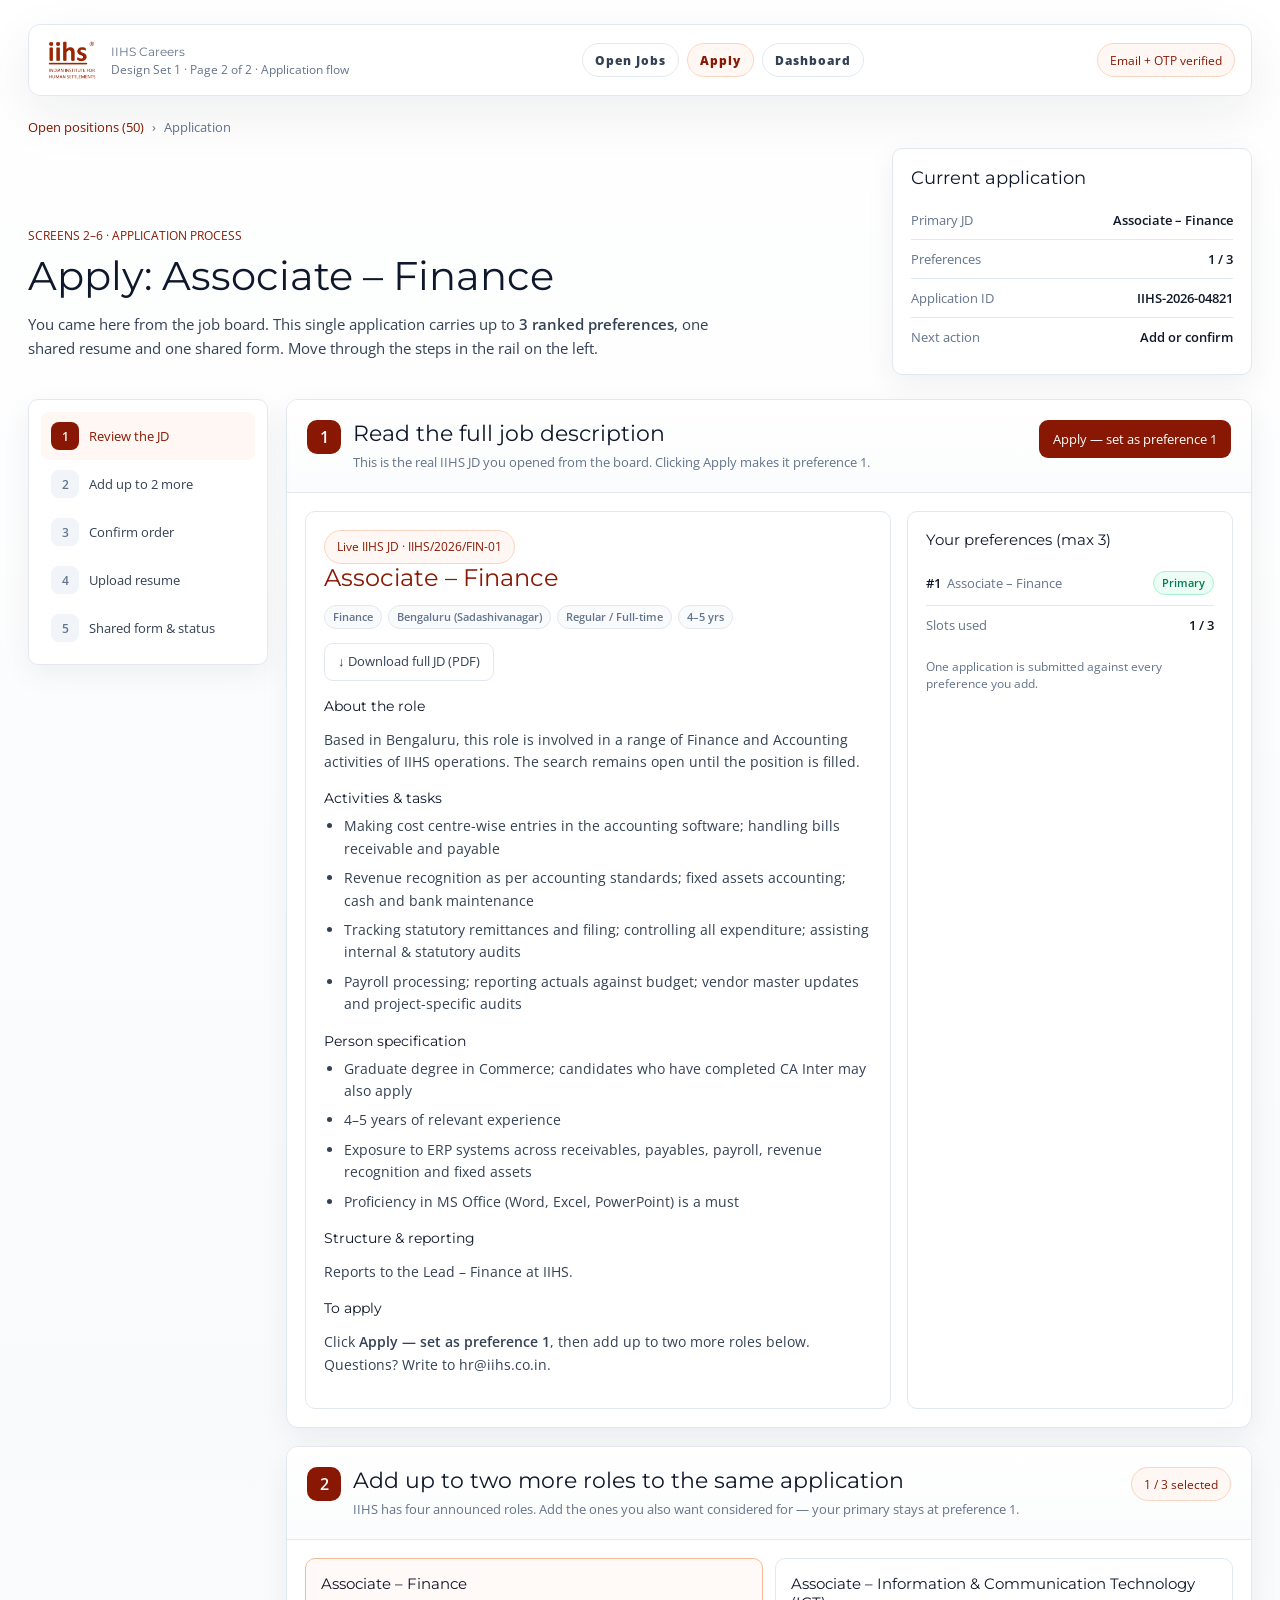
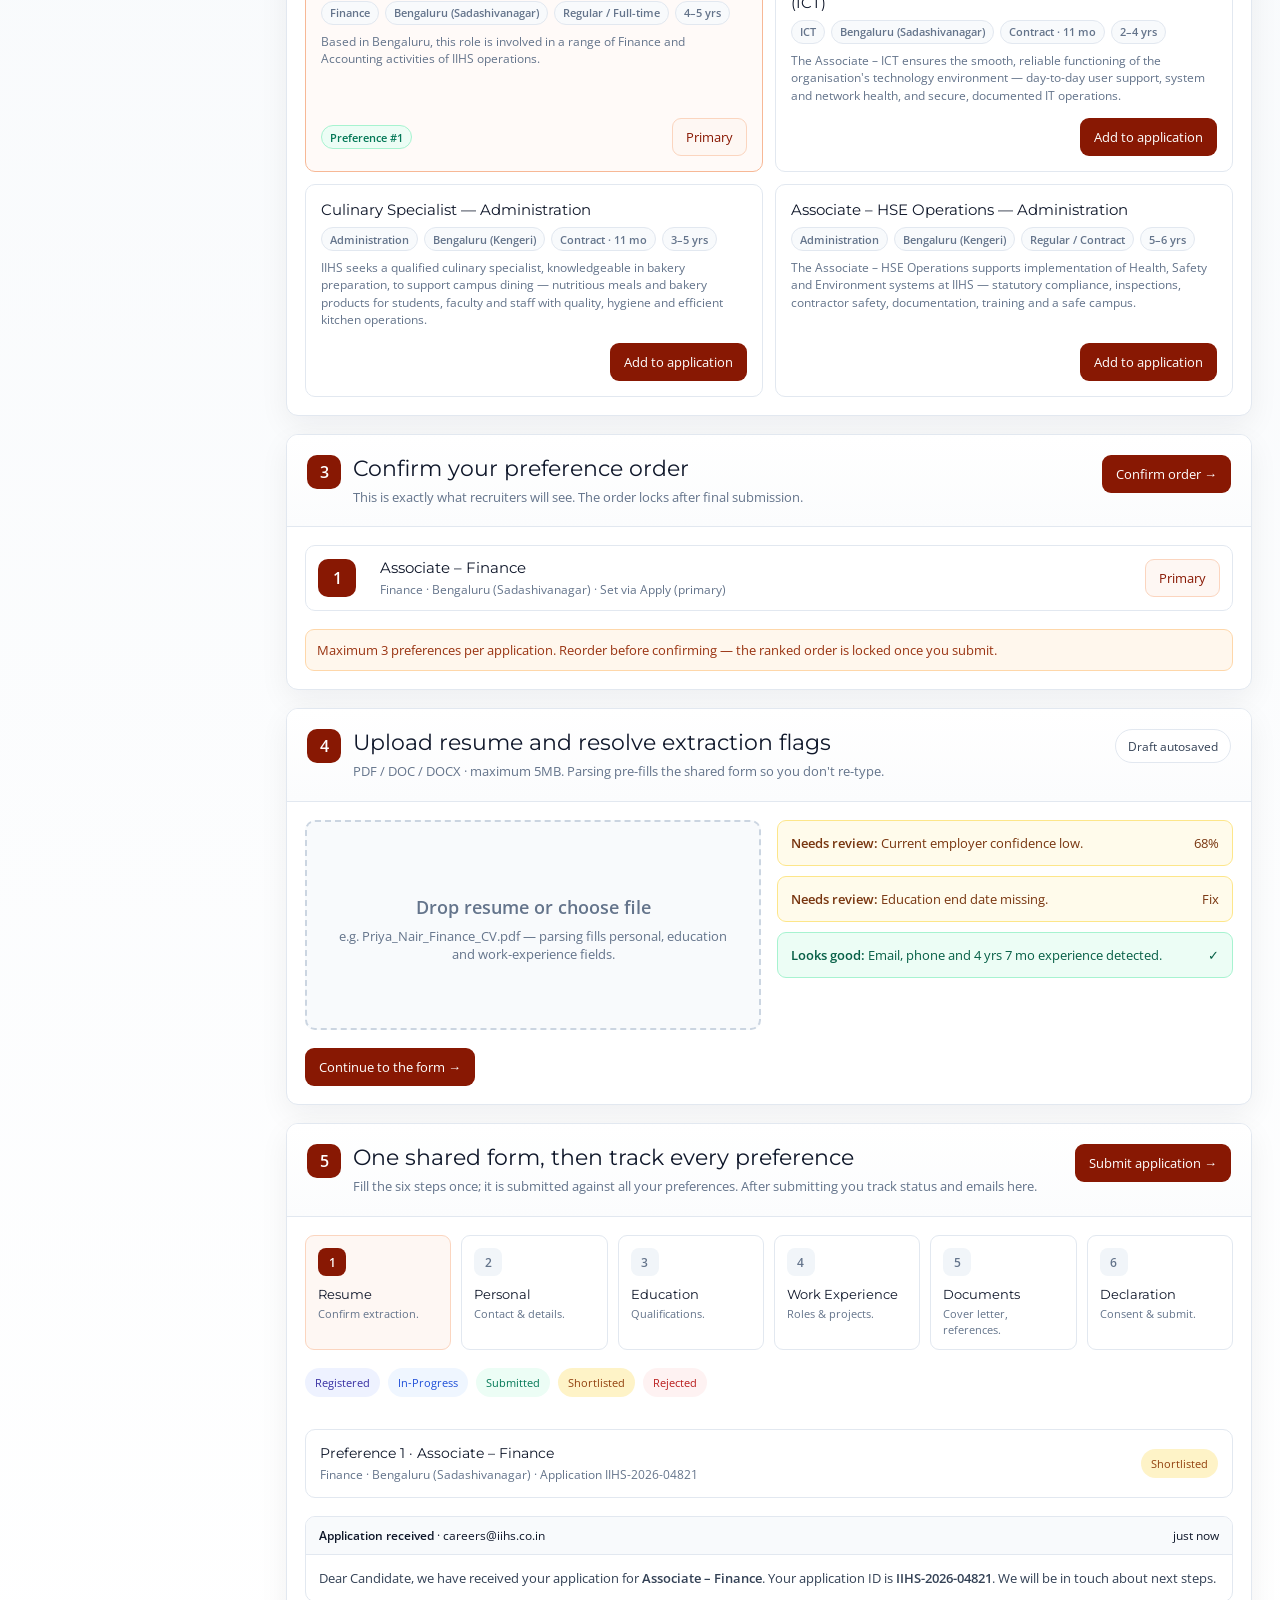
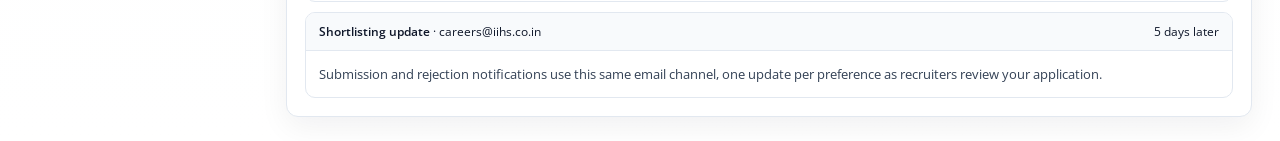
<file: candidate-realdata-design-1-apply.html>
<!doctype html>
<html lang="en">
  <head>
    <meta charset="utf-8">
    <meta name="viewport" content="width=device-width, initial-scale=1">
    <title>IIHS Careers · Design 1 · Application flow</title>
    <link rel="preconnect" href="https://fonts.googleapis.com">
    <link rel="preconnect" href="https://fonts.gstatic.com" crossorigin>
    <link href="https://fonts.googleapis.com/css2?family=Montserrat:wght@400;500;600;700&family=Open+Sans:wght@400;500;600;700;800&display=swap" rel="stylesheet">
    <style>
      :root{--brand:#881803;--brand2:#de5a2a;--soft:#fef7f3;--ink:#0f172a;--text:#334155;--muted:#64748b;--line:#e2e8f0;--bg:#f8fafc;--card:#fff;--green:#047857;--amber:#b45309;--red:#b91c1c;--blue:#1d4ed8}
      *{box-sizing:border-box}body{margin:0;background:linear-gradient(180deg,#fff 0%,var(--bg) 42%,#fff 100%);color:var(--ink);font-family:Inter,ui-sans-serif,system-ui,-apple-system,BlinkMacSystemFont,"Segoe UI",sans-serif;letter-spacing:0}a{text-decoration:none;color:inherit}.wrap{max-width:1360px;min-width:1180px;margin:0 auto;padding:24px 28px}.top{display:flex;justify-content:space-between;align-items:center;border:1px solid var(--line);background:#fffffff0;border-radius:12px;padding:14px 16px;box-shadow:0 18px 55px #0f172a12;position:sticky;top:16px;z-index:5}.brand{display:flex;align-items:center;gap:12px}.brand strong{display:block}.brand span{display:block;color:var(--muted);font-size:12px;margin-top:2px}.nav{display:flex;gap:8px}.nav a,.pill{display:inline-flex;align-items:center;justify-content:center;height:34px;border-radius:999px;border:1px solid var(--line);background:white;padding:0 12px;font-size:12px;font-weight:800;color:var(--text)}.nav a.active,.pill.hot{background:var(--soft);border-color:#fbd5bf;color:var(--brand)}
      .crumbs{display:flex;gap:8px;align-items:center;padding:22px 0 6px;color:var(--muted);font-size:13px}.crumbs a{color:var(--brand);font-weight:650}
      .flowhead{display:grid;grid-template-columns:1fr 360px;gap:22px;align-items:end;padding:6px 0 24px}.eyebrow{color:var(--brand);font-size:12px;font-weight:900;text-transform:uppercase;letter-spacing:.08em}h1{font-size:40px;line-height:1.04;margin:10px 0 0;max-width:760px;font-weight:650}.flowhead p{font-size:15px;line-height:1.6;color:var(--text);max-width:720px}.summary{border:1px solid var(--line);border-radius:10px;background:white;padding:18px;box-shadow:0 10px 30px rgba(15,23,42,.06)}.summary h2{font-size:18px;margin:0 0 12px}.summary div{display:flex;justify-content:space-between;border-bottom:1px solid var(--line);padding:10px 0;color:var(--muted);font-size:13px}.summary div:last-child{border:0}.summary strong{color:var(--ink)}
      .flow{display:grid;grid-template-columns:240px 1fr;gap:18px;align-items:start}.rail{position:sticky;top:104px;border:1px solid var(--line);border-radius:10px;background:white;padding:12px;box-shadow:0 10px 30px rgba(15,23,42,.06)}.rail a{display:grid;grid-template-columns:28px 1fr;gap:10px;align-items:center;padding:10px;border-radius:8px;color:var(--text);font-size:13px;font-weight:650}.rail a.active{background:var(--soft);color:var(--brand)}.num{display:grid;place-items:center;width:28px;height:28px;border-radius:8px;background:#f1f5f9;color:var(--muted);font-size:12px;font-weight:700}.active .num{background:var(--brand);color:white}
      .sections{display:grid;gap:18px}.section{border:1px solid var(--line);border-radius:12px;background:white;box-shadow:0 10px 30px rgba(15,23,42,.06);overflow:hidden}.section-head{display:flex;justify-content:space-between;gap:18px;align-items:flex-start;padding:20px;border-bottom:1px solid var(--line);background:linear-gradient(180deg,#fff,#fbfcfd)}.section-title{display:flex;gap:12px;align-items:flex-start}.section-num{display:grid;place-items:center;flex:0 0 auto;width:34px;height:34px;border-radius:10px;font-weight:700;background:var(--brand);color:white}.section h2{margin:0;font-size:22px;font-weight:650}.section-head p{margin:6px 0 0;color:var(--muted);font-size:13px;line-height:1.45}
      .btn{display:inline-flex;align-items:center;justify-content:center;min-height:38px;border-radius:9px;border:1px solid transparent;padding:0 13px;font-size:13px;font-weight:650;cursor:pointer}.primary{background:var(--brand);color:white;font-weight:400}.secondary{background:white;border-color:var(--line);color:var(--text)}.ghost{background:var(--soft);border-color:#fbd5bf;color:var(--brand)}.btn:disabled{opacity:.5;cursor:not-allowed}
      .detail{display:grid;grid-template-columns:1.35fr .75fr;gap:16px;padding:18px}.detail-card,.side-card{border:1px solid var(--line);border-radius:10px;background:white;padding:18px}.detail-card h3{font-size:24px;margin:0;color:var(--brand);font-weight:650;line-height:1.2}.detail-card .meta{display:flex;gap:6px;flex-wrap:wrap;margin:12px 0 4px}.detail-card h4{margin:16px 0 6px;font-size:14px}.detail-card p,.detail-card li{color:var(--text);line-height:1.6;font-size:14px}.detail-card ul{display:grid;gap:7px;margin:8px 0 0;padding-left:20px}.side-card h4{margin:0 0 12px;font-size:15px}.side-card .srow{display:flex;justify-content:space-between;gap:12px;border-bottom:1px solid var(--line);padding:10px 0;color:var(--muted);font-size:13px;align-items:center}.side-card .srow:last-child{border:0}.side-card strong{color:var(--ink)}
      .tag{display:inline-flex;align-items:center;min-height:24px;border:1px solid var(--line);border-radius:999px;background:#f8fafc;color:var(--muted);padding:0 8px;font-size:11px;font-weight:600}.tag.realtag{background:#ecfdf5;border-color:#a7f3d0;color:#047857}.tag.amber{background:#fffbeb;border-color:#fde68a;color:#92400e}
      .addgrid{display:grid;grid-template-columns:repeat(2,1fr);gap:12px;padding:18px}.addjob{border:1px solid var(--line);border-radius:10px;background:white;padding:15px;display:flex;flex-direction:column;gap:8px}.addjob.in{border-color:#f7b896;background:#fffaf8}.addjob h3{margin:0;font-size:15px;font-weight:650}.addjob p{margin:0;color:var(--muted);font-size:12px;line-height:1.45}.addjob .arow{display:flex;justify-content:space-between;align-items:center;margin-top:auto;padding-top:6px}
      .rank-list{display:grid;gap:10px;padding:18px}.rank-row{display:grid;grid-template-columns:50px 1fr 150px;gap:12px;align-items:center;border:1px solid var(--line);border-radius:10px;background:white;padding:12px}.rank{display:grid;place-items:center;width:38px;height:38px;border-radius:10px;background:var(--brand);color:white;font-size:16px;font-weight:700}.rank-row:nth-child(2) .rank{background:#a0461f}.rank-row:nth-child(3) .rank{background:var(--brand2)}.rank-row h3{margin:0;font-size:15px;font-weight:650}.rank-row p{margin:4px 0 0;color:var(--muted);font-size:12px}.rank-ctrls{display:flex;gap:6px;justify-content:flex-end}.lock{margin:0 18px 18px;border:1px solid #fed7aa;border-radius:9px;background:#fff7ed;color:#9a3412;padding:11px;font-size:13px;font-weight:650}
      .upload-grid{display:grid;grid-template-columns:1fr 1fr;gap:16px;padding:18px}.drop{display:grid;place-items:center;min-height:210px;border:2px dashed #cbd5e1;border-radius:10px;background:#f8fafc;text-align:center;padding:22px}.drop b{display:block;font-size:18px}.drop span{display:block;margin-top:8px;color:var(--muted);font-size:13px}.review{display:grid;gap:10px;align-content:start}.flag{display:flex;justify-content:space-between;gap:12px;border:1px solid #fde68a;background:#fffbeb;color:#78350f;border-radius:9px;padding:13px;font-size:13px}.flag.ok{border-color:#a7f3d0;background:#ecfdf5;color:#065f46}
      .steps{display:grid;grid-template-columns:repeat(6,1fr);gap:10px;padding:18px}.step{border:1px solid var(--line);border-radius:9px;background:white;min-height:96px;padding:12px}.step.active{background:var(--soft);border-color:#fbd5bf}.step b{display:grid;place-items:center;width:28px;height:28px;border-radius:8px;background:#f1f5f9;color:var(--muted);font-size:12px;font-weight:700}.step.active b{background:var(--brand);color:white}.step h3{margin:10px 0 4px;font-size:13px;font-weight:650}.step p{margin:0;color:var(--muted);font-size:11px;line-height:1.4}
      .apps{display:grid;gap:10px;padding:18px}.appcard{border:1px solid var(--line);border-radius:10px;padding:14px;display:grid;grid-template-columns:1fr auto;gap:12px;align-items:center}.appcard h4{margin:0 0 4px;font-size:14px;font-weight:650}.appcard p{margin:0;color:var(--muted);font-size:12px}
      .status{display:flex;gap:8px;padding:0 18px 14px;flex-wrap:wrap}.chip{border-radius:999px;padding:7px 10px;font-size:11px;font-weight:600}.registered{background:#eef2ff;color:#3730a3}.progress{background:#eff6ff;color:#1d4ed8}.submitted{background:#ecfdf5;color:#047857}.shortlisted{background:#fef3c7;color:#92400e}.rejected{background:#fef2f2;color:#b91c1c}
      .emails{display:grid;gap:10px;padding:0 18px 18px}.email{border:1px solid var(--line);border-radius:10px;overflow:hidden}.email .ehead{display:flex;justify-content:space-between;background:#f8fafc;padding:10px 13px;font-size:12px;border-bottom:1px solid var(--line)}.email .ebody{padding:13px;font-size:13px;color:var(--text);line-height:1.55}
      .toast{position:fixed;right:24px;bottom:24px;width:330px;border:1px solid #bbf7d0;background:#f0fdf4;color:#14532d;border-radius:10px;box-shadow:0 18px 55px #0f172a2a;padding:14px;display:none}.toast.show{display:block}.toast strong{display:block;font-size:13px}.toast span{font-size:12px}
:root{--iihs-body-font:'Open Sans',Arial,sans-serif;--iihs-heading-font:'Montserrat','Open Sans',Arial,sans-serif}
body,input,select,textarea,button,p,li,td,th,a,span,small,.btn,.pill,.tag,.chip{font-family:var(--iihs-body-font)!important;font-weight:400!important;letter-spacing:0!important}
h1,h2,h3,h4,h5,h6,.brand strong,.section h2,.detail-card h3{font-family:var(--iihs-heading-font)!important;font-weight:400!important;letter-spacing:0!important}
strong,b,.rank,.num,.section-num,.tag{font-family:var(--iihs-body-font)!important;font-weight:600!important;letter-spacing:0!important}
.nav a{font-family:var(--iihs-body-font)!important;font-weight:800!important;letter-spacing:1px!important}
.btn.primary,.primary{font-weight:400!important}
      .logo-img{display:block;width:54px;height:auto;max-height:42px;object-fit:contain;flex:0 0 auto}
    </style>
  </head>
  <body>
    <div class="wrap">
      <header class="top">
        <a class="brand" href="candidate-realdata-design-1.html"><img class="logo-img" src="iihs-co-in-logo.jpg" alt="IIHS logo"><span><strong>IIHS Careers</strong><span>Design Set 1 · Page 2 of 2 · Application flow</span></span></a>
        <nav class="nav"><a href="candidate-realdata-design-1.html">Open Jobs</a><a class="active" href="#step1">Apply</a><a href="#step5">Dashboard</a></nav>
        <span class="pill hot">Email + OTP verified</span>
      </header>

      <div class="crumbs"><a href="candidate-realdata-design-1.html">Open positions (50)</a> ›<span>Application</span></div>

      <section class="flowhead">
        <div><span class="eyebrow">Screens 2–6 · Application process</span><h1 id="flowH1">Apply to your selected position</h1><p>You came here from the job board. This single application carries up to <b>3 ranked preferences</b>, one shared resume and one shared form. Move through the steps in the rail on the left.</p></div>
        <aside class="summary"><h2>Current application</h2><div><span>Primary JD</span><strong id="sumPrimary">—</strong></div><div><span>Preferences</span><strong id="sumCount">1 / 3</strong></div><div><span>Application ID</span><strong>IIHS-2026-04821</strong></div><div><span>Next action</span><strong id="sumNext">Confirm order</strong></div></aside>
      </section>

      <div class="flow">
        <aside class="rail" id="rail">
          <a href="#step1"><span class="num">1</span>Review the JD</a>
          <a href="#step2"><span class="num">2</span>Add up to 2 more</a>
          <a href="#step3"><span class="num">3</span>Confirm order</a>
          <a href="#step4"><span class="num">4</span>Upload resume</a>
          <a href="#step5"><span class="num">5</span>Shared form &amp; status</a>
        </aside>
        <div class="sections">

          <!-- STEP 1: JD DETAIL -->
          <section id="step1" class="section">
            <div class="section-head"><span class="section-title"><span class="section-num">1</span><span><h2>Read the full job description</h2><p>This is the real IIHS JD you opened from the board. Clicking Apply makes it preference&nbsp;1.</p></span></span><a class="btn primary" href="#step2" id="applyBtn">Apply — set as preference 1</a></div>
            <div class="detail">
              <article class="detail-card" id="jdDetail"></article>
              <aside class="side-card"><h4>Your preferences (max 3)</h4><div id="prefMini"></div><p style="color:var(--muted);font-size:12px;margin:14px 0 0">One application is submitted against every preference you add.</p></aside>
            </div>
          </section>

          <!-- STEP 2: ADD MORE -->
          <section id="step2" class="section">
            <div class="section-head"><span class="section-title"><span class="section-num">2</span><span><h2>Add up to two more roles to the same application</h2><p>IIHS has four announced roles. Add the ones you also want considered for — your primary stays at preference&nbsp;1.</p></span></span><span class="pill hot" id="selPill">1 / 3 selected</span></div>
            <div class="addgrid" id="addGrid"></div>
          </section>

          <!-- STEP 3: CONFIRM ORDER -->
          <section id="step3" class="section">
            <div class="section-head"><span class="section-title"><span class="section-num">3</span><span><h2>Confirm your preference order</h2><p>This is exactly what recruiters will see. The order locks after final submission.</p></span></span><a class="btn primary" href="#step4">Confirm order →</a></div>
            <div class="rank-list" id="rankList"></div>
            <p class="lock">Maximum 3 preferences per application. Reorder before confirming — the ranked order is locked once you submit.</p>
          </section>

          <!-- STEP 4: RESUME -->
          <section id="step4" class="section">
            <div class="section-head"><span class="section-title"><span class="section-num">4</span><span><h2>Upload resume and resolve extraction flags</h2><p>PDF / DOC / DOCX · maximum 5MB. Parsing pre-fills the shared form so you don't re-type.</p></span></span><span class="pill">Draft autosaved</span></div>
            <div class="upload-grid">
              <div class="drop"><span><b>Drop resume or choose file</b><span>e.g. Priya_Nair_Finance_CV.pdf — parsing fills personal, education and work-experience fields.</span></span></div>
              <div class="review">
                <div class="flag"><span><b>Needs review:</b> Current employer confidence low.</span><span>68%</span></div>
                <div class="flag"><span><b>Needs review:</b> Education end date missing.</span><span>Fix</span></div>
                <div class="flag ok"><span><b>Looks good:</b> Email, phone and 4 yrs 7 mo experience detected.</span><span>✓</span></div>
              </div>
            </div>
            <div style="padding:0 18px 18px"><a class="btn primary" href="#step5">Continue to the form →</a></div>
          </section>

          <!-- STEP 5: SHARED FORM + DASHBOARD -->
          <section id="step5" class="section">
            <div class="section-head"><span class="section-title"><span class="section-num">5</span><span><h2>One shared form, then track every preference</h2><p>Fill the six steps once; it is submitted against all your preferences. After submitting you track status and emails here.</p></span></span><button class="btn primary" id="submitBtn">Submit application →</button></div>
            <div class="steps">
              <article class="step active"><b>1</b><h3>Resume</h3><p>Confirm extraction.</p></article>
              <article class="step"><b>2</b><h3>Personal</h3><p>Contact &amp; details.</p></article>
              <article class="step"><b>3</b><h3>Education</h3><p>Qualifications.</p></article>
              <article class="step"><b>4</b><h3>Work Experience</h3><p>Roles &amp; projects.</p></article>
              <article class="step"><b>5</b><h3>Documents</h3><p>Cover letter, references.</p></article>
              <article class="step"><b>6</b><h3>Declaration</h3><p>Consent &amp; submit.</p></article>
            </div>
            <div class="status"><span class="chip registered">Registered</span><span class="chip progress">In-Progress</span><span class="chip submitted">Submitted</span><span class="chip shortlisted">Shortlisted</span><span class="chip rejected">Rejected</span></div>
            <div class="apps" id="appCards"></div>
            <div class="emails">
              <div class="email"><div class="ehead"><span><b>Application received</b> · careers@iihs.co.in</span><span>just now</span></div><div class="ebody" id="emailBody">Dear Candidate, we have received your application. Your application ID is <b>IIHS-2026-04821</b>. We will be in touch about next steps.</div></div>
              <div class="email"><div class="ehead"><span><b>Shortlisting update</b> · careers@iihs.co.in</span><span>5 days later</span></div><div class="ebody">Submission and rejection notifications use this same email channel, one update per preference as recruiters review your application.</div></div>
            </div>
          </section>

        </div>
      </div>
    </div>
    <aside class="toast" id="toast"><strong id="toastT">Preference added</strong><span id="toastS"></span></aside>

    <script>
      // ---- Full real JD content for the 4 IIHS roles ----
      const REAL={
        finance:{about:"Based in Bengaluru, this role is involved in a range of Finance and Accounting activities of IIHS operations. The search remains open until the position is filled.",resp:["Making cost centre-wise entries in the accounting software; handling bills receivable and payable","Revenue recognition as per accounting standards; fixed assets accounting; cash and bank maintenance","Tracking statutory remittances and filing; controlling all expenditure; assisting internal & statutory audits","Payroll processing; reporting actuals against budget; vendor master updates and project-specific audits"],spec:["Graduate degree in Commerce; candidates who have completed CA Inter may also apply","4–5 years of relevant experience","Exposure to ERP systems across receivables, payables, payroll, revenue recognition and fixed assets","Proficiency in MS Office (Word, Excel, PowerPoint) is a must"],report:"Reports to the Lead – Finance at IIHS."},
        ict:{about:"The Associate – ICT ensures the smooth, reliable functioning of the organisation's technology environment — day-to-day user support, system and network health, and secure, documented IT operations. Contractual position, initial term 11 months, renewable on mutual consent.",resp:["Installing and configuring hardware, software and peripherals; troubleshooting for end-users","Monitoring and maintaining systems and networks for uptime; backups, data recovery and security protocols","Hardware/software inventory, licensing compliance and patch management; logging and closing tickets per SLA","Wi-Fi, cabling and VLAN support; setting up projectors, VC equipment and webinars; on-call rotation"],spec:["Bachelor's degree in IT, Computer Science or a related field","2–4 years of experience in IT Support Services in any industry","Strong technical skills; ability to troubleshoot complex problems independently and in a team","Excellent communication, problem-solving and time-management skills"],report:"External Consultant coordinating with the Lead — ICT at IIHS."},
        culinary:{about:"IIHS seeks a qualified culinary specialist, knowledgeable in bakery preparation, to support campus dining — nutritious meals and bakery products for students, faculty and staff with quality, hygiene and efficient kitchen operations. Contractual, 11 months, renewable.",resp:["Preparing and supervising daily food production for campus dining facilities","Producing breads, buns, cakes, pastries, cookies and desserts; monitoring bakery schedules","Menu planning for balanced nutrition; ensuring FSSAI food-safety, hygiene and sanitation compliance","Inventory and stock rotation (FIFO); procurement coordination; supervising kitchen staff; cost control"],spec:["Diploma or Degree in Hotel Management, Culinary Arts, or Bakery & Confectionery","3–5 years in institutional catering, hotels or large-scale food production","Practical knowledge of bakery production and bulk cooking; food-safety standards","Team supervision, production planning and time-management skills"],report:"External Consultant coordinating with the Manager — Administration at IIHS."},
        hse:{about:"The Associate – HSE Operations supports implementation of Health, Safety and Environment systems at IIHS — statutory compliance, inspections, contractor safety, documentation, training and a safe campus. Either a regular position or an 11-month contractual engagement with potential to turn regular.",resp:["Maintaining HSE legal compliance records and statutory documentation","Routine safety inspections across construction areas, kitchens, hostels, offices and vendor zones","Risk assessments and corrective-action tracking; contractor safety and PPE monitoring","Toolbox talks, safety inductions, incident reporting, mock drills and periodic safety reports"],spec:["Diploma/Bachelor's in Technology/Engineering, or Science graduate with safety exposure; DGFASLI Diploma in Industrial Safety preferable","5–6 years of relevant HSE experience (construction preferred)","Knowledge of safety standards & compliance; strong documentation and reporting","English & Kannada preferred, Hindi for site-facing role; willing to work rotational shifts"],report:"Reports to the Manager – HSE Operations at IIHS."}
      };
      const TEMPLATES=[
        {key:"finance",title:"Associate – Finance",fn:"Finance",loc:"Bengaluru (Sadashivanagar)",type:"Regular / Full-time",exp:"4–5 yrs"},
        {key:"ict",title:"Associate – Information & Communication Technology (ICT)",fn:"ICT",loc:"Bengaluru (Sadashivanagar)",type:"Contract · 11 mo",exp:"2–4 yrs"},
        {key:"culinary",title:"Culinary Specialist — Administration",fn:"Administration",loc:"Bengaluru (Kengeri)",type:"Contract · 11 mo",exp:"3–5 yrs"},
        {key:"hse",title:"Associate – HSE Operations — Administration",fn:"Administration",loc:"Bengaluru (Kengeri)",type:"Regular / Contract",exp:"5–6 yrs"}
      ];
      const PREFIX={finance:"FIN",ict:"ICT",culinary:"CUL",hse:"HSE"};
      // Real JD PDFs inside the sample-JDs folder (download links only — no new PDFs generated).
      const PDF={
        finance:"sample-JDs/Associate-–-Finance (1).pdf",
        ict:"sample-JDs/Associate-–-Information-and-Communication-Technology.pdf",
        culinary:"sample-JDs/Culinary-Specialist-—-Administration (1).pdf",
        hse:"sample-JDs/Associate-–-Health-Safety-and-Environment-HSE-Operations-—-Administration- (1).pdf"
      };
      const pdfHref=key=>encodeURI(PDF[key]);
      // Resolve the opening that was clicked on the board (?job=ID) back to one of the 4 real JDs.
      const params=new URLSearchParams(location.search);
      const jobId=parseInt(params.get('job')||'1',10);
      const template=TEMPLATES[(jobId-1)%4];
      const reqSeq=String(Math.floor((jobId-1)/4)+1).padStart(2,'0');
      const primary={...template,req:`IIHS/2026/${PREFIX[template.key]}-${reqSeq}`};

      // preferences = array of template keys, index 0 is primary/rank 1
      let prefs=[primary.key];

      const $=s=>document.querySelector(s);
      function toast(t,s){$('#toastT').textContent=t;$('#toastS').textContent=s;const el=$('#toast');el.classList.add('show');clearTimeout(window._tt);window._tt=setTimeout(()=>el.classList.remove('show'),2600);}

      function renderDetail(){
        const d=REAL[primary.key];
        $('#flowH1').textContent='Apply: '+primary.title;
        $('#jdDetail').innerHTML=`<span class="pill hot">Live IIHS JD · ${primary.req}</span>
          <h3>${primary.title}</h3>
          <div class="meta"><span class="tag">${primary.fn}</span><span class="tag">${primary.loc}</span><span class="tag">${primary.type}</span><span class="tag">${primary.exp}</span></div>
          <p style="margin:14px 0 0"><a class="btn secondary" href="${pdfHref(primary.key)}" download>↓ Download full JD (PDF)</a></p>
          <h4>About the role</h4><p>${d.about}</p>
          <h4>Activities &amp; tasks</h4><ul>${d.resp.map(r=>`<li>${r}</li>`).join('')}</ul>
          <h4>Person specification</h4><ul>${d.spec.map(s=>`<li>${s}</li>`).join('')}</ul>
          <h4>Structure &amp; reporting</h4><p>${d.report}</p>
          <h4>To apply</h4><p>Click <b>Apply — set as preference 1</b>, then add up to two more roles below. Questions? Write to hr@iihs.co.in.</p>`;
      }
      function tmpl(key){return TEMPLATES.find(t=>t.key===key);}
      function renderPrefMini(){
        const el=$('#prefMini');
        el.innerHTML=prefs.map((k,i)=>{const t=tmpl(k);return `<div class="srow"><span><strong>#${i+1}</strong> &nbsp;${t.title}</span>${i===0?'<span class="tag realtag">Primary</span>':`<a href="#" onclick="removePref('${k}');return false" style="color:var(--brand);font-size:12px">remove</a>`}</div>`;}).join('')
          +`<div class="srow"><span>Slots used</span><strong>${prefs.length} / 3</strong></div>`;
      }
      function renderAdd(){
        const el=$('#addGrid');
        el.innerHTML=TEMPLATES.map(t=>{
          const inList=prefs.includes(t.key);const isPrimary=prefs[0]===t.key;const rank=prefs.indexOf(t.key)+1;const d=REAL[t.key];
          return `<article class="addjob ${inList?'in':''}">
            <h3>${t.title}</h3>
            <div class="meta" style="display:flex;gap:6px;flex-wrap:wrap"><span class="tag">${t.fn}</span><span class="tag">${t.loc}</span><span class="tag">${t.type}</span><span class="tag">${t.exp}</span></div>
            <p>${d.about.split('. ')[0]}.</p>
            <div class="arow">${inList?`<span class="tag realtag">Preference #${rank}</span>`:`<span></span>`}
              ${isPrimary?'<span class="btn ghost">Primary</span>':inList?`<button class="btn secondary" onclick="removePref('${t.key}')">Remove</button>`:`<button class="btn primary" onclick="addPref('${t.key}')" ${prefs.length>=3?'disabled':''}>${prefs.length>=3?'3/3 full':'Add to application'}</button>`}
            </div></article>`;
        }).join('');
        $('#selPill').textContent=prefs.length+' / 3 selected';
      }
      function renderRank(){
        const el=$('#rankList');
        el.innerHTML=prefs.map((k,i)=>{const t=tmpl(k);return `<article class="rank-row"><span class="rank">${i+1}</span>
          <span><h3>${t.title}</h3><p>${t.fn} · ${t.loc} · ${i===0?'Set via Apply (primary)':'Added preference'}</p></span>
          <span class="rank-ctrls">${i>0?`<button class="btn secondary" onclick="move(${i},-1)">▲ Up</button>`:'<span class="btn ghost">Primary</span>'}${i<prefs.length-1?`<button class="btn secondary" onclick="move(${i},1)">▼</button>`:''}</span></article>`;}).join('');
      }
      function renderApps(){
        const labels=[['shortlisted','Shortlisted'],['progress','Under review'],['submitted','Submitted']];
        $('#appCards').innerHTML=prefs.map((k,i)=>{const t=tmpl(k);const st=labels[i]||['submitted','Submitted'];return `<div class="appcard"><div><h4>Preference ${i+1} · ${t.title}</h4><p>${t.fn} · ${t.loc} · Application IIHS-2026-04821</p></div><span class="chip ${st[0]}">${st[1]}</span></div>`;}).join('');
        $('#emailBody').innerHTML=`Dear Candidate, we have received your application for <b>${tmpl(prefs[0]).title}</b>${prefs.length>1?` and ${prefs.length-1} other preference${prefs.length>2?'s':''}`:''}. Your application ID is <b>IIHS-2026-04821</b>. We will be in touch about next steps.`;
      }
      function renderSummary(){
        $('#sumPrimary').textContent=tmpl(prefs[0]).title.replace(/—.*/,'').replace(/\(.*\)/,'').trim();
        $('#sumCount').textContent=prefs.length+' / 3';
        $('#sumNext').textContent=prefs.length<3?'Add or confirm':'Confirm order';
      }
      function renderAll(){renderPrefMini();renderAdd();renderRank();renderApps();renderSummary();}

      window.addPref=function(k){if(prefs.includes(k))return;if(prefs.length>=3){toast('Limit reached','Up to 3 preferences per application.');return;}prefs.push(k);renderAll();toast('Preference added',tmpl(k).title+' is now #'+prefs.length);};
      window.removePref=function(k){if(prefs[0]===k)return;prefs=prefs.filter(x=>x!==k);renderAll();};
      window.move=function(i,dir){const j=i+dir;if(j<1||j>=prefs.length)return;[prefs[i],prefs[j]]=[prefs[j],prefs[i]];renderRank();renderApps();renderPrefMini();};
      $('#submitBtn').onclick=function(){toast('Application submitted','Confirmation sent to your verified email.');location.hash='#step5';};

      // rail active-state on scroll
      const railLinks=[...document.querySelectorAll('#rail a')];
      const secs=['step1','step2','step3','step4','step5'].map(id=>document.getElementById(id));
      const obs=new IntersectionObserver(es=>{es.forEach(e=>{if(e.isIntersecting){railLinks.forEach(a=>a.classList.toggle('active',a.getAttribute('href')==='#'+e.target.id));}});},{rootMargin:'-45% 0px -50% 0px'});
      secs.forEach(s=>obs.observe(s));

      renderDetail();renderAll();
      // If arriving via "View JD" we still show everything; "Apply" mode just scrolls to add step.
      if(params.get('mode')==='apply'){setTimeout(()=>{location.hash='#step2';},60);}
    </script>
  </body>
</html>
</file>
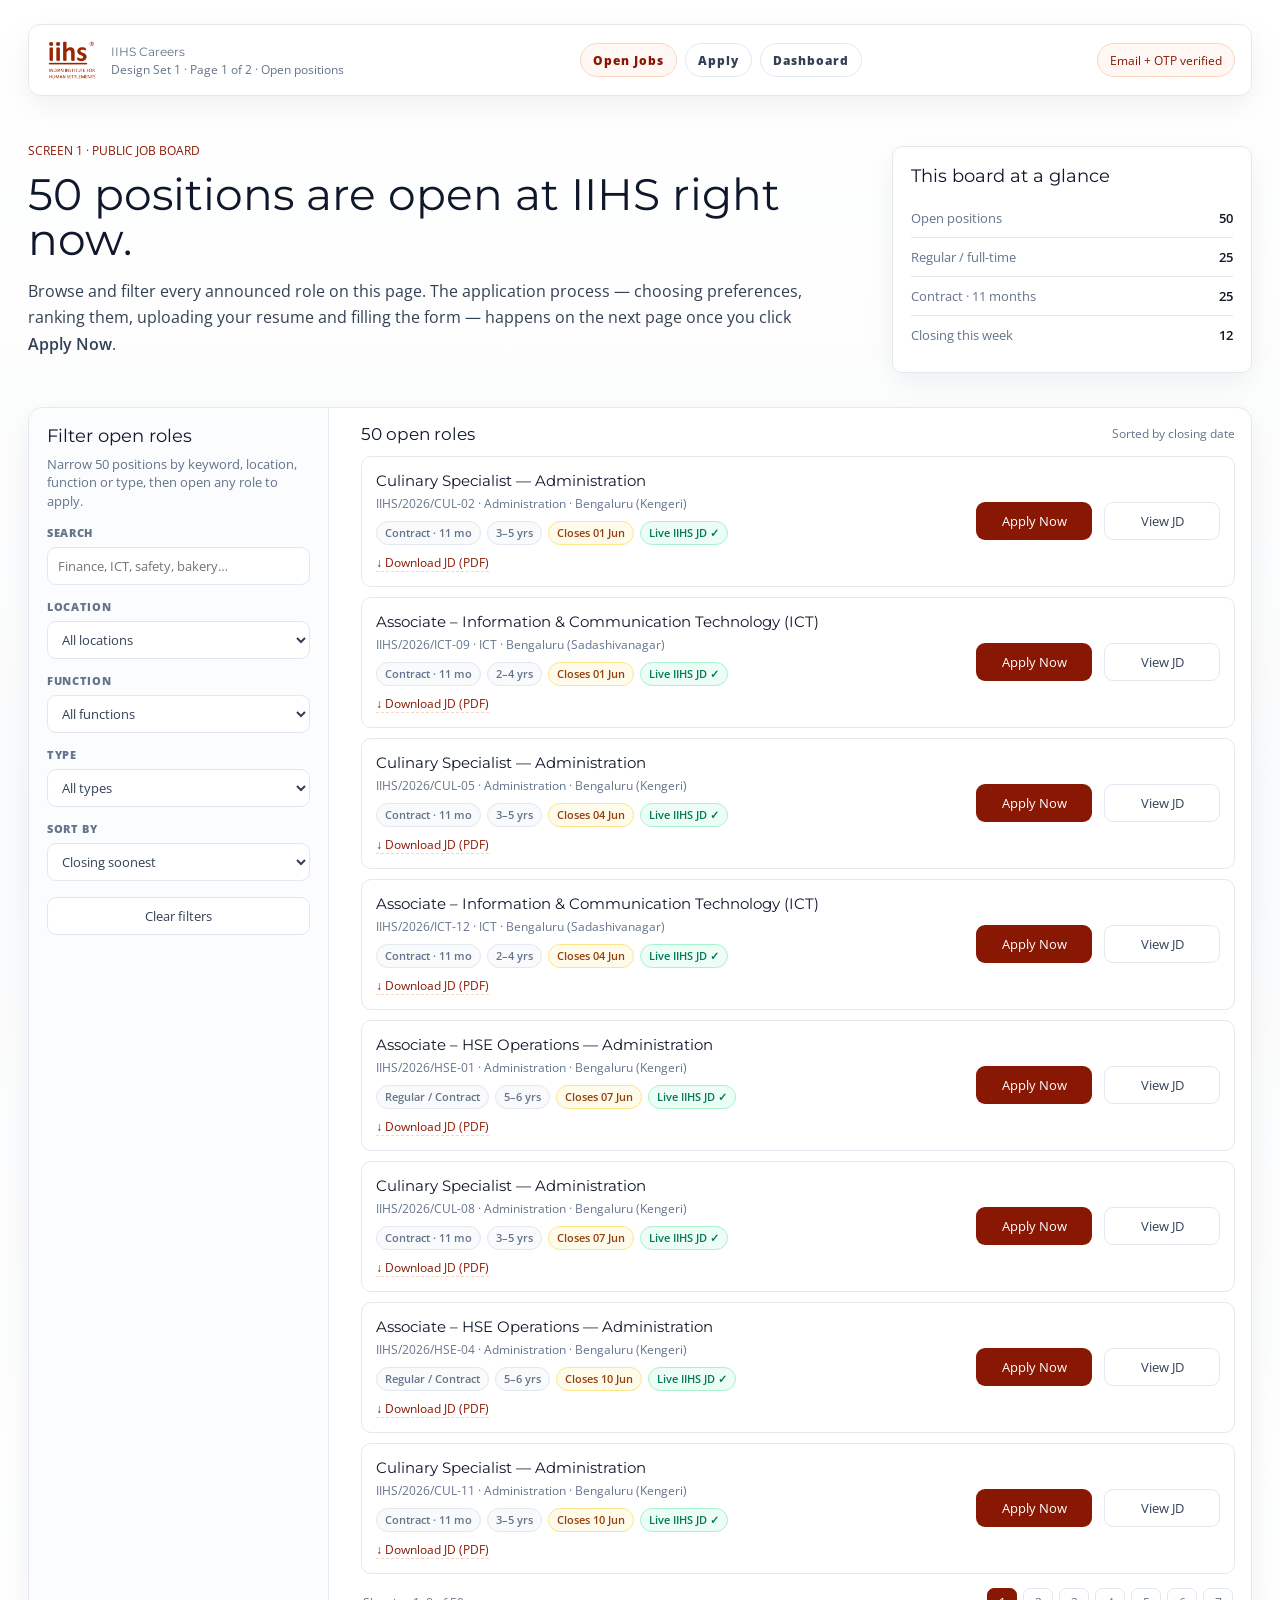
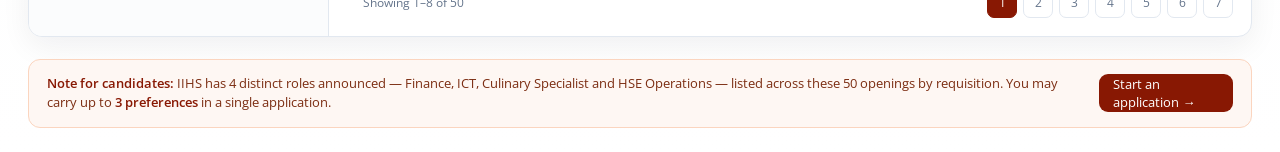
<file: candidate-realdata-design-1.html>
<!doctype html>
<html lang="en">
  <head>
    <meta charset="utf-8">
    <meta name="viewport" content="width=device-width, initial-scale=1">
    <title>IIHS Careers · Design 1 · Candidate view (50 open positions)</title>
    <link rel="preconnect" href="https://fonts.googleapis.com">
    <link rel="preconnect" href="https://fonts.gstatic.com" crossorigin>
    <link href="https://fonts.googleapis.com/css2?family=Montserrat:wght@400;500;600;700&family=Open+Sans:wght@400;500;600;700;800&display=swap" rel="stylesheet">
    <style>
      :root{--brand:#881803;--brand2:#de5a2a;--soft:#fef7f3;--ink:#0f172a;--text:#334155;--muted:#64748b;--line:#e2e8f0;--bg:#f8fafc;--card:#fff;--green:#047857;--amber:#b45309;--red:#b91c1c;--blue:#1d4ed8}
      *{box-sizing:border-box}body{margin:0;background:linear-gradient(180deg,#fff 0%,var(--bg) 42%,#fff 100%);color:var(--ink);font-family:Inter,ui-sans-serif,system-ui,-apple-system,BlinkMacSystemFont,"Segoe UI",sans-serif;letter-spacing:0}a{text-decoration:none;color:inherit}.wrap{max-width:1360px;min-width:1180px;margin:0 auto;padding:24px 28px}.top{display:flex;justify-content:space-between;align-items:center;border:1px solid var(--line);background:#fffffff0;border-radius:12px;padding:14px 16px;box-shadow:0 18px 55px #0f172a12;position:sticky;top:16px;z-index:5}.brand{display:flex;align-items:center;gap:12px}.mark{display:grid;place-items:center;width:42px;height:42px;border-radius:10px;background:var(--brand);color:white;font-weight:900;font-size:12px}.brand strong{display:block}.brand span{display:block;color:var(--muted);font-size:12px;margin-top:2px}.nav{display:flex;gap:8px}.nav a,.pill{display:inline-flex;align-items:center;justify-content:center;height:34px;border-radius:999px;border:1px solid var(--line);background:white;padding:0 12px;font-size:12px;font-weight:800;color:var(--text)}.nav a.active,.pill.hot{background:var(--soft);border-color:#fbd5bf;color:var(--brand)}
      .hero{display:grid;grid-template-columns:1fr 360px;gap:22px;align-items:end;padding:42px 0 26px}.eyebrow{color:var(--brand);font-size:12px;font-weight:900;text-transform:uppercase;letter-spacing:.08em}h1{font-size:48px;line-height:1.02;margin:12px 0 0;max-width:850px}.hero p{font-size:16px;line-height:1.65;color:var(--text);max-width:780px}.summary{border:1px solid var(--line);border-radius:10px;background:white;padding:18px;box-shadow:0 18px 55px #0f172a12}.summary h2{font-size:18px;margin:0 0 12px}.summary div{display:flex;justify-content:space-between;border-bottom:1px solid var(--line);padding:10px 0;color:var(--muted);font-size:13px}.summary div:last-child{border:0}.summary strong{color:var(--ink)}
      .btn{display:inline-flex;align-items:center;justify-content:center;min-height:38px;border-radius:9px;border:1px solid transparent;padding:0 13px;font-size:13px;font-weight:900;cursor:pointer}.primary{background:var(--brand);color:white}.secondary{background:white;border-color:var(--line);color:var(--text)}.ghost{background:var(--soft);border-color:#fbd5bf;color:var(--brand)}
      .tag{display:inline-flex;align-items:center;min-height:24px;border:1px solid var(--line);border-radius:999px;background:#f8fafc;color:var(--muted);padding:0 8px;font-size:11px;font-weight:800}.tag.realtag{background:#ecfdf5;border-color:#a7f3d0;color:#047857}.tag.amber{background:#fffbeb;border-color:#fde68a;color:#92400e}
      body{background:linear-gradient(180deg,#ffffff 0%,#fafbfc 48%,#ffffff 100%)}
      .top,.summary,.section{box-shadow:0 10px 30px rgba(15,23,42,.06)}
      h1{font-size:44px;font-weight:650;letter-spacing:0}
      .btn,.pill,.nav a,.tag,.eyebrow{font-weight:650}
      .mark{font-weight:700}
      .primary{box-shadow:none}
      .browse-board{display:grid;grid-template-columns:300px 1fr;gap:16px;margin-top:8px;border:1px solid var(--line);border-radius:14px;background:white;box-shadow:0 10px 30px rgba(15,23,42,.06);overflow:hidden}.browse-filters{padding:18px;border-right:1px solid var(--line);background:#fbfcfd}.browse-filters h2{font-size:18px;line-height:1.15;margin:0 0 8px}.browse-filters p{margin:0 0 14px;color:var(--muted);font-size:13px;line-height:1.45}.browse-filters label{display:block;margin-top:14px;color:var(--muted);font-size:11px;font-weight:800;text-transform:uppercase;letter-spacing:.06em}.browse-filters input,.browse-filters select{width:100%;height:38px;margin-top:7px;border:1px solid var(--line);border-radius:9px;background:white;padding:0 10px;color:var(--text);font:13px var(--iihs-body-font)}.browse-results{padding:16px}.browse-results-head{display:flex;justify-content:space-between;align-items:center;margin-bottom:12px}.browse-results-head h2{font-size:17px;margin:0}.browse-results-head span{color:var(--muted);font-size:12px}
      .result-list{display:grid;gap:10px}.result-row{display:grid;grid-template-columns:1fr 116px 116px;gap:12px;align-items:center;border:1px solid var(--line);border-radius:10px;padding:14px;background:white}.result-row:hover{border-color:#f7b896;background:#fffaf8}.result-row h3{margin:0;font-size:15px;font-weight:650}.result-row h3:hover{color:var(--brand);cursor:pointer}.result-row .pri{margin:5px 0 0;color:var(--muted);font-size:12px}.result-meta{display:flex;gap:6px;flex-wrap:wrap;margin-top:9px}.jdlink{display:inline-block;margin-top:9px;color:var(--brand);font-size:12px;font-weight:650;border-bottom:1px dashed #fbd5bf}.jdlink:hover{border-bottom-style:solid}
      .pager{display:flex;justify-content:space-between;align-items:center;padding:14px 2px 2px;color:var(--muted);font-size:12px}.pager .pages{display:flex;gap:6px}.pager .pages span{min-width:30px;height:30px;display:grid;place-items:center;border:1px solid var(--line);border-radius:7px;background:#fff;font-weight:800;cursor:pointer}.pager .pages span.on{background:var(--brand);color:#fff;border-color:var(--brand)}
      .ctxbar{display:flex;justify-content:space-between;align-items:center;gap:14px;margin-top:22px;border:1px solid #fbd5bf;border-radius:12px;background:var(--soft);padding:14px 18px}.ctxbar p{margin:0;color:#7c2d12;font-size:13px;line-height:1.5}.ctxbar b{color:var(--brand)}
:root{--iihs-body-font:'Open Sans',Arial,sans-serif;--iihs-heading-font:'Montserrat','Open Sans',Arial,sans-serif}
body,input,select,textarea,button,p,li,td,th,a,span,small,.btn,.pill,.tag,.eyebrow{font-family:var(--iihs-body-font)!important;font-weight:400!important;letter-spacing:0!important}
h1,h2,h3,h4,h5,h6,.brand strong,.browse-filters h2,.browse-results-head h2{font-family:var(--iihs-heading-font)!important;font-weight:400!important;letter-spacing:0!important}
strong,b,.mark,.tag{font-family:var(--iihs-body-font)!important;font-weight:600!important;letter-spacing:0!important}
.nav a{font-family:var(--iihs-body-font)!important;font-weight:800!important;letter-spacing:1px!important}
.btn.primary,.primary{font-weight:400!important}
      .logo-img{display:block;width:54px;height:auto;max-height:42px;object-fit:contain;flex:0 0 auto}
    </style>
  </head>
  <body>
    <div class="wrap">
      <header class="top">
        <a class="brand" href="#"><img class="logo-img" src="iihs-co-in-logo.jpg" alt="IIHS logo"><span><strong>IIHS Careers</strong><span>Design Set 1 · Page 1 of 2 · Open positions</span></span></a>
        <nav class="nav"><a class="active" href="#">Open Jobs</a><a href="candidate-realdata-design-1-apply.html">Apply</a><a href="candidate-realdata-design-1-apply.html#step5">Dashboard</a></nav>
        <span class="pill hot">Email + OTP verified</span>
      </header>

      <section class="hero">
        <div><span class="eyebrow">Screen 1 · Public job board</span><h1>50 positions are open at IIHS right now.</h1><p>Browse and filter every announced role on this page. The application process — choosing preferences, ranking them, uploading your resume and filling the form — happens on the next page once you click <b>Apply Now</b>.</p></div>
        <aside class="summary"><h2>This board at a glance</h2><div><span>Open positions</span><strong id="sumOpen">50</strong></div><div><span>Regular / full-time</span><strong id="sumReg">—</strong></div><div><span>Contract · 11 months</span><strong id="sumCon">—</strong></div><div><span>Closing this week</span><strong id="sumWk">—</strong></div></aside>
      </section>

      <section class="browse-board" aria-label="Browse open positions">
        <aside class="browse-filters">
          <h2>Filter open roles</h2>
          <p>Narrow 50 positions by keyword, location, function or type, then open any role to apply.</p>
          <label>Search</label>
          <input id="q" placeholder="Finance, ICT, safety, bakery…" aria-label="Search roles">
          <label>Location</label>
          <select id="fLoc"><option value="">All locations</option></select>
          <label>Function</label>
          <select id="fFn"><option value="">All functions</option></select>
          <label>Type</label>
          <select id="fType"><option value="">All types</option></select>
          <label>Sort by</label>
          <select id="fSort"><option value="deadline">Closing soonest</option><option value="title">Role A–Z</option></select>
          <button class="btn secondary" style="width:100%;margin-top:16px" onclick="resetFilters()">Clear filters</button>
        </aside>
        <div class="browse-results">
          <div class="browse-results-head"><h2 id="resCount">50 open roles</h2><span>Sorted by closing date</span></div>
          <div class="result-list" id="rows"></div>
          <div class="pager"><span id="pageInfo">—</span><div class="pages" id="pages"></div></div>
        </div>
      </section>

      <div class="ctxbar">
        <p><b>Note for candidates:</b> IIHS has 4 distinct roles announced — Finance, ICT, Culinary Specialist and HSE Operations — listed across these 50 openings by requisition. You may carry up to <b>3 preferences</b> in a single application.</p>
        <a class="btn primary" href="candidate-realdata-design-1-apply.html">Start an application →</a>
      </div>
    </div>

    <script>
      // ---- The 4 real IIHS JDs (only these are used, repeated across the 50 openings) ----
      const TEMPLATES=[
        {key:"finance",title:"Associate – Finance",fn:"Finance",loc:"Bengaluru (Sadashivanagar)",type:"Regular / Full-time",exp:"4–5 yrs",desc:"Cost-centre accounting, receivables & payables, payroll, statutory audits and budget reporting for IIHS operations."},
        {key:"ict",title:"Associate – Information & Communication Technology (ICT)",fn:"ICT",loc:"Bengaluru (Sadashivanagar)",type:"Contract · 11 mo",exp:"2–4 yrs",desc:"Frontline IT support: installs, troubleshooting, network and system health, security and documentation."},
        {key:"culinary",title:"Culinary Specialist — Administration",fn:"Administration",loc:"Bengaluru (Kengeri)",type:"Contract · 11 mo",exp:"3–5 yrs",desc:"Bakery and bulk food production for campus dining with FSSAI hygiene, menu planning and inventory control."},
        {key:"hse",title:"Associate – HSE Operations — Administration",fn:"Administration",loc:"Bengaluru (Kengeri)",type:"Regular / Contract",exp:"5–6 yrs",desc:"Health, Safety & Environment compliance, inspections, contractor safety and training across the campus."}
      ];
      const PREFIX={finance:"FIN",ict:"ICT",culinary:"CUL",hse:"HSE"};
      // Real JD PDFs that live in the sample-JDs folder (download links point here, no new files generated).
      const PDF={
        finance:"sample-JDs/Associate-–-Finance (1).pdf",
        ict:"sample-JDs/Associate-–-Information-and-Communication-Technology.pdf",
        culinary:"sample-JDs/Culinary-Specialist-—-Administration (1).pdf",
        hse:"sample-JDs/Associate-–-Health-Safety-and-Environment-HSE-Operations-—-Administration- (1).pdf"
      };
      const pdfHref=key=>encodeURI(PDF[key]);
      // Spread of closing dates across Jun–Aug 2026 so 50 openings read like a live board.
      const MONTHS=[["Jun",6],["Jul",7],["Aug",8]];
      function makeDeadline(i){const day=((i*7+12)%27)+1;const m=MONTHS[i%3];return {label:String(day).padStart(2,'0')+" "+m[0],sort:m[1]*100+day};}
      // Build 50 openings by cycling ONLY the 4 real JDs.
      const JOBS=[];
      for(let i=0;i<50;i++){
        const t=TEMPLATES[i%4];
        const seq=String(Math.floor(i/4)+1).padStart(2,'0');
        const d=makeDeadline(i);
        JOBS.push({...t,id:i+1,req:`IIHS/2026/${PREFIX[t.key]}-${seq}`,deadline:d.label,dsort:d.sort});
      }

      // ---- Populate filter options ----
      const locs=[...new Set(JOBS.map(j=>j.loc))].sort();
      const fns=[...new Set(JOBS.map(j=>j.fn))].sort();
      const types=[...new Set(JOBS.map(j=>j.type))].sort();
      const fillSel=(id,arr)=>{const s=document.getElementById(id);arr.forEach(v=>{const o=document.createElement('option');o.value=v;o.textContent=v;s.appendChild(o);});};
      fillSel('fLoc',locs); fillSel('fFn',fns); fillSel('fType',types);

      // ---- Summary counts ----
      document.getElementById('sumReg').textContent=JOBS.filter(j=>j.type.includes('Regular')||j.type.includes('Full')).length;
      document.getElementById('sumCon').textContent=JOBS.filter(j=>j.type.startsWith('Contract')).length;
      document.getElementById('sumWk').textContent=JOBS.filter(j=>j.dsort<=618).length;

      const PER=8; let page=1;
      function filtered(){
        const q=(document.getElementById('q').value||'').toLowerCase();
        const loc=document.getElementById('fLoc').value,fn=document.getElementById('fFn').value,type=document.getElementById('fType').value,sort=document.getElementById('fSort').value;
        let list=JOBS.filter(j=>(!loc||j.loc===loc)&&(!fn||j.fn===fn)&&(!type||j.type===type)&&(!q||(j.title+' '+j.fn+' '+j.desc).toLowerCase().includes(q)));
        list.sort((a,b)=>sort==='title'?a.title.localeCompare(b.title):a.dsort-b.dsort);
        return list;
      }
      function render(){
        const list=filtered();
        const np=Math.max(1,Math.ceil(list.length/PER));
        if(page>np)page=1;
        const slice=list.slice((page-1)*PER,page*PER);
        const rows=document.getElementById('rows');
        rows.innerHTML=slice.map(j=>{
          const url=`candidate-realdata-design-1-apply.html?job=${j.id}`;
          return `<article class="result-row">
            <span><h3 onclick="location.href='${url}'">${j.title}</h3>
              <p class="pri">${j.req} · ${j.fn} · ${j.loc}</p>
              <span class="result-meta"><span class="tag">${j.type}</span><span class="tag">${j.exp}</span><span class="tag amber">Closes ${j.deadline}</span><span class="tag realtag">Live IIHS JD ✓</span></span>
              <a class="jdlink" href="${pdfHref(j.key)}" download>↓ Download JD (PDF)</a>
            </span>
            <a class="btn primary" href="${url}&mode=apply">Apply Now</a>
            <a class="btn secondary" href="${url}&mode=view">View JD</a>
          </article>`;
        }).join('');
        document.getElementById('resCount').textContent=`${list.length} open role${list.length===1?'':'s'}`;
        const from=list.length?(page-1)*PER+1:0, to=Math.min(page*PER,list.length);
        document.getElementById('pageInfo').textContent=`Showing ${from}–${to} of ${list.length}`;
        const pages=document.getElementById('pages');pages.innerHTML='';
        for(let i=1;i<=np;i++){const s=document.createElement('span');s.textContent=i;if(i===page)s.className='on';s.onclick=()=>{page=i;render();window.scrollTo({top:document.querySelector('.browse-board').offsetTop-20,behavior:'smooth'});};pages.appendChild(s);}
      }
      function resetFilters(){['q','fLoc','fFn','fType'].forEach(id=>document.getElementById(id).value='');document.getElementById('fSort').value='deadline';page=1;render();}
      window.resetFilters=resetFilters;
      ['q','fLoc','fFn','fType','fSort'].forEach(id=>document.getElementById(id).addEventListener('input',()=>{page=1;render();}));
      render();
    </script>
  </body>
</html>
</file>
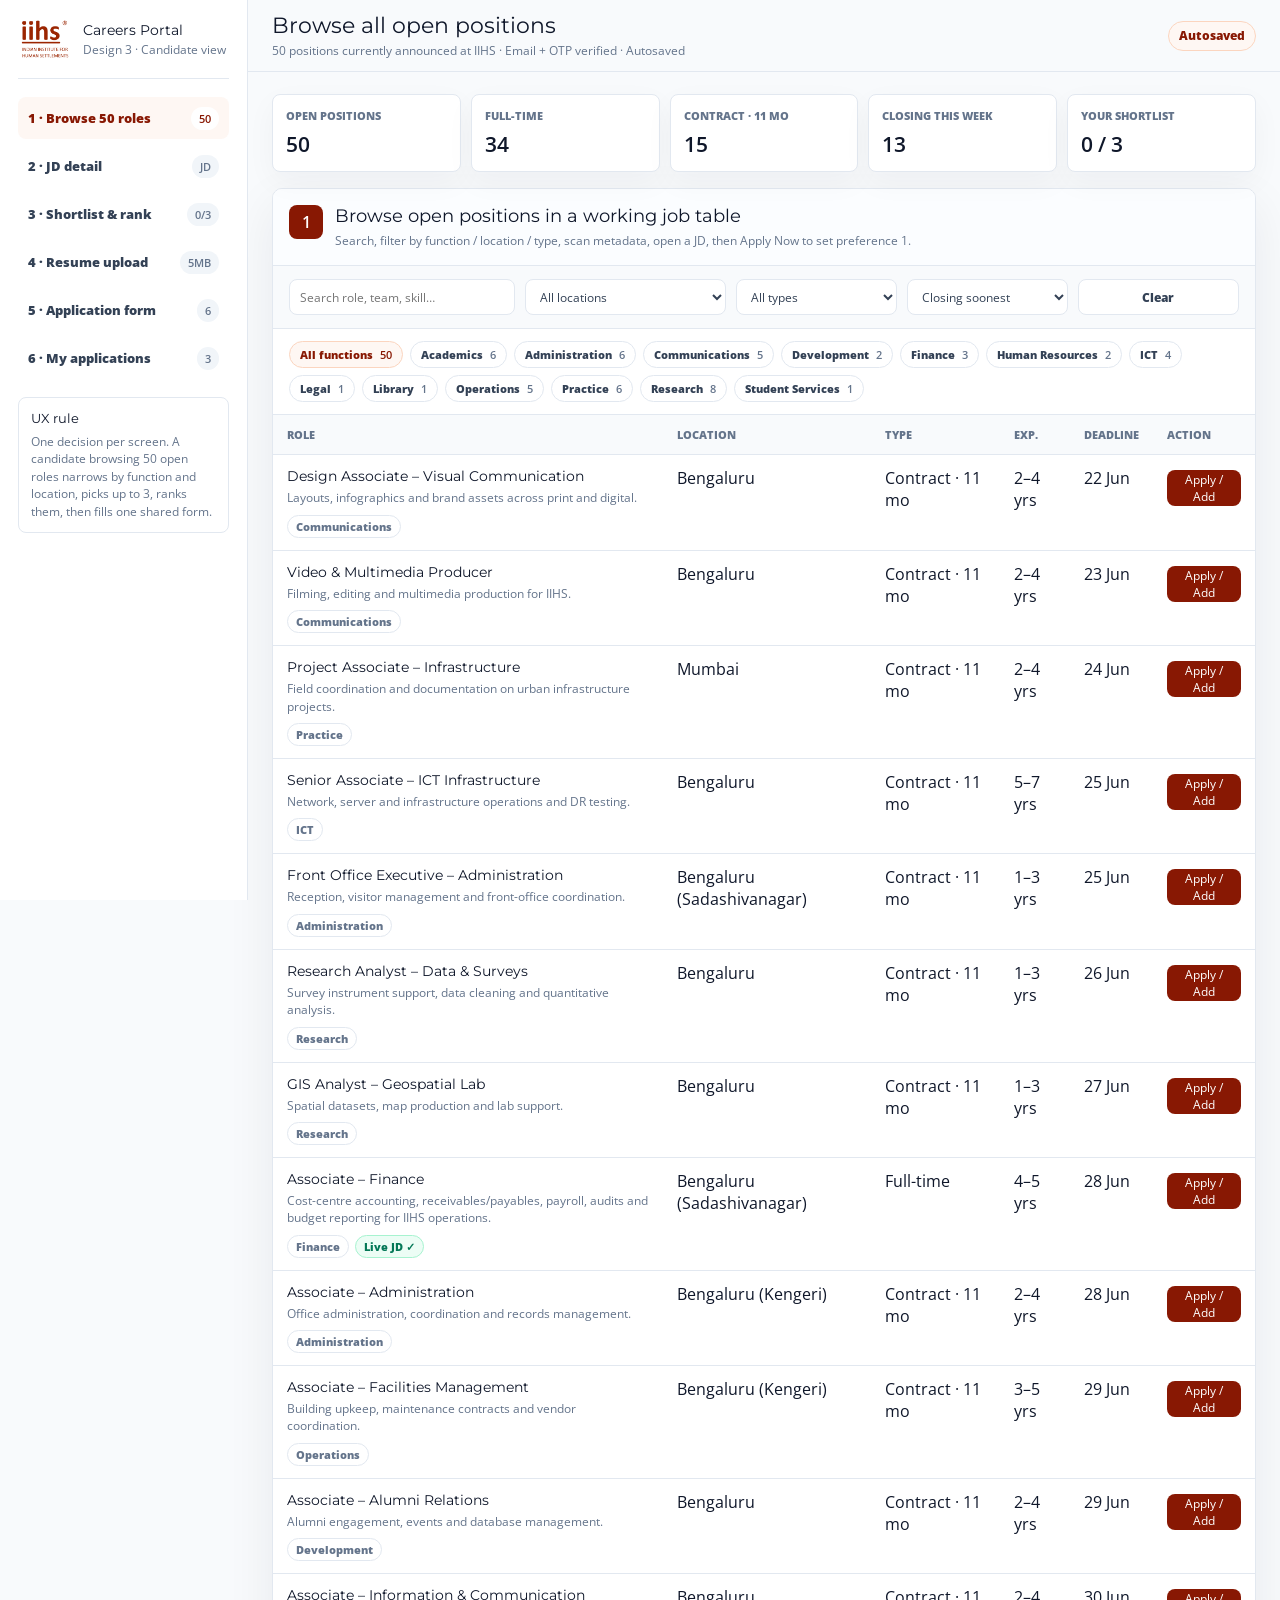
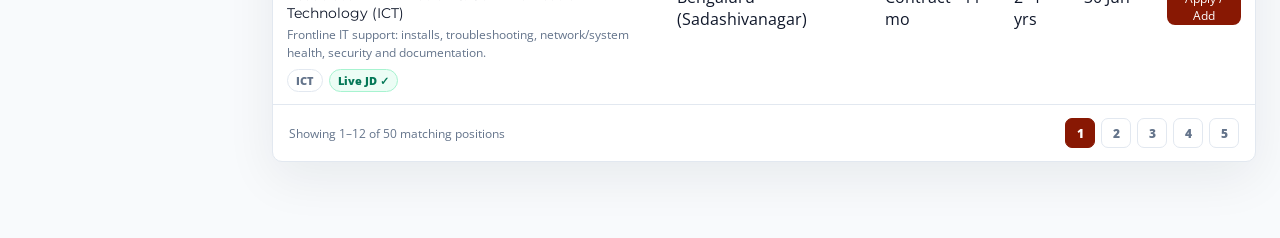
<file: candidate-realdata-design-3.html>
<!doctype html>
<html lang="en">
  <head>
    <meta charset="utf-8">
    <meta name="viewport" content="width=device-width, initial-scale=1">
    <title>IIHS Careers · Design 3 · Candidate view (50 open positions)</title>
    <link rel="preconnect" href="https://fonts.googleapis.com">
    <link rel="preconnect" href="https://fonts.gstatic.com" crossorigin>
    <link href="https://fonts.googleapis.com/css2?family=Montserrat:wght@400;500;600;700&family=Open+Sans:wght@400;500;600;700;800&display=swap" rel="stylesheet">
    <style>
      :root{--brand:#881803;--brand2:#de5a2a;--soft:#fef7f3;--ink:#0f172a;--text:#334155;--muted:#64748b;--line:#e2e8f0;--bg:#f8fafc;--green:#047857;--amber:#b45309;--red:#b91c1c;--blue:#1d4ed8}
      *{box-sizing:border-box}body{margin:0;min-width:1180px;background:var(--bg);color:var(--ink);font-family:ui-sans-serif,system-ui,-apple-system,BlinkMacSystemFont,"Segoe UI",sans-serif}a{text-decoration:none;color:inherit}.app{display:grid;grid-template-columns:248px 1fr;min-height:100vh}.side{position:sticky;top:0;height:100vh;border-right:1px solid var(--line);background:white;padding:18px;overflow:auto}.brand{display:flex;gap:11px;align-items:center;padding-bottom:18px;border-bottom:1px solid var(--line)}.brand strong{display:block;font-size:14px}.brand span span{display:block;margin-top:2px;color:var(--muted);font-size:12px}
      .nav{display:grid;gap:6px;margin-top:18px}.nav button{display:flex;justify-content:space-between;align-items:center;height:42px;border:0;background:none;border-radius:8px;padding:0 10px;color:var(--text);font-size:13px;font-weight:800;cursor:pointer;text-align:left;width:100%}.nav button:hover{background:#f1f5f9}.nav button.active{background:var(--soft);color:var(--brand)}.badge{border-radius:999px;background:#f1f5f9;color:var(--muted);padding:4px 8px;font-size:11px;font-weight:700}.active .badge{background:white;color:var(--brand)}
      .hint{margin-top:18px;border:1px solid var(--line);border-radius:8px;background:#fff;padding:12px}.hint h3{margin:0;font-size:13px}.hint p{margin:7px 0 0;color:var(--muted);font-size:12px;line-height:1.45}
      .top{position:sticky;top:0;z-index:5;min-height:68px;display:flex;justify-content:space-between;align-items:center;border-bottom:1px solid var(--line);background:#f8fafcee;backdrop-filter:blur(14px);padding:12px 24px}.top h1{margin:0;font-size:22px}.top p{margin:3px 0 0;color:var(--muted);font-size:12px}.pill{display:inline-flex;align-items:center;justify-content:center;min-height:30px;border:1px solid var(--line);border-radius:999px;background:white;padding:0 10px;color:var(--text);font-size:12px;font-weight:850}.pill.hot{background:var(--soft);border-color:#fbd5bf;color:var(--brand)}
      .content{max-width:1380px;margin:0 auto;padding:22px 24px 60px}.screen{display:none}.screen.on{display:block}
      .stats{display:grid;grid-template-columns:repeat(5,1fr);gap:10px;margin-bottom:16px}.stat{border:1px solid var(--line);border-radius:8px;background:white;padding:13px;box-shadow:0 10px 30px #0f172a0a}.stat span{display:block;color:var(--muted);font-size:11px;font-weight:900;text-transform:uppercase;letter-spacing:.08em}.stat strong{display:block;margin-top:7px;font-size:21px}
      .section{border:1px solid var(--line);border-radius:10px;background:white;box-shadow:0 16px 50px #0f172a12;overflow:hidden;margin-bottom:16px}.head{display:flex;justify-content:space-between;gap:16px;align-items:flex-start;padding:16px;border-bottom:1px solid var(--line);background:#fbfdff}.head-left{display:flex;gap:12px}.num{display:grid;place-items:center;flex:0 0 auto;width:34px;height:34px;border-radius:8px;background:var(--brand);color:white;font-weight:950}.head h2{margin:0;font-size:18px}.head p{margin:5px 0 0;color:var(--muted);font-size:12px;line-height:1.45}
      .btn{display:inline-flex;align-items:center;justify-content:center;min-height:34px;border-radius:8px;border:1px solid transparent;padding:0 11px;font-size:12px;font-weight:900;cursor:pointer}.primary{background:var(--brand);color:white}.secondary{background:white;border-color:var(--line);color:var(--text)}.soft-btn{background:var(--soft);border-color:#fbd5bf;color:var(--brand)}
      .filters{display:grid;grid-template-columns:1.4fr repeat(4,1fr);gap:10px;padding:13px 16px;border-bottom:1px solid var(--line);background:#f8fafc}.field{height:36px;border:1px solid var(--line);border-radius:8px;background:white;padding:0 10px;color:var(--text);font:12px system-ui}
      .chipsrow{display:flex;flex-wrap:wrap;gap:7px;padding:12px 16px;border-bottom:1px solid var(--line);background:#fff}.fchip{border:1px solid var(--line);border-radius:999px;background:#fff;color:var(--text);padding:5px 10px;font-size:11px;font-weight:800;cursor:pointer}.fchip.on{background:var(--soft);border-color:#fbd5bf;color:var(--brand)}.fchip b{color:var(--muted);font-weight:700;margin-left:4px}.fchip.on b{color:var(--brand)}
      .table{width:100%;border-collapse:collapse}.table th,.table td{border-bottom:1px solid var(--line);padding:12px 14px;text-align:left;vertical-align:top}.table th{background:#f8fafc;color:var(--muted);font-size:11px;font-weight:900;text-transform:uppercase;letter-spacing:.08em}.title{display:block;color:var(--ink);font-size:14px;font-weight:850;cursor:pointer}.title:hover{color:var(--brand)}.desc{display:block;margin-top:4px;color:var(--muted);font-size:12px;line-height:1.45;max-width:520px}.tags{display:flex;flex-wrap:wrap;gap:6px;margin-top:8px}.tag{border:1px solid var(--line);border-radius:999px;background:white;color:var(--muted);padding:3px 8px;font-size:11px;font-weight:800}.realtag{background:#ecfdf5;border-color:#a7f3d0;color:#047857}
      .pager{display:flex;justify-content:space-between;align-items:center;padding:13px 16px;color:var(--muted);font-size:12px}.pager .pages{display:flex;gap:6px}.pager .pages span{min-width:30px;height:30px;display:grid;place-items:center;border:1px solid var(--line);border-radius:7px;background:#fff;font-weight:800;cursor:pointer}.pager .pages span.on{background:var(--brand);color:#fff;border-color:var(--brand)}
      .split{display:grid;grid-template-columns:1fr 360px;gap:14px;padding:16px}.drawer{border:1px solid #fbd5bf;border-radius:10px;background:linear-gradient(180deg,#fff,var(--soft));padding:18px}.drawer h3{margin:6px 0 0;color:var(--brand);font-size:23px;line-height:1.15}.drawer .meta{display:flex;gap:6px;flex-wrap:wrap;margin-top:10px}.drawer h4{margin:16px 0 6px;font-size:13px;color:var(--ink)}.drawer p,.drawer li{color:var(--text);font-size:13px;line-height:1.55}.drawer ul{display:grid;gap:6px;margin:6px 0 0;padding-left:19px}
      .selected{border:1px solid var(--line);border-radius:10px;background:white;padding:14px;align-self:start}.selected h3{margin:0 0 10px;font-size:15px}.selected .srow{display:grid;grid-template-columns:34px 1fr;gap:10px;align-items:center;border-bottom:1px solid var(--line);padding:10px 0}.selected .srow:last-child{border:0}.rank{display:grid;place-items:center;width:30px;height:30px;border-radius:8px;background:var(--brand);color:white;font-weight:950}.selected strong{font-size:13px}.selected small{display:block;color:var(--muted);margin-top:3px}
      .rank-table{width:100%;border-collapse:collapse}.rank-table th,.rank-table td{border-bottom:1px solid var(--line);padding:13px 14px;text-align:left}.rank-box{display:grid;place-items:center;width:32px;height:32px;border-radius:8px;background:var(--brand);color:white;font-weight:950}.rank-table tr:nth-child(2) .rank-box{background:#a0461f}.rank-table tr:nth-child(3) .rank-box{background:var(--brand2)}.note{margin:0;padding:12px 16px;border-top:1px solid var(--line);background:#fffbeb;color:#92400e;font-size:12px;font-weight:850}
      .upload{display:grid;grid-template-columns:1fr 1fr;gap:14px;padding:16px}.drop{display:grid;place-items:center;min-height:190px;border:2px dashed #cbd5e1;border-radius:9px;background:#f8fafc;text-align:center;padding:18px}.drop b{display:block;font-size:17px}.drop span{display:block;margin-top:6px;color:var(--muted);font-size:12px}.flags{display:grid;gap:8px;align-content:start}.flag{display:flex;justify-content:space-between;gap:12px;border:1px solid #fde68a;border-radius:8px;background:#fffbeb;color:#78350f;padding:11px;font-size:12px}
      .steps{display:grid;grid-template-columns:repeat(6,1fr);gap:8px;padding:14px}.step{border:1px solid var(--line);border-radius:8px;background:white;min-height:92px;padding:11px}.step.active{background:var(--soft);border-color:#fbd5bf}.step b{display:grid;place-items:center;width:24px;height:24px;border-radius:7px;background:var(--brand);color:white;font-size:11px}.step h3{margin:9px 0 4px;font-size:12px}.step p{margin:0;color:var(--muted);font-size:11px;line-height:1.35}
      .statuses{display:flex;gap:8px;padding:0 14px 14px;flex-wrap:wrap}.chip{border-radius:999px;padding:7px 10px;font-size:11px;font-weight:900}.registered{background:#eef2ff;color:#3730a3}.progress{background:#eff6ff;color:#1d4ed8}.submitted{background:#ecfdf5;color:#047857}.shortlisted{background:#fef3c7;color:#92400e}.rejected{background:#fef2f2;color:#b91c1c}
      .apps{display:grid;gap:10px;padding:16px}.appcard{border:1px solid var(--line);border-radius:10px;padding:14px;display:grid;grid-template-columns:1fr auto;gap:12px;align-items:center}.appcard h4{margin:0 0 4px;font-size:14px}.appcard p{margin:0;color:var(--muted);font-size:12px}
      .emails{display:grid;gap:10px;padding:0 16px 16px}.email{border:1px solid var(--line);border-radius:10px;overflow:hidden}.email .ehead{display:flex;justify-content:space-between;background:#f8fafc;padding:10px 13px;font-size:12px;border-bottom:1px solid var(--line)}.email .ebody{padding:13px;font-size:13px;color:var(--text);line-height:1.55}
      .logo-img{display:block;width:54px;height:auto;max-height:42px;object-fit:contain;flex:0 0 auto}
:root{--iihs-body-font:'Open Sans',Arial,sans-serif;--iihs-heading-font:'Montserrat','Open Sans',Arial,sans-serif}
body,input,select,textarea,button,p,li,td,th,a,span,small,.btn,.pill,.tag,.chip,.fchip{font-family:var(--iihs-body-font)!important;letter-spacing:0!important}
h1,h2,h3,h4,h5,h6,.brand strong,.title,.head h2,.drawer h3{font-family:var(--iihs-heading-font)!important;font-weight:400!important}
strong,b,.rank,.num,.rank-box,.badge{font-family:var(--iihs-body-font)!important;font-weight:600!important}
.btn.primary,.primary{font-weight:400!important}
    </style>
  </head>
  <body>
    <div class="app">
      <aside class="side">
        <a class="brand" href="#"><img class="logo-img" src="iihs-co-in-logo.jpg" alt="IIHS logo"><span><strong>Careers Portal</strong><span>Design 3 · Candidate view</span></span></a>
        <nav class="nav" id="nav">
          <button data-s="browse" class="active">1 · Browse 50 roles <span class="badge">50</span></button>
          <button data-s="detail">2 · JD detail <span class="badge">JD</span></button>
          <button data-s="rank">3 · Shortlist & rank <span class="badge" id="navsel">0/3</span></button>
          <button data-s="resume">4 · Resume upload <span class="badge">5MB</span></button>
          <button data-s="stepper">5 · Application form <span class="badge">6</span></button>
          <button data-s="dashboard">6 · My applications <span class="badge">3</span></button>
        </nav>
        <div class="hint"><h3>UX rule</h3><p>One decision per screen. A candidate browsing 50 open roles narrows by function and location, picks up to 3, ranks them, then fills one shared form.</p></div>
      </aside>
      <main>
        <header class="top"><span><h1 id="scr-title">Browse all open positions</h1><p id="scr-sub">50 positions currently announced at IIHS · Email + OTP verified · Autosaved</p></span><span class="pill hot">Autosaved</span></header>
        <div class="content">

          <!-- SCREEN 1: BROWSE -->
          <section class="screen on" id="s-browse">
            <div class="stats">
              <div class="stat"><span>Open positions</span><strong>50</strong></div>
              <div class="stat"><span>Full-time</span><strong id="ftCount">—</strong></div>
              <div class="stat"><span>Contract · 11 mo</span><strong id="ctCount">—</strong></div>
              <div class="stat"><span>Closing this week</span><strong id="wkCount">—</strong></div>
              <div class="stat"><span>Your shortlist</span><strong id="selCount">0 / 3</strong></div>
            </div>
            <div class="section">
              <div class="head"><span class="head-left"><b class="num">1</b><span><h2>Browse open positions in a working job table</h2><p>Search, filter by function / location / type, scan metadata, open a JD, then Apply Now to set preference&nbsp;1.</p></span></span></div>
              <form class="filters" onsubmit="return false">
                <input class="field" id="q" placeholder="Search role, team, skill…" aria-label="Search">
                <select class="field" id="fLoc"><option value="">All locations</option></select>
                <select class="field" id="fType"><option value="">All types</option><option>Full-time</option><option>Contract · 11 mo</option><option>Regular / Contract</option></select>
                <select class="field" id="fSort"><option value="deadline">Closing soonest</option><option value="title">A–Z</option></select>
                <button class="btn secondary" type="reset" onclick="resetFilters()">Clear</button>
              </form>
              <div class="chipsrow" id="funcChips"></div>
              <table class="table"><thead><tr><th>Role</th><th>Location</th><th>Type</th><th>Exp.</th><th>Deadline</th><th>Action</th></tr></thead><tbody id="rows"></tbody></table>
              <div class="pager"><span id="resultCount">—</span><div class="pages" id="pages"></div></div>
            </div>
          </section>

          <!-- SCREEN 2: DETAIL -->
          <section class="screen" id="s-detail">
            <div class="section">
              <div class="head"><span class="head-left"><b class="num">2</b><span><h2>Read the full JD, then add to shortlist</h2><p>Opened from the job table. Apply Now sets this as preference 1; Add to shortlist keeps browsing.</p></span></span><span><button class="btn secondary" onclick="go('browse')">← Back to list</button> <button class="btn primary" id="applyNowBtn">Apply Now</button></span></div>
              <div class="split">
                <article class="drawer" id="jdDetail"></article>
                <aside class="selected"><h3>Your shortlist (max 3)</h3><div id="shortlistMini"></div><p style="color:var(--muted);font-size:12px;margin:12px 0 0">One application carries up to 3 ranked preferences.</p></aside>
              </div>
            </div>
          </section>

          <!-- SCREEN 3: RANK -->
          <section class="screen" id="s-rank">
            <div class="section">
              <div class="head"><span class="head-left"><b class="num">3</b><span><h2>Confirm your preference order</h2><p>Drag-free, table-style confirmation. This order locks after final submission.</p></span></span><button class="btn primary" onclick="go('resume')">Confirm order →</button></div>
              <table class="rank-table"><thead><tr><th>Rank</th><th>Selected position</th><th>Function · Location</th><th>Source</th></tr></thead><tbody id="rankRows"></tbody></table>
              <p class="note">Maximum 3 positions per application. Reorder before confirming — the order is locked after submission.</p>
            </div>
          </section>

          <!-- SCREEN 4: RESUME -->
          <section class="screen" id="s-resume">
            <div class="section">
              <div class="head"><span class="head-left"><b class="num">4</b><span><h2>Upload resume and resolve extraction flags</h2><p>PDF / DOC / DOCX, maximum 5MB. Parsing pre-fills the shared form so the candidate doesn't re-type.</p></span></span><span class="pill">Draft autosaved</span></div>
              <div class="upload">
                <div class="drop"><span><b>Drop resume or choose file</b><span>e.g. Priya_Nair_Finance_CV.pdf</span></span></div>
                <div class="flags">
                  <div class="flag"><span><b>Needs review:</b> Current employer confidence low.</span><span>68%</span></div>
                  <div class="flag"><span><b>Needs review:</b> Education end date missing.</span><span>Fix</span></div>
                  <div class="flag"><span><b>Looks good:</b> 4 yrs 7 mo total experience detected.</span><span>✓</span></div>
                </div>
              </div>
              <div style="padding:0 16px 16px"><button class="btn primary" onclick="go('stepper')">Continue to form →</button></div>
            </div>
          </section>

          <!-- SCREEN 5: STEPPER -->
          <section class="screen" id="s-stepper">
            <div class="section">
              <div class="head"><span class="head-left"><b class="num">5</b><span><h2>One shared application form for all 3 preferences</h2><p>The candidate fills this once; it is submitted against every selected position.</p></span></span><button class="btn primary" onclick="go('dashboard')">Submit application →</button></div>
              <div class="steps">
                <article class="step active"><b>1</b><h3>Resume</h3><p>Confirm extraction.</p></article>
                <article class="step"><b>2</b><h3>Personal</h3><p>Contact details.</p></article>
                <article class="step"><b>3</b><h3>Education</h3><p>Qualifications.</p></article>
                <article class="step"><b>4</b><h3>Work Experience</h3><p>Roles and projects.</p></article>
                <article class="step"><b>5</b><h3>Documents</h3><p>Cover letter, references.</p></article>
                <article class="step"><b>6</b><h3>Declaration</h3><p>Review and submit.</p></article>
              </div>
            </div>
          </section>

          <!-- SCREEN 6: DASHBOARD -->
          <section class="screen" id="s-dashboard">
            <div class="section">
              <div class="head"><span class="head-left"><b class="num">6</b><span><h2>My applications &amp; status</h2><p>After submitting, the candidate tracks each preference and sees every notification email here.</p></span></span><button class="btn secondary" onclick="go('browse')">Browse more roles</button></div>
              <div class="statuses"><span class="chip registered">Registered</span><span class="chip progress">In-Progress</span><span class="chip submitted">Submitted</span><span class="chip shortlisted">Shortlisted</span><span class="chip rejected">Rejected</span></div>
              <div class="apps" id="appCards"></div>
              <div class="emails">
                <div class="email"><div class="ehead"><span><b>Application received</b> · careers@iihs.co.in</span><span>just now</span></div><div class="ebody">Dear Candidate, we have received your application for <b>Associate – Finance</b> and 2 other preferences. Your application ID is <b>IIHS-2026-04821</b>. We will be in touch about next steps.</div></div>
                <div class="email"><div class="ehead"><span><b>Shortlisted — Associate – Finance</b> · careers@iihs.co.in</span><span>5 days later</span></div><div class="ebody">You have been shortlisted for <b>Associate – Finance</b>. Please confirm your availability for an interview at the IIHS Sadashivanagar campus.</div></div>
              </div>
            </div>
          </section>

        </div>
      </main>
    </div>

    <script>
      const REAL = {
        finance:{about:"The position is based in Bengaluru and is involved in a range of Finance and Accounting related activities of the IIHS operations.",resp:["Making cost centre-wise entries in the accounting software; handling bills receivable and payable","Revenue recognition as per accounting standards; fixed assets accounting; cash and bank maintenance","Tracking statutory remittances and filing; controlling all expenditure; assisting internal & statutory audits","Payroll processing; reporting actuals against budget; vendor master updates and project audits"],spec:["Graduate degree in Commerce; CA Inter completed candidates may also apply","4–5 years of relevant experience","Exposure to ERP systems across receivables, payables, payroll, revenue recognition, fixed assets","Proficiency in MS Office (Word, Excel, PowerPoint) is a must"],report:"Reports to the Lead – Finance at IIHS."},
        ict:{about:"The Associate – ICT ensures the smooth, reliable functioning of the organisation's technology environment — day-to-day user support, system & network health, and secure, documented IT operations. Contractual position, initial term 11 months, renewable.",resp:["Installing/configuring hardware, software and peripherals; troubleshooting for end-users","Monitoring and maintaining systems and networks for uptime; backups, data recovery, security protocols","Hardware/software inventory, licensing compliance, patch management; ticketing per SLA","Wi-Fi / cabling / VLAN support; setting up projectors, VC equipment, webinars; on-call rotation"],spec:["Bachelor's degree in IT, Computer Science or related field","2–4 years of experience in IT Support Services","Strong technical skills; ability to troubleshoot complex problems independently and in a team","Excellent communication, problem-solving and time-management skills"],report:"External Consultant coordinating with the Lead — ICT at IIHS."},
        culinary:{about:"IIHS seeks a qualified culinary specialist, knowledgeable in bakery preparation, to support campus dining — nutritious meals and bakery products for students, faculty and staff with quality, hygiene and efficient kitchen operations. Contractual, 11 months, renewable.",resp:["Preparing and supervising daily food production for campus dining facilities","Producing breads, buns, cakes, pastries, cookies and desserts; monitoring bakery schedules","Menu planning for balanced nutrition; FSSAI food-safety, hygiene and sanitation compliance","Inventory/stock rotation (FIFO); procurement coordination; supervising kitchen staff; cost control"],spec:["Diploma or Degree in Hotel Management, Culinary Arts, or Bakery & Confectionery","3–5 years in institutional catering, hotels, or large-scale food production","Practical knowledge of bakery production and bulk cooking; food safety standards","Team supervision, production planning, and time-management skills"],report:"External Consultant coordinating with the Manager — Administration at IIHS."},
        hse:{about:"The Associate – HSE Operations supports implementation of Health, Safety and Environment systems at IIHS — statutory compliance, inspections, contractor safety, documentation, training and a safe campus. Either a regular position or an 11-month contractual engagement with potential to turn regular.",resp:["Maintaining HSE legal compliance records and statutory documentation","Routine safety inspections across construction areas, kitchens, hostels, offices, vendor zones","Risk assessments and corrective-action tracking; contractor safety and PPE monitoring","Toolbox talks, safety inductions, incident reporting, mock drills, periodic safety reports"],spec:["Diploma/Bachelor's in Technology/Engineering, or Science graduate with safety exposure; DGFASLI Diploma in Industrial Safety preferable","5–6 years of relevant HSE experience (construction preferred)","Knowledge of safety standards & compliance; strong documentation and reporting","English & Kannada preferred, Hindi for site-facing role; willing to work rotational shifts"],report:"Reports to the Manager – HSE Operations at IIHS."}
      };
      const J=(id,title,fn,loc,type,exp,deadline,desc,real)=>({id,title,fn,loc,type,exp,deadline,desc,real});
      const JOBS=[
        J(1,"Associate – Finance","Finance","Bengaluru (Sadashivanagar)","Full-time","4–5 yrs","28 Jun","Cost-centre accounting, receivables/payables, payroll, audits and budget reporting for IIHS operations.","finance"),
        J(2,"Associate – Information & Communication Technology (ICT)","ICT","Bengaluru (Sadashivanagar)","Contract · 11 mo","2–4 yrs","30 Jun","Frontline IT support: installs, troubleshooting, network/system health, security and documentation.","ict"),
        J(3,"Culinary Specialist — Administration","Administration","Bengaluru (Kengeri)","Contract · 11 mo","3–5 yrs","02 Jul","Bakery and bulk food production for campus dining with FSSAI hygiene and inventory control.","culinary"),
        J(4,"Associate – HSE Operations — Administration","Administration","Bengaluru (Kengeri)","Regular / Contract","5–6 yrs","02 Jul","Health, Safety & Environment compliance, inspections, contractor safety and training across campus.","hse"),
        J(5,"Associate Professor – Urban Economics","Academics","Bengaluru (Sadashivanagar)","Full-time","8–12 yrs","15 Jul","Teaching and research leadership in urban and regional economics across IIHS programmes."),
        J(6,"Assistant Professor – Urban Planning","Academics","Bengaluru","Full-time","5–8 yrs","15 Jul","Studio teaching, planning theory and supervision within the urban practice curriculum."),
        J(7,"Teaching Associate – Urban Fellows Programme","Academics","Bengaluru","Full-time","1–3 yrs","08 Jul","Studio teaching support, student documentation and curriculum coordination."),
        J(8,"Programme Coordinator – Academics","Academics","Bengaluru","Full-time","3–5 yrs","05 Jul","Academic operations, scheduling and candidate-facing communication for programmes."),
        J(9,"Academic Associate – Curriculum & Pedagogy","Academics","Bengaluru","Contract · 11 mo","2–4 yrs","10 Jul","Course material development, pedagogy support and learning-design coordination."),
        J(10,"Senior Research Associate – Urban Climate","Research","Bengaluru","Full-time","5–7 yrs","12 Jul","Lead climate-resilience research design, evidence synthesis and publications."),
        J(11,"Research Associate – Water & Sanitation","Research","Bengaluru","Full-time","3–5 yrs","09 Jul","Field research, data workflows and policy translation on WASH."),
        J(12,"Research Associate – Housing & Land","Research","Delhi","Full-time","3–5 yrs","11 Jul","Applied research on housing, land markets and tenure."),
        J(13,"Senior Associate – Geospatial / GIS","Research","Bengaluru","Full-time","4–6 yrs","14 Jul","Geospatial analysis, mapping and remote-sensing for urban research."),
        J(14,"Research Analyst – Data & Surveys","Research","Bengaluru","Contract · 11 mo","1–3 yrs","26 Jun","Survey instrument support, data cleaning and quantitative analysis."),
        J(15,"Associate – Economics & Public Finance Research","Research","Bengaluru","Full-time","3–5 yrs","13 Jul","Municipal finance and public-economics research and briefs."),
        J(16,"Senior Associate – Urban Practice","Practice","Delhi","Full-time","5–7 yrs","18 Jul","Lead practice engagements, partner coordination and field delivery."),
        J(17,"Programme Manager – Practice Programme","Practice","Delhi","Full-time","6–8 yrs","20 Jul","Budgets, reporting, field delivery and implementation routines for practice."),
        J(18,"Associate – Climate & Sustainability Practice","Practice","Bengaluru","Full-time","3–5 yrs","16 Jul","Support climate-action projects, partners and reporting."),
        J(19,"Project Associate – Infrastructure","Practice","Mumbai","Contract · 11 mo","2–4 yrs","24 Jun","Field coordination and documentation on urban infrastructure projects."),
        J(20,"Communications Officer – Digital","Communications","Hybrid","Full-time","2–4 yrs","07 Jul","Editorial publishing, newsletters, campaign and web-first storytelling."),
        J(21,"Senior Associate – Editorial & Publications","Communications","Bengaluru","Full-time","4–6 yrs","19 Jul","Commissioning, editing and producing IIHS publications."),
        J(22,"Design Associate – Visual Communication","Communications","Bengaluru","Contract · 11 mo","2–4 yrs","22 Jun","Layouts, infographics and brand assets across print and digital."),
        J(23,"Associate – Events & Outreach","Communications","Bengaluru","Full-time","2–4 yrs","17 Jul","Conferences, public events and outreach coordination."),
        J(24,"Senior Associate – Finance & Accounts","Finance","Bengaluru","Full-time","6–8 yrs","21 Jul","Statutory accounts, audits and financial reporting leadership."),
        J(25,"Associate – Procurement","Operations","Bengaluru","Full-time","3–5 yrs","10 Jul","Vendor management, RFPs and purchase-order processing."),
        J(26,"Associate – Human Resources","Human Resources","Bengaluru","Full-time","3–5 yrs","12 Jul","HR operations, onboarding and employee lifecycle support."),
        J(27,"Senior Associate – Talent Acquisition","Human Resources","Bengaluru","Full-time","4–6 yrs","23 Jul","End-to-end recruitment across academic and operations roles."),
        J(28,"Senior Associate – ICT Infrastructure","ICT","Bengaluru","Contract · 11 mo","5–7 yrs","25 Jun","Network, server and infrastructure operations and DR testing."),
        J(29,"Associate – Administration","Administration","Bengaluru (Kengeri)","Contract · 11 mo","2–4 yrs","28 Jun","Office administration, coordination and records management."),
        J(30,"Manager – Campus Operations","Operations","Bengaluru (Kengeri)","Full-time","8–10 yrs","28 Jul","Run day-to-day campus operations, facilities and services."),
        J(31,"Associate – Facilities Management","Operations","Bengaluru (Kengeri)","Contract · 11 mo","3–5 yrs","29 Jun","Building upkeep, maintenance contracts and vendor coordination."),
        J(32,"Associate – Legal & Compliance","Legal","Bengaluru","Full-time","4–6 yrs","24 Jul","Contracts, compliance and regulatory support."),
        J(33,"Associate – Library & Knowledge Resources","Library","Bengaluru","Full-time","2–4 yrs","14 Jul","Collection management, cataloguing and research support."),
        J(34,"Associate – Student Services","Student Services","Bengaluru","Full-time","2–4 yrs","11 Jul","Student support, records and well-being coordination."),
        J(35,"Associate – Development & Partnerships","Development","Delhi","Full-time","4–6 yrs","26 Jul","Fundraising, grants and institutional partnerships."),
        J(36,"Executive Assistant – Director's Office","Administration","Bengaluru","Full-time","3–5 yrs","08 Jul","Calendar, correspondence and coordination for the Director's office."),
        J(37,"Senior Manager – Strategy & Planning","Operations","Bengaluru","Full-time","10–14 yrs","30 Jul","Institutional strategy, planning and cross-team coordination."),
        J(38,"Associate – Monitoring & Evaluation","Practice","Bengaluru","Full-time","3–5 yrs","15 Jul","M&E frameworks, indicators and impact reporting."),
        J(39,"GIS Analyst – Geospatial Lab","Research","Bengaluru","Contract · 11 mo","1–3 yrs","27 Jun","Spatial datasets, map production and lab support."),
        J(40,"Associate – Training & Lifelong Learning","Academics","Bengaluru","Full-time","3–5 yrs","13 Jul","Executive education and blended-learning programme delivery."),
        J(41,"Video & Multimedia Producer","Communications","Bengaluru","Contract · 11 mo","2–4 yrs","23 Jun","Filming, editing and multimedia production for IIHS."),
        J(42,"Associate – Grants & Contracts","Finance","Bengaluru","Full-time","4–6 yrs","22 Jul","Grant budgeting, compliance and donor reporting."),
        J(43,"Network & Systems Administrator","ICT","Bengaluru","Full-time","4–6 yrs","16 Jul","Server, network and security administration."),
        J(44,"Associate – Hostel & Residential Services","Operations","Bengaluru (Kengeri)","Contract · 11 mo","2–4 yrs","30 Jun","Residential operations, student housing and services."),
        J(45,"Safety Officer – Construction Sites","Administration","Bengaluru (Kengeri)","Contract · 11 mo","3–5 yrs","04 Jul","On-site construction safety supervision and reporting."),
        J(46,"Senior Research Associate – Mobility & Transport","Research","Delhi","Full-time","5–7 yrs","21 Jul","Lead transport and mobility research and engagements."),
        J(47,"Associate – Sustainability & Energy","Practice","Bengaluru","Full-time","3–5 yrs","18 Jul","Energy-transition and sustainability project support."),
        J(48,"Web Developer – Digital Platforms","ICT","Bengaluru","Full-time","3–5 yrs","17 Jul","Build and maintain IIHS web platforms and tools."),
        J(49,"Associate – Alumni Relations","Development","Bengaluru","Contract · 11 mo","2–4 yrs","29 Jun","Alumni engagement, events and database management."),
        J(50,"Front Office Executive – Administration","Administration","Bengaluru (Sadashivanagar)","Contract · 11 mo","1–3 yrs","25 Jun","Reception, visitor management and front-office coordination.")
      ];
      const dnum = d => { const p=d.split(" "); return ({Jun:600,Jul:700}[p[1]])+(+p[0]); };

      let shortlist=[]; // job ids, ordered = rank
      let filterFn=""; let activeDetail=JOBS[0];

      // populate location filter + function chips
      const locs=[...new Set(JOBS.map(j=>j.loc))].sort();
      const fLoc=document.getElementById('fLoc'); locs.forEach(l=>{const o=document.createElement('option');o.value=l;o.textContent=l;fLoc.appendChild(o);});
      const funcs={}; JOBS.forEach(j=>funcs[j.fn]=(funcs[j.fn]||0)+1);
      const fc=document.getElementById('funcChips');
      const allChip=document.createElement('button');allChip.className='fchip on';allChip.dataset.fn='';allChip.innerHTML='All functions <b>'+JOBS.length+'</b>';fc.appendChild(allChip);
      Object.keys(funcs).sort().forEach(fn=>{const b=document.createElement('button');b.className='fchip';b.dataset.fn=fn;b.innerHTML=fn+' <b>'+funcs[fn]+'</b>';fc.appendChild(b);});
      fc.addEventListener('click',e=>{const b=e.target.closest('.fchip');if(!b)return;filterFn=b.dataset.fn;[...fc.children].forEach(c=>c.classList.toggle('on',c===b));renderRows();});

      document.getElementById('ftCount').textContent=JOBS.filter(j=>j.type==='Full-time').length;
      document.getElementById('ctCount').textContent=JOBS.filter(j=>j.type.startsWith('Contract')).length;
      document.getElementById('wkCount').textContent=JOBS.filter(j=>dnum(j.deadline)<=630).length;

      function filtered(){
        const q=(document.getElementById('q').value||'').toLowerCase();
        const loc=document.getElementById('fLoc').value, type=document.getElementById('fType').value, sort=document.getElementById('fSort').value;
        let list=JOBS.filter(j=>(!filterFn||j.fn===filterFn)&&(!loc||j.loc===loc)&&(!type||j.type===type)&&(!q||(j.title+' '+j.fn+' '+j.desc).toLowerCase().includes(q)));
        list.sort((a,b)=> sort==='title'? a.title.localeCompare(b.title) : dnum(a.deadline)-dnum(b.deadline));
        return list;
      }
      function isSel(id){return shortlist.includes(id);}
      function renderRows(){
        const list=filtered();
        const rows=document.getElementById('rows'); rows.innerHTML='';
        list.slice(0,12).forEach(j=>{
          const tr=document.createElement('tr');
          const sel=isSel(j.id); const rank=shortlist.indexOf(j.id)+1;
          tr.innerHTML=`<td><span class="title" onclick="openDetail(${j.id})">${j.title}</span><span class="desc">${j.desc}</span><span class="tags"><span class="tag">${j.fn}</span>${j.real?'<span class="tag realtag">Live JD ✓</span>':''}</span></td>
            <td>${j.loc}</td><td>${j.type}</td><td>${j.exp}</td><td>${j.deadline}</td>
            <td>${sel?`<span class="btn soft-btn">Shortlisted #${rank}</span>`:`<button class="btn ${rank? 'secondary':'primary'}" onclick="addJob(${j.id})">${shortlist.length>=3?'Full':'Apply / Add'}</button>`}</td>`;
          rows.appendChild(tr);
        });
        document.getElementById('resultCount').textContent=`Showing 1–${Math.min(12,list.length)} of ${list.length} matching position${list.length===1?'':'s'}`+(filterFn?` in ${filterFn}`:'');
        const pages=document.getElementById('pages'); pages.innerHTML='';
        const np=Math.max(1,Math.ceil(list.length/12));
        for(let i=1;i<=Math.min(np,5);i++){const s=document.createElement('span');s.textContent=i;if(i===1)s.className='on';pages.appendChild(s);}
        document.getElementById('selCount').textContent=shortlist.length+' / 3';
        document.getElementById('navsel').textContent=shortlist.length+'/3';
      }
      function addJob(id){ if(isSel(id))return; if(shortlist.length>=3){alert('You can shortlist up to 3 positions per application. Remove one to add another.');return;} shortlist.push(id); renderRows(); renderRank(); renderShortlistMini(); }
      function removeJob(id){ shortlist=shortlist.filter(x=>x!==id); renderRows(); renderRank(); renderShortlistMini(); }
      window.addJob=addJob; window.removeJob=removeJob;

      function openDetail(id){ activeDetail=JOBS.find(j=>j.id===id); renderDetail(); go('detail'); }
      window.openDetail=openDetail;
      function renderDetail(){
        const j=activeDetail; const d=j.real?REAL[j.real]:null;
        const el=document.getElementById('jdDetail');
        el.innerHTML=`<span class="pill hot">${j.real?'Live IIHS JD':'Open position'}</span>
          <h3>${j.title}</h3>
          <div class="meta"><span class="tag">${j.fn}</span><span class="tag">${j.loc}</span><span class="tag">${j.type}</span><span class="tag">${j.exp}</span><span class="tag">Closes ${j.deadline}</span></div>
          <h4>About the role</h4><p>${d?d.about:j.desc+' This is a representative IIHS position shown to illustrate the catalogue at scale.'}</p>
          ${d?`<h4>Activities &amp; tasks</h4><ul>${d.resp.map(r=>`<li>${r}</li>`).join('')}</ul>
          <h4>Person specification</h4><ul>${d.spec.map(s=>`<li>${s}</li>`).join('')}</ul>
          <h4>Structure &amp; reporting</h4><p>${d.report}</p>`:''}
          <h4>To apply</h4><p>Click <b>Apply Now</b> to make this preference 1, or add it to your shortlist and keep browsing. Questions? Write to hr@iihs.co.in.</p>`;
        document.getElementById('applyNowBtn').onclick=()=>{ if(!isSel(j.id)) addJob(j.id); renderShortlistMini(); if(isSel(j.id)) go('rank'); };
        renderShortlistMini();
      }
      function renderShortlistMini(){
        const el=document.getElementById('shortlistMini');
        if(!shortlist.length){el.innerHTML='<p style="color:var(--muted);font-size:12px">No positions added yet.</p>';return;}
        el.innerHTML=shortlist.map((id,i)=>{const j=JOBS.find(x=>x.id===id);return `<div class="srow"><b class="rank">${i+1}</b><span><strong>${j.title}</strong><small>${j.fn} · ${j.loc} <a href="#" onclick="removeJob(${id});return false" style="color:var(--brand)">remove</a></small></span></div>`;}).join('');
      }
      function renderRank(){
        const tb=document.getElementById('rankRows');
        if(!shortlist.length){tb.innerHTML='<tr><td colspan="4" style="color:var(--muted)">Shortlist is empty — add positions from the Browse screen.</td></tr>';return;}
        tb.innerHTML=shortlist.map((id,i)=>{const j=JOBS.find(x=>x.id===id);return `<tr><td><span class="rank-box">${i+1}</span></td><td><strong>${j.title}</strong></td><td>${j.fn} · ${j.loc}</td><td>${i===0?'Apply Now':'Added from list'}</td></tr>`;}).join('');
      }
      function renderAppCards(){
        const el=document.getElementById('appCards');
        const statuses=['shortlisted','progress','submitted'];
        const labels={shortlisted:'Shortlisted',progress:'Under review',submitted:'Submitted'};
        if(!shortlist.length){el.innerHTML='<p style="color:var(--muted)">No applications yet.</p>';return;}
        el.innerHTML=shortlist.map((id,i)=>{const j=JOBS.find(x=>x.id===id);const st=statuses[i]||'submitted';return `<div class="appcard"><div><h4>Preference ${i+1} · ${j.title}</h4><p>${j.fn} · ${j.loc} · Application IIHS-2026-04821</p></div><span class="chip ${st}">${labels[st]}</span></div>`;}).join('');
      }
      function resetFilters(){document.getElementById('q').value='';document.getElementById('fLoc').value='';document.getElementById('fType').value='';filterFn='';[...fc.children].forEach((c,i)=>c.classList.toggle('on',i===0));renderRows();}
      window.resetFilters=resetFilters;

      const TITLES={browse:['Browse all open positions','50 positions currently announced at IIHS · Email + OTP verified · Autosaved'],detail:['Position detail','Full JD with real IIHS content for the 4 live roles'],rank:['Confirm preference order','Up to 3 ranked preferences in one application'],resume:['Upload resume','Parsing pre-fills the shared form'],stepper:['Application form','One shared 6-step form for all preferences'],dashboard:['My applications','Track status and notifications']};
      function go(s){
        document.querySelectorAll('.screen').forEach(x=>x.classList.remove('on'));
        document.getElementById('s-'+s).classList.add('on');
        document.querySelectorAll('#nav button').forEach(b=>b.classList.toggle('active',b.dataset.s===s));
        document.getElementById('scr-title').textContent=TITLES[s][0];
        document.getElementById('scr-sub').textContent=TITLES[s][1];
        if(s==='rank')renderRank(); if(s==='dashboard')renderAppCards(); if(s==='detail')renderDetail();
        window.scrollTo(0,0);
      }
      window.go=go;
      document.getElementById('nav').addEventListener('click',e=>{const b=e.target.closest('button');if(b)go(b.dataset.s);});
      ['q','fLoc','fType','fSort'].forEach(id=>document.getElementById(id).addEventListener('input',renderRows));

      renderRows(); renderDetail(); renderShortlistMini();
    </script>
  </body>
</html>
</file>
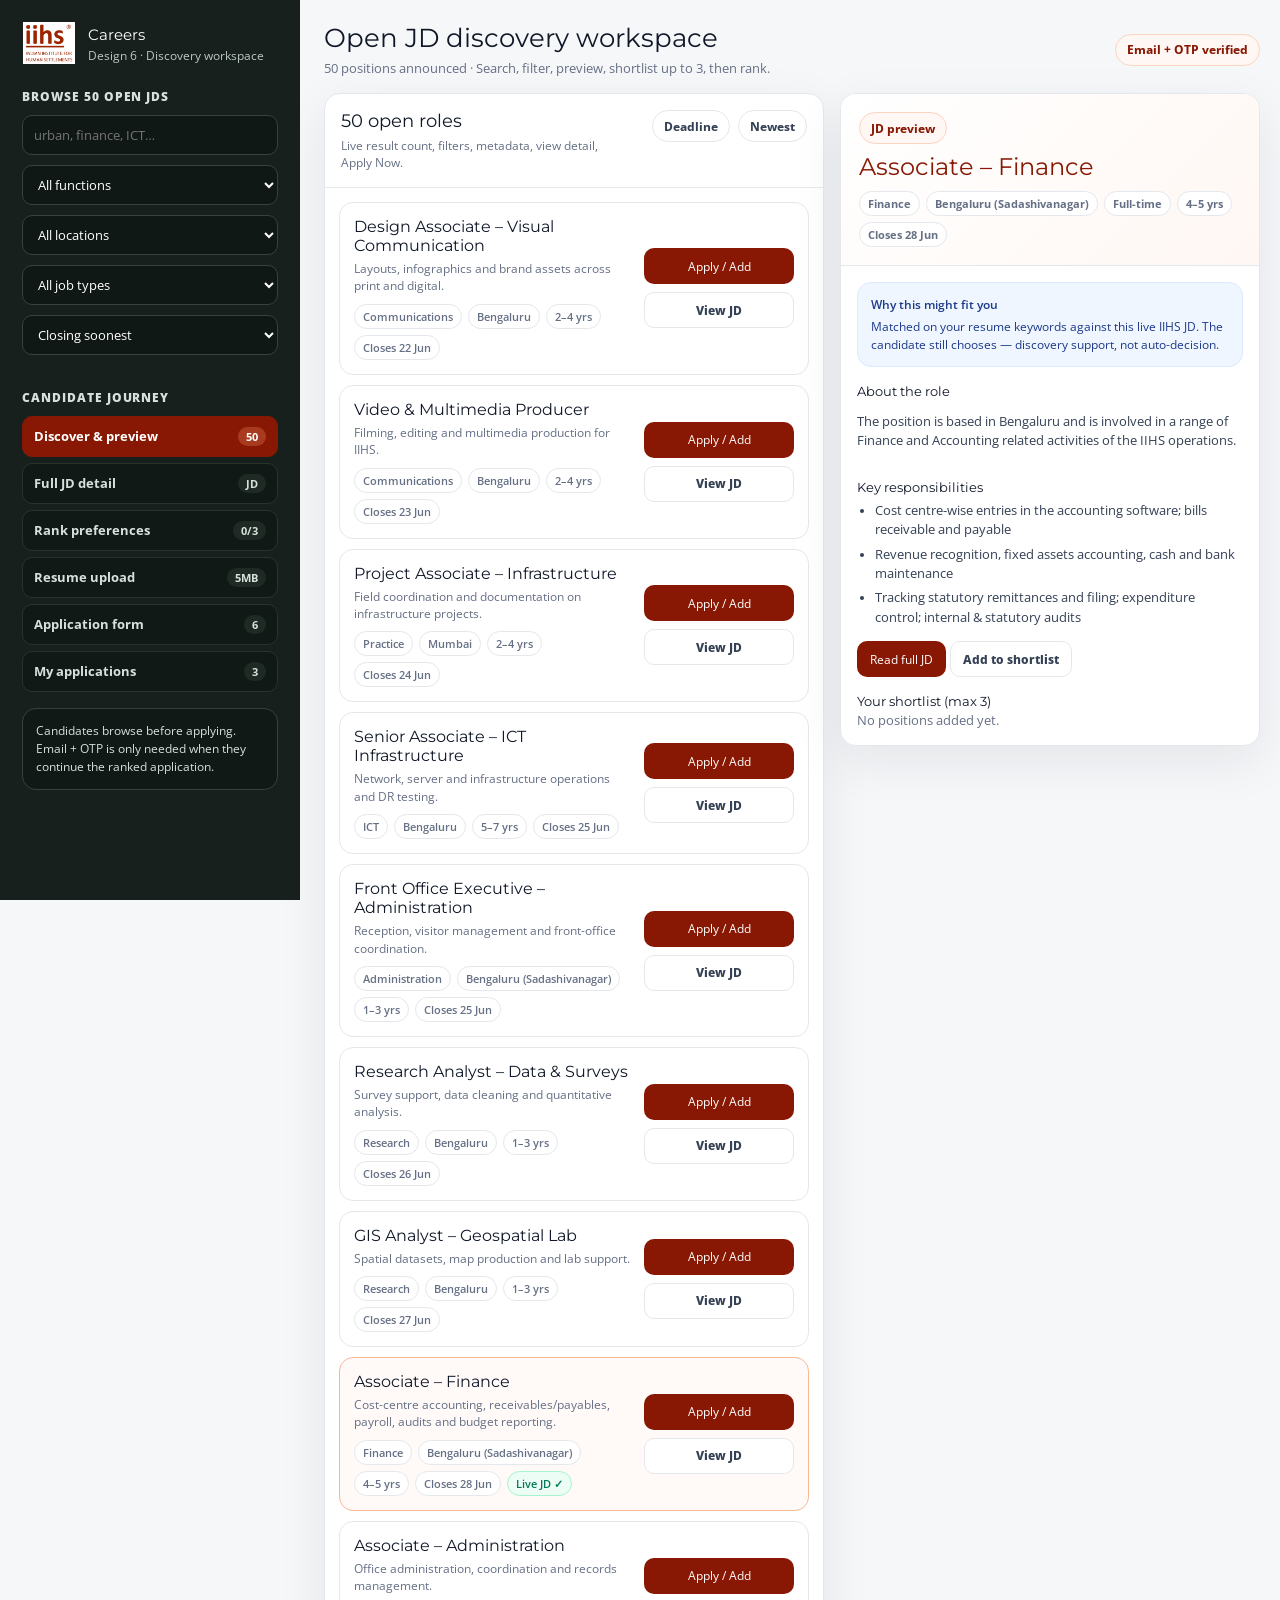
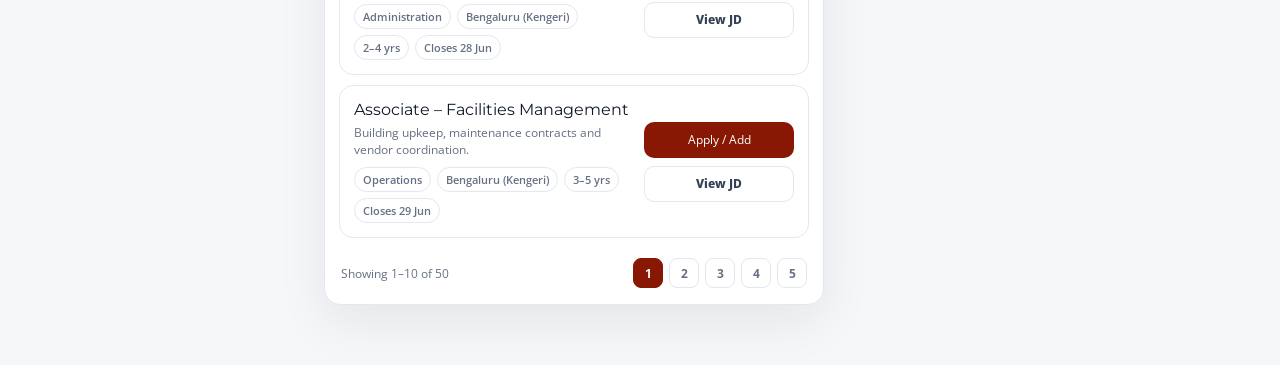
<file: candidate-realdata-design-6.html>
<!doctype html>
<html lang="en">
  <head>
    <meta charset="utf-8">
    <meta name="viewport" content="width=device-width, initial-scale=1">
    <title>IIHS Careers · Design 6 · Candidate view (50 open positions)</title>
    <link rel="preconnect" href="https://fonts.googleapis.com">
    <link rel="preconnect" href="https://fonts.gstatic.com" crossorigin>
    <link href="https://fonts.googleapis.com/css2?family=Montserrat:wght@400;500;600;700&family=Open+Sans:wght@400;500;600;700;800&display=swap" rel="stylesheet">
    <style>
      :root{--brand:#881803;--orange:#de5a2a;--ink:#101828;--text:#344054;--muted:#667085;--line:#e4e7ec;--soft:#fff7f3;--bg:#f6f7f9;--green:#047857;--blue:#1d4ed8;--amber:#92400e;--red:#b91c1c}
      *{box-sizing:border-box}body{margin:0;min-width:1180px;background:var(--bg);color:var(--ink);font-family:Inter,ui-sans-serif,system-ui,-apple-system,BlinkMacSystemFont,"Segoe UI",sans-serif}a{text-decoration:none;color:inherit}
      .app{display:grid;grid-template-columns:300px 1fr;min-height:100vh}
      .rail{background:#18201d;color:white;padding:22px;position:sticky;top:0;height:100vh;overflow:auto}.brand{display:flex;gap:12px;align-items:center}.brand strong{font-size:15px}.brand span span{display:block;color:#bac7c2;font-size:12px;margin-top:2px}
      .filter-title{margin:24px 0 10px;color:#d7e0dc;font-size:12px;font-weight:800;text-transform:uppercase;letter-spacing:.08em}.rail input,.rail select{width:100%;height:40px;margin-bottom:10px;border:1px solid #34433e;border-radius:10px;background:#101815;color:white;padding:0 11px;font:13px system-ui}
      .railnav{display:grid;gap:6px;margin-top:6px}.railnav button{display:flex;justify-content:space-between;align-items:center;width:100%;text-align:left;border:1px solid #28332e;background:#111916;color:#d7e0dc;border-radius:10px;padding:10px 11px;font-size:12.5px;font-weight:700;cursor:pointer}.railnav button.active{background:var(--brand);border-color:var(--brand);color:#fff}.railnav .b{background:#1f2a25;border-radius:999px;padding:2px 8px;font-size:11px}.railnav button.active .b{background:#a83b1f}
      .rail .hint{margin-top:16px;border:1px solid #34433e;border-radius:14px;background:#111916;padding:13px;color:#d7e0dc;font-size:12px;line-height:1.5}
      .main{padding:22px 24px 60px}.top{display:flex;justify-content:space-between;align-items:center;margin-bottom:16px}.top h1{margin:0;font-size:26px;font-weight:650}.top p{margin:5px 0 0;color:var(--muted);font-size:13px}
      .pill{display:inline-flex;align-items:center;justify-content:center;min-height:32px;border:1px solid var(--line);border-radius:999px;background:white;color:var(--text);padding:0 11px;font-size:12px;font-weight:720}.hot{background:var(--soft);border-color:#fbd5bf;color:var(--brand)}
      .screen{display:none}.screen.on{display:block}
      .workspace{display:grid;grid-template-columns:minmax(500px,1fr) 420px;gap:16px;align-items:start}.panel{border:1px solid var(--line);border-radius:16px;background:white;box-shadow:0 16px 50px rgba(16,24,40,.08);overflow:hidden}.panel-head{display:flex;justify-content:space-between;gap:14px;align-items:flex-start;border-bottom:1px solid var(--line);padding:16px}.panel-head h2{margin:0;font-size:18px;font-weight:650}.panel-head p{margin:5px 0 0;color:var(--muted);font-size:12px}
      .sort{display:flex;gap:8px;align-items:center}.btn{display:inline-flex;align-items:center;justify-content:center;min-height:36px;border:1px solid transparent;border-radius:10px;padding:0 12px;font-size:12px;font-weight:760;cursor:pointer}.primary{background:var(--brand);color:white}.secondary{background:white;border-color:var(--line);color:var(--text)}.soft-btn{background:var(--soft);border-color:#fbd5bf;color:var(--brand)}
      .feed{display:grid;gap:10px;padding:14px;max-height:none}.job{display:grid;grid-template-columns:1fr 150px;gap:14px;border:1px solid var(--line);border-radius:14px;background:white;padding:14px}.job.active{border-color:#f7b896;background:#fffaf8}.job h3{margin:0;font-size:16px;font-weight:650;cursor:pointer}.job h3:hover{color:var(--brand)}.job p{margin:5px 0 9px;color:var(--muted);font-size:12px;line-height:1.45}
      .tags{display:flex;flex-wrap:wrap;gap:6px}.tag{border:1px solid var(--line);border-radius:999px;background:#fff;color:var(--muted);padding:4px 8px;font-size:11px;font-weight:700}.realtag{background:#ecfdf5;border-color:#a7f3d0;color:#047857}
      .job-actions{display:grid;gap:8px;align-content:center}
      .pager{display:flex;justify-content:space-between;align-items:center;padding:6px 16px 16px;color:var(--muted);font-size:12px}.pager .pages{display:flex;gap:6px}.pager .pages span{min-width:30px;height:30px;display:grid;place-items:center;border:1px solid var(--line);border-radius:8px;background:#fff;font-weight:700;cursor:pointer}.pager .pages span.on{background:var(--brand);color:#fff;border-color:var(--brand)}
      .preview{position:sticky;top:22px}.preview-cover{padding:18px;background:linear-gradient(135deg,#fff,var(--soft));border-bottom:1px solid var(--line)}.preview-cover h2{margin:10px 0 0;color:var(--brand);font-size:24px;line-height:1.12;font-weight:650}.preview-cover .meta{display:flex;flex-wrap:wrap;gap:6px;margin-top:10px}.preview-body{padding:16px;display:grid;gap:14px}.preview-body h4{margin:2px 0 0;font-size:13px}.preview-body p,.preview-body li{font-size:12.5px;line-height:1.55;color:var(--text)}.preview-body ul{margin:6px 0 0;padding-left:18px;display:grid;gap:5px}
      .fit{border:1px solid #dbeafe;background:#eff6ff;color:#1e3a8a;border-radius:14px;padding:13px;font-size:12px;line-height:1.45}.fit b{display:block;margin-bottom:5px}
      .shortlist{display:grid;gap:9px}.shortlist .srow{display:grid;grid-template-columns:34px 1fr;gap:10px;align-items:center;border:1px solid var(--line);border-radius:12px;padding:10px}.rank{display:grid;place-items:center;width:30px;height:30px;border-radius:9px;background:var(--brand);color:white;font-weight:800}.shortlist strong{font-size:13px}.shortlist small{display:block;color:var(--muted);margin-top:2px}
      .flow{display:grid;gap:16px}.stage{border:1px solid var(--line);border-radius:16px;background:white;box-shadow:0 16px 50px rgba(16,24,40,.06);overflow:hidden}.stage-head{display:flex;justify-content:space-between;gap:14px;align-items:flex-start;border-bottom:1px solid var(--line);padding:16px;background:#fbfcfd}.stage-head h2{margin:0;font-size:18px;font-weight:650}.stage-head p{margin:5px 0 0;color:var(--muted);font-size:12px}
      .rank-table{width:100%;border-collapse:collapse}.rank-table td,.rank-table th{border-bottom:1px solid var(--line);padding:12px 14px;text-align:left}.rank-table th{color:var(--muted);font-size:11px;text-transform:uppercase;letter-spacing:.08em}
      .upload{display:grid;grid-template-columns:1fr 1fr;gap:14px;padding:16px}.drop{display:grid;place-items:center;min-height:190px;border:2px dashed #cbd5e1;border-radius:14px;background:#f8fafc;text-align:center}.drop b{font-size:18px}.drop span{display:block;color:var(--muted);font-size:12px;margin-top:7px}.flag{display:flex;justify-content:space-between;border:1px solid #fde68a;border-radius:12px;background:#fffbeb;color:#78350f;padding:11px;margin-bottom:9px;font-size:12px}
      .steps{display:grid;grid-template-columns:repeat(6,1fr);gap:9px;padding:16px}.step{border:1px solid var(--line);border-radius:12px;padding:12px;min-height:96px}.step.active{background:var(--soft);border-color:#fbd5bf}.step b{display:grid;place-items:center;width:26px;height:26px;border-radius:8px;background:var(--brand);color:white}.step h3{font-size:13px;font-weight:650;margin:9px 0 3px}.step p{margin:0;color:var(--muted);font-size:11px}
      .chips{display:flex;gap:8px;padding:0 16px 16px;flex-wrap:wrap}.chip{border-radius:999px;padding:7px 10px;font-size:11px;font-weight:750}.registered{background:#eef2ff;color:#3730a3}.progress{background:#eff6ff;color:#1d4ed8}.submitted{background:#ecfdf5;color:#047857}.shortlisted{background:#fef3c7;color:#92400e}.rejected{background:#fef2f2;color:#b91c1c}
      .apps{display:grid;gap:10px;padding:16px}.appcard{border:1px solid var(--line);border-radius:12px;padding:14px;display:grid;grid-template-columns:1fr auto;gap:12px;align-items:center}.appcard h4{margin:0 0 4px;font-size:14px}.appcard p{margin:0;color:var(--muted);font-size:12px}
      .emails{display:grid;gap:10px;padding:0 16px 16px}.email{border:1px solid var(--line);border-radius:12px;overflow:hidden}.email .ehead{display:flex;justify-content:space-between;background:#f8fafc;padding:10px 13px;font-size:12px;border-bottom:1px solid var(--line)}.email .ebody{padding:13px;font-size:13px;color:var(--text);line-height:1.55}
      .logo-img{display:block;width:54px;height:auto;max-height:42px;object-fit:contain;flex:0 0 auto}
:root{--iihs-body-font:'Open Sans',Arial,sans-serif;--iihs-heading-font:'Montserrat','Open Sans',Arial,sans-serif}
body,input,select,textarea,button,p,li,td,th,a,span,small,.btn,.pill,.tag,.chip{font-family:var(--iihs-body-font)!important;letter-spacing:0!important}
h1,h2,h3,h4,h5,h6,.brand strong,.panel-head h2,.preview-cover h2,.stage-head h2,.job h3{font-family:var(--iihs-heading-font)!important;font-weight:400!important}
strong,b,.rank,.badge{font-family:var(--iihs-body-font)!important;font-weight:600!important}
.btn.primary,.primary{font-weight:400!important}
    </style>
  </head>
  <body>
    <div class="app">
      <aside class="rail">
        <a class="brand" href="#"><img class="logo-img" src="iihs-co-in-logo.jpg" alt="IIHS logo"><span><strong>Careers</strong><span>Design 6 · Discovery workspace</span></span></a>
        <div class="filter-title">Browse 50 open JDs</div>
        <input id="q" placeholder="urban, finance, ICT…" aria-label="Search jobs">
        <select id="fFunc"><option value="">All functions</option></select>
        <select id="fLoc"><option value="">All locations</option></select>
        <select id="fType"><option value="">All job types</option><option>Full-time</option><option>Contract · 11 mo</option><option>Regular / Contract</option></select>
        <select id="fSort"><option value="deadline">Closing soonest</option><option value="title">A–Z</option></select>
        <div class="filter-title">Candidate journey</div>
        <nav class="railnav" id="nav">
          <button data-s="browse" class="active">Discover &amp; preview <span class="b">50</span></button>
          <button data-s="detail">Full JD detail <span class="b">JD</span></button>
          <button data-s="rank">Rank preferences <span class="b" id="navsel">0/3</span></button>
          <button data-s="resume">Resume upload <span class="b">5MB</span></button>
          <button data-s="stepper">Application form <span class="b">6</span></button>
          <button data-s="dashboard">My applications <span class="b">3</span></button>
        </nav>
        <div class="hint">Candidates browse before applying. Email + OTP is only needed when they continue the ranked application.</div>
      </aside>
      <main class="main">
        <header class="top"><span><h1 id="scr-title">Open JD discovery workspace</h1><p id="scr-sub">50 positions announced · Search, filter, preview, shortlist up to 3, then rank.</p></span><span class="pill hot">Email + OTP verified</span></header>

        <!-- SCREEN 1: BROWSE -->
        <section class="screen on" id="s-browse">
          <div class="workspace">
            <article class="panel">
              <div class="panel-head"><span><h2 id="roleCount">50 open roles</h2><p>Live result count, filters, metadata, view detail, Apply&nbsp;Now.</p></span><span class="sort"><span class="pill" id="sortDeadline">Deadline</span><span class="pill">Newest</span></span></div>
              <div class="feed" id="feed"></div>
              <div class="pager"><span id="resultCount">—</span><div class="pages" id="pages"></div></div>
            </article>
            <aside class="panel preview">
              <div class="preview-cover"><span class="pill hot">JD preview</span><h2 id="pvTitle">—</h2><div class="meta" id="pvMeta"></div></div>
              <div class="preview-body" id="pvBody"></div>
            </aside>
          </div>
        </section>

        <!-- SCREEN 2: DETAIL -->
        <section class="screen" id="s-detail">
          <div class="stage">
            <div class="stage-head"><span><h2>Full job description</h2><p>The 4 live roles show real IIHS JD content; the rest are representative catalogue entries.</p></span><span><button class="btn secondary" onclick="go('browse')">← Back</button> <button class="btn primary" id="applyNowBtn">Apply Now</button></span></div>
            <div class="preview-body" id="jdDetail" style="grid-template-columns:1fr;max-width:760px"></div>
          </div>
        </section>

        <!-- SCREEN 3: RANK -->
        <section class="screen" id="s-rank">
          <div class="flow">
            <article class="stage">
              <div class="stage-head"><span><h2>Confirm preference order</h2><p>The selected jobs become one ranked application.</p></span><button class="btn primary" onclick="go('resume')">Confirm ranking →</button></div>
              <table class="rank-table"><thead><tr><th>Rank</th><th>Job</th><th>Function · Location</th><th>Source</th></tr></thead><tbody id="rankRows"></tbody></table>
            </article>
          </div>
        </section>

        <!-- SCREEN 4: RESUME -->
        <section class="screen" id="s-resume">
          <div class="flow">
            <article class="stage">
              <div class="stage-head"><span><h2>Upload resume and review extraction</h2><p>PDF / DOC / DOCX, maximum 5MB. Pre-fills personal, education and work-experience fields.</p></span><span class="pill">Draft autosaved</span></div>
              <div class="upload">
                <div class="drop"><span><b>Drop resume or choose file</b><span>e.g. Arjun_Rao_ICT_Resume.pdf</span></span></div>
                <div>
                  <div class="flag"><span><b>Needs review:</b> designation confidence low.</span><span>72%</span></div>
                  <div class="flag"><span><b>Needs review:</b> education dates incomplete.</span><span>Fix</span></div>
                  <div class="flag"><span><b>Looks good:</b> 3 yrs 2 mo total experience detected.</span><span>✓</span></div>
                </div>
              </div>
              <div style="padding:0 16px 16px"><button class="btn primary" onclick="go('stepper')">Continue →</button></div>
            </article>
          </div>
        </section>

        <!-- SCREEN 5: STEPPER -->
        <section class="screen" id="s-stepper">
          <div class="flow">
            <article class="stage">
              <div class="stage-head"><span><h2>Shared application stepper</h2><p>Same form for all selected roles.</p></span><button class="btn primary" onclick="go('dashboard')">Submit →</button></div>
              <div class="steps">
                <article class="step active"><b>1</b><h3>Resume</h3><p>Confirm extraction.</p></article>
                <article class="step"><b>2</b><h3>Personal</h3><p>Contact details.</p></article>
                <article class="step"><b>3</b><h3>Education</h3><p>Qualifications.</p></article>
                <article class="step"><b>4</b><h3>Work Experience</h3><p>Roles and projects.</p></article>
                <article class="step"><b>5</b><h3>Documents</h3><p>Cover letter.</p></article>
                <article class="step"><b>6</b><h3>Declaration</h3><p>Submit.</p></article>
              </div>
            </article>
          </div>
        </section>

        <!-- SCREEN 6: DASHBOARD -->
        <section class="screen" id="s-dashboard">
          <div class="flow">
            <article class="stage">
              <div class="stage-head"><span><h2>My applications &amp; notifications</h2><p>Status per preference plus every email the candidate receives.</p></span><button class="btn secondary" onclick="go('browse')">Browse more</button></div>
              <div class="chips"><span class="chip registered">Registered</span><span class="chip progress">In-Progress</span><span class="chip submitted">Submitted</span><span class="chip shortlisted">Shortlisted</span><span class="chip rejected">Rejected</span></div>
              <div class="apps" id="appCards"></div>
              <div class="emails">
                <div class="email"><div class="ehead"><span><b>Application received</b> · careers@iihs.co.in</span><span>just now</span></div><div class="ebody">Thank you for applying to IIHS. We've received your ranked application (3 preferences). Application ID <b>IIHS-2026-04821</b>.</div></div>
                <div class="email"><div class="ehead"><span><b>Shortlisted</b> · careers@iihs.co.in</span><span>5 days later</span></div><div class="ebody">You've been shortlisted for your first preference. Please confirm interview availability via the link.</div></div>
              </div>
            </article>
          </div>
        </section>
      </main>
    </div>

    <script>
      const REAL={
        finance:{about:"The position is based in Bengaluru and is involved in a range of Finance and Accounting related activities of the IIHS operations.",resp:["Cost centre-wise entries in the accounting software; bills receivable and payable","Revenue recognition, fixed assets accounting, cash and bank maintenance","Tracking statutory remittances and filing; expenditure control; internal & statutory audits","Payroll processing; actuals-vs-budget reporting; vendor master and project audits"],spec:["Graduate in Commerce; CA Inter completed may also apply","4–5 years of relevant experience","Exposure to ERP systems across receivables, payables, payroll, revenue, fixed assets","MS Office (Word, Excel, PowerPoint) proficiency is a must"],report:"Reports to the Lead – Finance at IIHS."},
        ict:{about:"Frontline ICT role ensuring smooth, reliable functioning of the technology environment — day-to-day user support, system/network health and secure, documented IT operations. Contractual, 11 months, renewable.",resp:["Installing/configuring hardware, software, peripherals; troubleshooting for end-users","Monitoring systems & networks for uptime; backups, recovery, security protocols","Inventory, licensing compliance, patch management; ticketing per SLA; on-call rotation","Wi-Fi/cabling/VLAN support; projectors, VC equipment and webinars"],spec:["Bachelor's degree in IT, Computer Science or related field","2–4 years in IT Support Services","Strong technical and troubleshooting skills; independent and team worker","Excellent communication, problem-solving and time-management"],report:"External Consultant coordinating with the Lead — ICT at IIHS."},
        culinary:{about:"Culinary specialist knowledgeable in bakery preparation, supporting campus dining — nutritious meals and bakery products with quality, hygiene and efficient kitchen operations. Contractual, 11 months, renewable.",resp:["Preparing/supervising daily food production for campus dining","Breads, buns, cakes, pastries, cookies, desserts; bakery production schedules","Menu planning; FSSAI food-safety, hygiene and sanitation compliance","Inventory/FIFO stock rotation; procurement coordination; supervising kitchen staff; cost control"],spec:["Diploma/Degree in Hotel Management, Culinary Arts or Bakery & Confectionery","3–5 years in institutional catering, hotels or large-scale food production","Practical bakery production and bulk cooking; food-safety standards","Team supervision, production planning and time management"],report:"External Consultant coordinating with the Manager — Administration at IIHS."},
        hse:{about:"Supports implementation of Health, Safety & Environment systems at IIHS — statutory compliance, inspections, contractor safety, documentation, training and a safe campus. Regular or 11-month contractual with potential to turn regular.",resp:["Maintaining HSE legal compliance records and statutory documentation","Safety inspections across construction, kitchens, hostels, offices, vendor zones","Risk assessments and corrective actions; contractor safety and PPE monitoring","Toolbox talks, inductions, incident reporting, mock drills, safety reports"],spec:["Diploma/Bachelor's in Technology/Engineering or Science with safety exposure; DGFASLI Industrial Safety Diploma preferable","5–6 years HSE experience (construction preferred)","Safety standards & compliance knowledge; strong documentation/reporting","English & Kannada preferred, Hindi for site role; rotational shifts"],report:"Reports to the Manager – HSE Operations at IIHS."}
      };
      const J=(id,title,fn,loc,type,exp,deadline,desc,real)=>({id,title,fn,loc,type,exp,deadline,desc,real});
      const JOBS=[
        J(1,"Associate – Finance","Finance","Bengaluru (Sadashivanagar)","Full-time","4–5 yrs","28 Jun","Cost-centre accounting, receivables/payables, payroll, audits and budget reporting.","finance"),
        J(2,"Associate – Information & Communication Technology (ICT)","ICT","Bengaluru (Sadashivanagar)","Contract · 11 mo","2–4 yrs","30 Jun","Frontline IT support: installs, troubleshooting, network/system health and security.","ict"),
        J(3,"Culinary Specialist — Administration","Administration","Bengaluru (Kengeri)","Contract · 11 mo","3–5 yrs","02 Jul","Bakery and bulk food production for campus dining with FSSAI hygiene and inventory control.","culinary"),
        J(4,"Associate – HSE Operations — Administration","Administration","Bengaluru (Kengeri)","Regular / Contract","5–6 yrs","02 Jul","Health, Safety & Environment compliance, inspections, contractor safety and training.","hse"),
        J(5,"Associate Professor – Urban Economics","Academics","Bengaluru (Sadashivanagar)","Full-time","8–12 yrs","15 Jul","Teaching and research leadership in urban and regional economics."),
        J(6,"Assistant Professor – Urban Planning","Academics","Bengaluru","Full-time","5–8 yrs","15 Jul","Studio teaching, planning theory and supervision in the urban curriculum."),
        J(7,"Teaching Associate – Urban Fellows Programme","Academics","Bengaluru","Full-time","1–3 yrs","08 Jul","Studio teaching support, student documentation and curriculum coordination."),
        J(8,"Programme Coordinator – Academics","Academics","Bengaluru","Full-time","3–5 yrs","05 Jul","Academic operations, scheduling and candidate-facing communication."),
        J(9,"Academic Associate – Curriculum & Pedagogy","Academics","Bengaluru","Contract · 11 mo","2–4 yrs","10 Jul","Course material development and learning-design coordination."),
        J(10,"Senior Research Associate – Urban Climate","Research","Bengaluru","Full-time","5–7 yrs","12 Jul","Lead climate-resilience research design, synthesis and publications."),
        J(11,"Research Associate – Water & Sanitation","Research","Bengaluru","Full-time","3–5 yrs","09 Jul","Field research, data workflows and policy translation on WASH."),
        J(12,"Research Associate – Housing & Land","Research","Delhi","Full-time","3–5 yrs","11 Jul","Applied research on housing, land markets and tenure."),
        J(13,"Senior Associate – Geospatial / GIS","Research","Bengaluru","Full-time","4–6 yrs","14 Jul","Geospatial analysis, mapping and remote-sensing for research."),
        J(14,"Research Analyst – Data & Surveys","Research","Bengaluru","Contract · 11 mo","1–3 yrs","26 Jun","Survey support, data cleaning and quantitative analysis."),
        J(15,"Associate – Economics & Public Finance Research","Research","Bengaluru","Full-time","3–5 yrs","13 Jul","Municipal finance and public-economics research and briefs."),
        J(16,"Senior Associate – Urban Practice","Practice","Delhi","Full-time","5–7 yrs","18 Jul","Lead practice engagements, partner coordination and field delivery."),
        J(17,"Programme Manager – Practice Programme","Practice","Delhi","Full-time","6–8 yrs","20 Jul","Budgets, reporting, field delivery and implementation routines."),
        J(18,"Associate – Climate & Sustainability Practice","Practice","Bengaluru","Full-time","3–5 yrs","16 Jul","Support climate-action projects, partners and reporting."),
        J(19,"Project Associate – Infrastructure","Practice","Mumbai","Contract · 11 mo","2–4 yrs","24 Jun","Field coordination and documentation on infrastructure projects."),
        J(20,"Communications Officer – Digital","Communications","Hybrid","Full-time","2–4 yrs","07 Jul","Editorial publishing, newsletters, campaigns and web storytelling."),
        J(21,"Senior Associate – Editorial & Publications","Communications","Bengaluru","Full-time","4–6 yrs","19 Jul","Commissioning, editing and producing IIHS publications."),
        J(22,"Design Associate – Visual Communication","Communications","Bengaluru","Contract · 11 mo","2–4 yrs","22 Jun","Layouts, infographics and brand assets across print and digital."),
        J(23,"Associate – Events & Outreach","Communications","Bengaluru","Full-time","2–4 yrs","17 Jul","Conferences, public events and outreach coordination."),
        J(24,"Senior Associate – Finance & Accounts","Finance","Bengaluru","Full-time","6–8 yrs","21 Jul","Statutory accounts, audits and financial reporting leadership."),
        J(25,"Associate – Procurement","Operations","Bengaluru","Full-time","3–5 yrs","10 Jul","Vendor management, RFPs and purchase-order processing."),
        J(26,"Associate – Human Resources","Human Resources","Bengaluru","Full-time","3–5 yrs","12 Jul","HR operations, onboarding and employee lifecycle support."),
        J(27,"Senior Associate – Talent Acquisition","Human Resources","Bengaluru","Full-time","4–6 yrs","23 Jul","End-to-end recruitment across academic and operations roles."),
        J(28,"Senior Associate – ICT Infrastructure","ICT","Bengaluru","Contract · 11 mo","5–7 yrs","25 Jun","Network, server and infrastructure operations and DR testing."),
        J(29,"Associate – Administration","Administration","Bengaluru (Kengeri)","Contract · 11 mo","2–4 yrs","28 Jun","Office administration, coordination and records management."),
        J(30,"Manager – Campus Operations","Operations","Bengaluru (Kengeri)","Full-time","8–10 yrs","28 Jul","Run day-to-day campus operations, facilities and services."),
        J(31,"Associate – Facilities Management","Operations","Bengaluru (Kengeri)","Contract · 11 mo","3–5 yrs","29 Jun","Building upkeep, maintenance contracts and vendor coordination."),
        J(32,"Associate – Legal & Compliance","Legal","Bengaluru","Full-time","4–6 yrs","24 Jul","Contracts, compliance and regulatory support."),
        J(33,"Associate – Library & Knowledge Resources","Library","Bengaluru","Full-time","2–4 yrs","14 Jul","Collection management, cataloguing and research support."),
        J(34,"Associate – Student Services","Student Services","Bengaluru","Full-time","2–4 yrs","11 Jul","Student support, records and well-being coordination."),
        J(35,"Associate – Development & Partnerships","Development","Delhi","Full-time","4–6 yrs","26 Jul","Fundraising, grants and institutional partnerships."),
        J(36,"Executive Assistant – Director's Office","Administration","Bengaluru","Full-time","3–5 yrs","08 Jul","Calendar, correspondence and coordination for the Director's office."),
        J(37,"Senior Manager – Strategy & Planning","Operations","Bengaluru","Full-time","10–14 yrs","30 Jul","Institutional strategy, planning and cross-team coordination."),
        J(38,"Associate – Monitoring & Evaluation","Practice","Bengaluru","Full-time","3–5 yrs","15 Jul","M&E frameworks, indicators and impact reporting."),
        J(39,"GIS Analyst – Geospatial Lab","Research","Bengaluru","Contract · 11 mo","1–3 yrs","27 Jun","Spatial datasets, map production and lab support."),
        J(40,"Associate – Training & Lifelong Learning","Academics","Bengaluru","Full-time","3–5 yrs","13 Jul","Executive education and blended-learning programme delivery."),
        J(41,"Video & Multimedia Producer","Communications","Bengaluru","Contract · 11 mo","2–4 yrs","23 Jun","Filming, editing and multimedia production for IIHS."),
        J(42,"Associate – Grants & Contracts","Finance","Bengaluru","Full-time","4–6 yrs","22 Jul","Grant budgeting, compliance and donor reporting."),
        J(43,"Network & Systems Administrator","ICT","Bengaluru","Full-time","4–6 yrs","16 Jul","Server, network and security administration."),
        J(44,"Associate – Hostel & Residential Services","Operations","Bengaluru (Kengeri)","Contract · 11 mo","2–4 yrs","30 Jun","Residential operations, student housing and services."),
        J(45,"Safety Officer – Construction Sites","Administration","Bengaluru (Kengeri)","Contract · 11 mo","3–5 yrs","04 Jul","On-site construction safety supervision and reporting."),
        J(46,"Senior Research Associate – Mobility & Transport","Research","Delhi","Full-time","5–7 yrs","21 Jul","Lead transport and mobility research and engagements."),
        J(47,"Associate – Sustainability & Energy","Practice","Bengaluru","Full-time","3–5 yrs","18 Jul","Energy-transition and sustainability project support."),
        J(48,"Web Developer – Digital Platforms","ICT","Bengaluru","Full-time","3–5 yrs","17 Jul","Build and maintain IIHS web platforms and tools."),
        J(49,"Associate – Alumni Relations","Development","Bengaluru","Contract · 11 mo","2–4 yrs","29 Jun","Alumni engagement, events and database management."),
        J(50,"Front Office Executive – Administration","Administration","Bengaluru (Sadashivanagar)","Contract · 11 mo","1–3 yrs","25 Jun","Reception, visitor management and front-office coordination.")
      ];
      const dnum=d=>{const p=d.split(" ");return ({Jun:600,Jul:700}[p[1]])+(+p[0]);};
      let shortlist=[]; let filterFn=""; let preview=JOBS[0]; let activeDetail=JOBS[0];

      const fFunc=document.getElementById('fFunc');[...new Set(JOBS.map(j=>j.fn))].sort().forEach(fn=>{const o=document.createElement('option');o.value=fn;o.textContent=fn;fFunc.appendChild(o);});
      const fLoc=document.getElementById('fLoc');[...new Set(JOBS.map(j=>j.loc))].sort().forEach(l=>{const o=document.createElement('option');o.value=l;o.textContent=l;fLoc.appendChild(o);});

      function filtered(){
        const q=(document.getElementById('q').value||'').toLowerCase();
        const fn=document.getElementById('fFunc').value, loc=document.getElementById('fLoc').value, type=document.getElementById('fType').value, sort=document.getElementById('fSort').value;
        let list=JOBS.filter(j=>(!fn||j.fn===fn)&&(!loc||j.loc===loc)&&(!type||j.type===type)&&(!q||(j.title+' '+j.fn+' '+j.desc).toLowerCase().includes(q)));
        list.sort((a,b)=> sort==='title'? a.title.localeCompare(b.title) : dnum(a.deadline)-dnum(b.deadline));
        return list;
      }
      const isSel=id=>shortlist.includes(id);
      function renderFeed(){
        const list=filtered(); const feed=document.getElementById('feed'); feed.innerHTML='';
        list.slice(0,10).forEach(j=>{
          const sel=isSel(j.id), rank=shortlist.indexOf(j.id)+1, active=preview.id===j.id;
          const el=document.createElement('article'); el.className='job'+(active?' active':'');
          el.innerHTML=`<span><h3 onclick="setPreview(${j.id})">${j.title}</h3><p>${j.desc}</p><span class="tags"><b class="tag">${j.fn}</b><b class="tag">${j.loc}</b><b class="tag">${j.exp}</b><b class="tag">Closes ${j.deadline}</b>${j.real?'<b class="tag realtag">Live JD ✓</b>':''}</span></span>
            <span class="job-actions">${sel?`<span class="btn soft-btn">Shortlisted #${rank}</span>`:`<button class="btn primary" onclick="addJob(${j.id})">${shortlist.length>=3?'Shortlist full':'Apply / Add'}</button>`}<button class="btn secondary" onclick="openDetail(${j.id})">View JD</button></span>`;
          feed.appendChild(el);
        });
        document.getElementById('roleCount').textContent=list.length+' open role'+(list.length===1?'':'s')+(filterFn?'':'');
        document.getElementById('resultCount').textContent=`Showing 1–${Math.min(10,list.length)} of ${list.length}`;
        const pages=document.getElementById('pages');pages.innerHTML='';const np=Math.max(1,Math.ceil(list.length/10));for(let i=1;i<=Math.min(np,5);i++){const s=document.createElement('span');s.textContent=i;if(i===1)s.className='on';pages.appendChild(s);}
        document.getElementById('navsel').textContent=shortlist.length+'/3';
      }
      function setPreview(id){preview=JOBS.find(j=>j.id===id);renderFeed();renderPreview();}
      window.setPreview=setPreview;
      function renderPreview(){
        const j=preview, d=j.real?REAL[j.real]:null;
        document.getElementById('pvTitle').textContent=j.title;
        document.getElementById('pvMeta').innerHTML=`<span class="tag">${j.fn}</span><span class="tag">${j.loc}</span><span class="tag">${j.type}</span><span class="tag">${j.exp}</span><span class="tag">Closes ${j.deadline}</span>`;
        document.getElementById('pvBody').innerHTML=`
          <div class="fit"><b>Why this might fit you</b>${j.real?'Matched on your resume keywords against this live IIHS JD. The candidate still chooses — discovery support, not auto-decision.':'Representative IIHS role shown to illustrate the catalogue at 50 positions.'}</div>
          <div><h4>About the role</h4><p>${d?d.about:j.desc}</p></div>
          ${d?`<div><h4>Key responsibilities</h4><ul>${d.resp.slice(0,3).map(r=>`<li>${r}</li>`).join('')}</ul></div>`:''}
          <div><button class="btn primary" onclick="openDetail(${j.id})">Read full JD</button> <button class="btn secondary" onclick="addJob(${j.id})">Add to shortlist</button></div>
          <div><h4>Your shortlist (max 3)</h4><div class="shortlist" id="shortlistMini"></div></div>`;
        renderShortlistMini();
      }
      function renderShortlistMini(){
        const el=document.getElementById('shortlistMini'); if(!el)return;
        if(!shortlist.length){el.innerHTML='<small style="color:var(--muted)">No positions added yet.</small>';return;}
        el.innerHTML=shortlist.map((id,i)=>{const j=JOBS.find(x=>x.id===id);return `<div class="srow"><b class="rank">${i+1}</b><span><strong>${j.title}</strong><small>${j.fn} · ${j.loc} · <a href="#" onclick="removeJob(${id});return false" style="color:var(--brand)">remove</a></small></span></div>`;}).join('');
      }
      function addJob(id){if(isSel(id))return;if(shortlist.length>=3){alert('You can shortlist up to 3 positions per application.');return;}shortlist.push(id);renderFeed();renderPreview();renderRank();}
      function removeJob(id){shortlist=shortlist.filter(x=>x!==id);renderFeed();renderPreview();renderRank();}
      window.addJob=addJob;window.removeJob=removeJob;
      function openDetail(id){activeDetail=JOBS.find(j=>j.id===id);renderDetail();go('detail');}
      window.openDetail=openDetail;
      function renderDetail(){
        const j=activeDetail,d=j.real?REAL[j.real]:null;
        document.getElementById('jdDetail').innerHTML=`
          <div><span class="pill hot">${j.real?'Live IIHS JD':'Open position'}</span><h2 style="font-family:var(--iihs-heading-font);color:var(--brand);margin:10px 0 0;font-size:24px">${j.title}</h2>
          <div class="meta" style="display:flex;gap:6px;flex-wrap:wrap;margin-top:10px"><span class="tag">${j.fn}</span><span class="tag">${j.loc}</span><span class="tag">${j.type}</span><span class="tag">${j.exp}</span><span class="tag">Closes ${j.deadline}</span></div></div>
          <div><h4>About the role</h4><p>${d?d.about:j.desc+' This is a representative IIHS position included to show the catalogue at 50 positions.'}</p></div>
          ${d?`<div><h4>Activities &amp; tasks</h4><ul>${d.resp.map(r=>`<li>${r}</li>`).join('')}</ul></div>
          <div><h4>Person specification</h4><ul>${d.spec.map(s=>`<li>${s}</li>`).join('')}</ul></div>
          <div><h4>Structure &amp; reporting</h4><p>${d.report}</p></div>`:''}
          <div><h4>To apply</h4><p>Click <b>Apply Now</b> to set this as preference 1, or add it to your shortlist and keep browsing. Questions? hr@iihs.co.in.</p></div>`;
        document.getElementById('applyNowBtn').onclick=()=>{if(!isSel(j.id))addJob(j.id);if(isSel(j.id))go('rank');};
      }
      function renderRank(){
        const tb=document.getElementById('rankRows');
        if(!shortlist.length){tb.innerHTML='<tr><td colspan="4" style="color:var(--muted)">Shortlist is empty — add positions from Discover.</td></tr>';return;}
        tb.innerHTML=shortlist.map((id,i)=>{const j=JOBS.find(x=>x.id===id);return `<tr><td><b class="rank">${i+1}</b></td><td>${j.title}</td><td>${j.fn} · ${j.loc}</td><td>${i===0?'Apply Now':'Added'}</td></tr>`;}).join('');
      }
      function renderAppCards(){
        const el=document.getElementById('appCards');const sts=['shortlisted','progress','submitted'];const lbl={shortlisted:'Shortlisted',progress:'Under review',submitted:'Submitted'};
        if(!shortlist.length){el.innerHTML='<p style="color:var(--muted)">No applications yet.</p>';return;}
        el.innerHTML=shortlist.map((id,i)=>{const j=JOBS.find(x=>x.id===id);const s=sts[i]||'submitted';return `<div class="appcard"><div><h4>Preference ${i+1} · ${j.title}</h4><p>${j.fn} · ${j.loc} · IIHS-2026-04821</p></div><span class="chip ${s}">${lbl[s]}</span></div>`;}).join('');
      }
      const TITLES={browse:['Open JD discovery workspace','50 positions announced · Search, filter, preview, shortlist up to 3, then rank.'],detail:['Full job description','Real IIHS JD content for the 4 live roles'],rank:['Confirm preference order','Up to 3 ranked preferences in one application'],resume:['Upload resume','Parsing pre-fills the shared form'],stepper:['Application form','One shared 6-step form for all preferences'],dashboard:['My applications','Track status and notifications']};
      function go(s){
        document.querySelectorAll('.screen').forEach(x=>x.classList.remove('on'));
        document.getElementById('s-'+s).classList.add('on');
        document.querySelectorAll('#nav button').forEach(b=>b.classList.toggle('active',b.dataset.s===s));
        document.getElementById('scr-title').textContent=TITLES[s][0];document.getElementById('scr-sub').textContent=TITLES[s][1];
        if(s==='rank')renderRank();if(s==='dashboard')renderAppCards();if(s==='detail')renderDetail();if(s==='browse')renderPreview();
        window.scrollTo(0,0);
      }
      window.go=go;
      document.getElementById('nav').addEventListener('click',e=>{const b=e.target.closest('button');if(b)go(b.dataset.s);});
      ['q','fFunc','fLoc','fType','fSort'].forEach(id=>document.getElementById(id).addEventListener('input',()=>{filterFn=document.getElementById('fFunc').value;renderFeed();}));

      renderFeed();renderPreview();
    </script>
  </body>
</html>
</file>
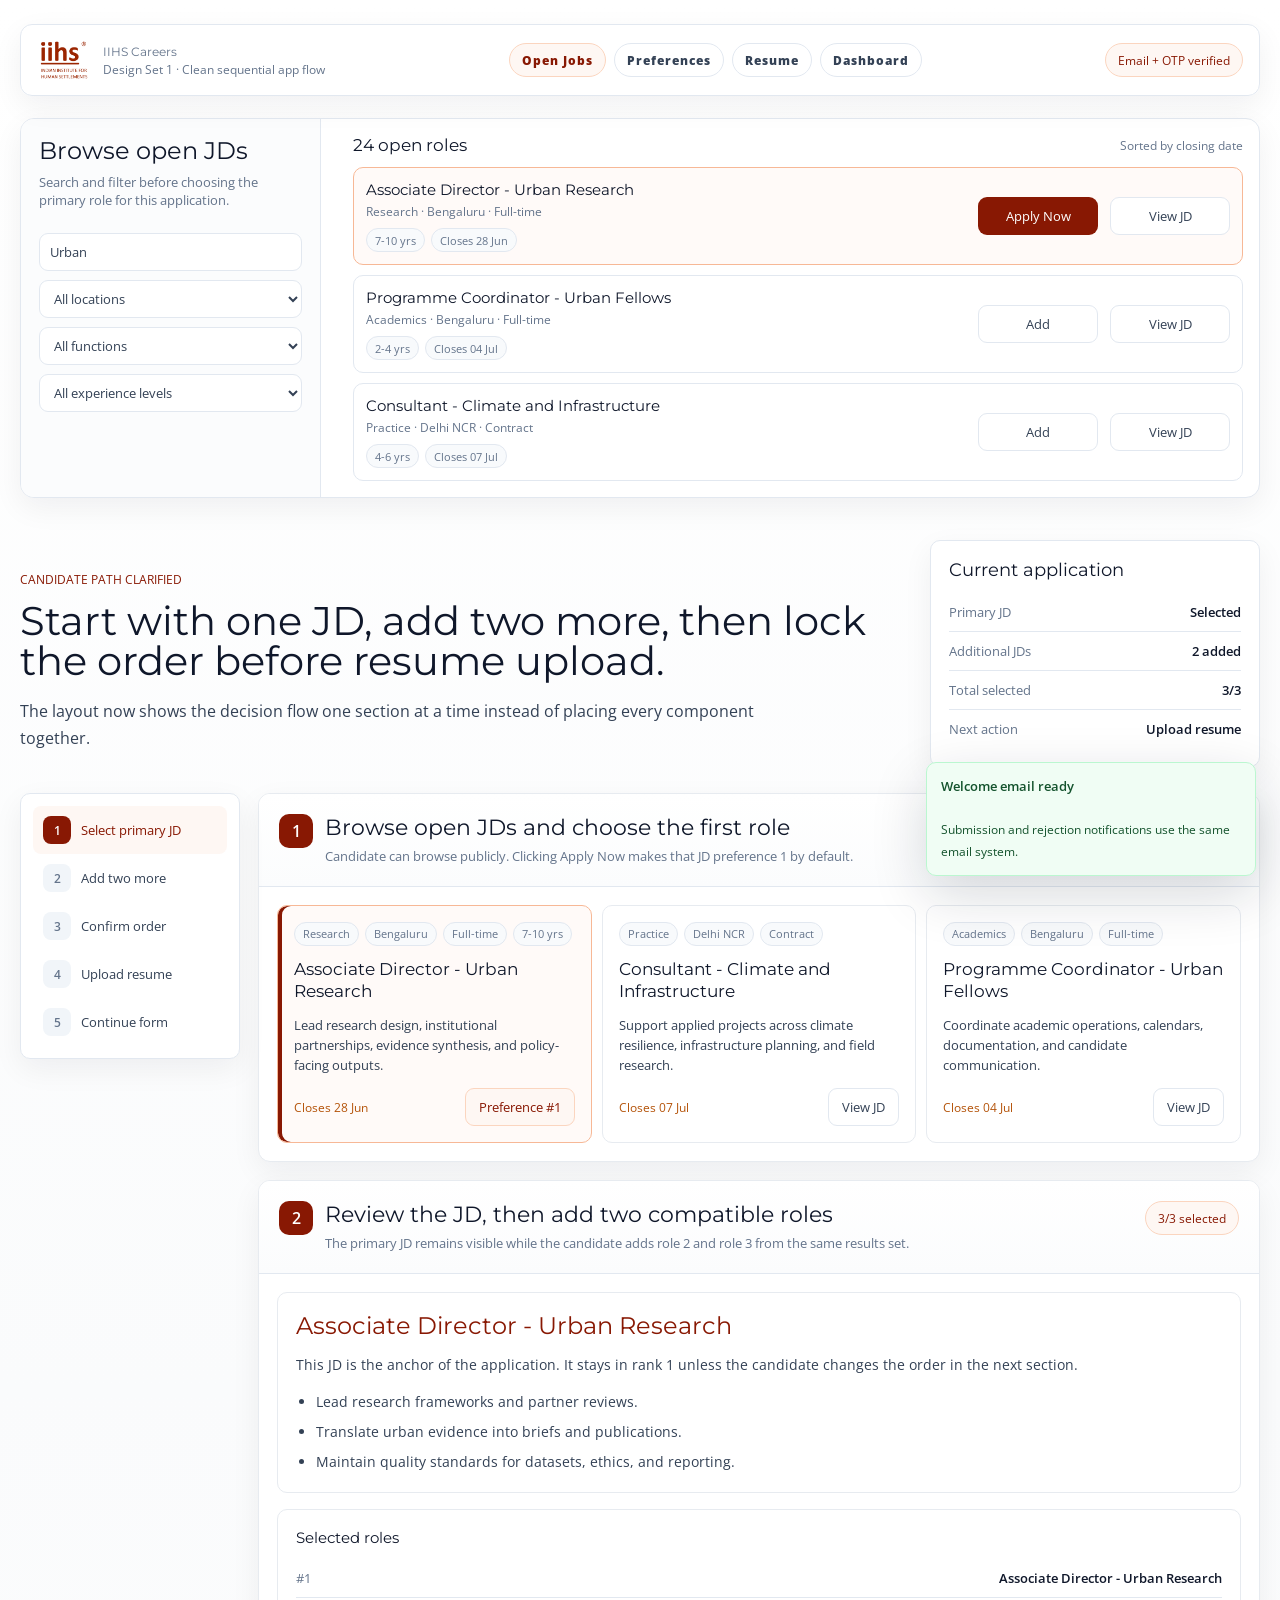
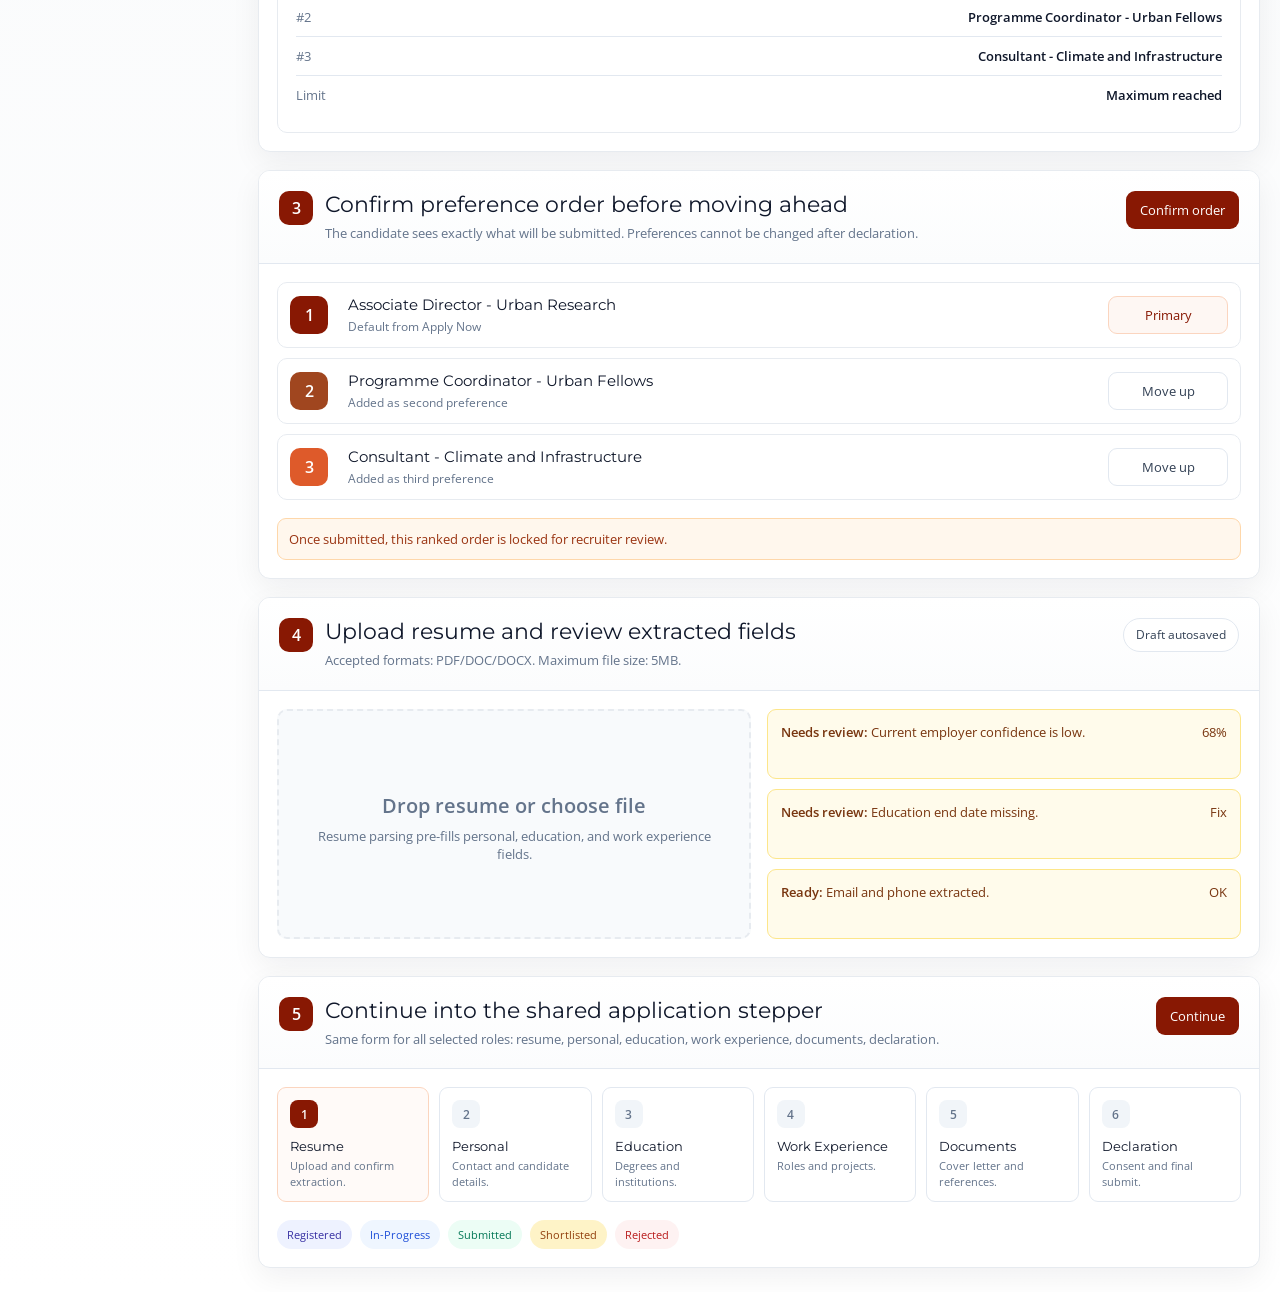
<file: design-set-1.html>
<!doctype html>
<html lang="en">
  <head>
    <meta charset="utf-8">
    <meta name="viewport" content="width=device-width, initial-scale=1">
    <title>IIHS Candidate Flow - Design Set 1</title>
    <link rel="preconnect" href="https://fonts.googleapis.com">
    <link rel="preconnect" href="https://fonts.gstatic.com" crossorigin>
    <link href="https://fonts.googleapis.com/css2?family=Montserrat:wght@400;500;600;700&family=Open+Sans:wght@400;500;600;700;800&display=swap" rel="stylesheet">
    <style>
      :root{--brand:#881803;--brand2:#de5a2a;--soft:#fef7f3;--ink:#0f172a;--text:#334155;--muted:#64748b;--line:#e2e8f0;--bg:#f8fafc;--card:#fff;--green:#047857;--amber:#b45309;--red:#b91c1c;--blue:#1d4ed8}
      *{box-sizing:border-box}body{margin:0;background:linear-gradient(180deg,#fff 0%,var(--bg) 42%,#fff 100%);color:var(--ink);font-family:Inter,ui-sans-serif,system-ui,-apple-system,BlinkMacSystemFont,"Segoe UI",sans-serif;letter-spacing:0}a{text-decoration:none;color:inherit}.wrap{max-width:1360px;min-width:1180px;margin:0 auto;padding:24px 28px}.top{display:flex;justify-content:space-between;align-items:center;border:1px solid var(--line);background:#fffffff0;border-radius:12px;padding:14px 16px;box-shadow:0 18px 55px #0f172a12;position:sticky;top:16px;z-index:5}.brand{display:flex;align-items:center;gap:12px}.mark{display:grid;place-items:center;width:42px;height:42px;border-radius:10px;background:var(--brand);color:white;font-weight:900;font-size:12px}.brand strong{display:block}.brand span{display:block;color:var(--muted);font-size:12px;margin-top:2px}.nav{display:flex;gap:8px}.nav a,.pill{display:inline-flex;align-items:center;justify-content:center;height:34px;border-radius:999px;border:1px solid var(--line);background:white;padding:0 12px;font-size:12px;font-weight:800;color:var(--text)}.nav a.active,.pill.hot{background:var(--soft);border-color:#fbd5bf;color:var(--brand)}
      .hero{display:grid;grid-template-columns:1fr 360px;gap:22px;align-items:end;padding:42px 0 26px}.eyebrow{color:var(--brand);font-size:12px;font-weight:900;text-transform:uppercase;letter-spacing:.08em}h1{font-size:48px;line-height:1.02;margin:12px 0 0;max-width:850px}.hero p{font-size:16px;line-height:1.65;color:var(--text);max-width:780px}.summary{border:1px solid var(--line);border-radius:10px;background:white;padding:18px;box-shadow:0 18px 55px #0f172a12}.summary h2{font-size:18px;margin:0 0 12px}.summary div{display:flex;justify-content:space-between;border-bottom:1px solid var(--line);padding:10px 0;color:var(--muted);font-size:13px}.summary div:last-child{border:0}.summary strong{color:var(--ink)}
      .flow{display:grid;grid-template-columns:240px 1fr;gap:18px;align-items:start}.rail{position:sticky;top:104px;border:1px solid var(--line);border-radius:10px;background:white;padding:12px;box-shadow:0 12px 40px #0f172a0d}.rail a{display:grid;grid-template-columns:28px 1fr;gap:10px;align-items:center;padding:10px;border-radius:8px;color:var(--text);font-size:13px;font-weight:800}.rail a.active{background:var(--soft);color:var(--brand)}.num{display:grid;place-items:center;width:28px;height:28px;border-radius:8px;background:#f1f5f9;color:var(--muted);font-size:12px}.active .num,.section-num{background:var(--brand);color:white}
      .sections{display:grid;gap:18px}.section{border:1px solid var(--line);border-radius:12px;background:white;box-shadow:0 18px 55px #0f172a0d;overflow:hidden}.section-head{display:flex;justify-content:space-between;gap:18px;align-items:flex-start;padding:20px;border-bottom:1px solid var(--line);background:linear-gradient(180deg,#fff,var(--soft))}.section-title{display:flex;gap:12px;align-items:flex-start}.section-num{display:grid;place-items:center;flex:0 0 auto;width:34px;height:34px;border-radius:10px;font-weight:900}.section h2{margin:0;font-size:22px}.section-head p{margin:6px 0 0;color:var(--muted);font-size:13px;line-height:1.45}.btn{display:inline-flex;align-items:center;justify-content:center;min-height:38px;border-radius:9px;border:1px solid transparent;padding:0 13px;font-size:13px;font-weight:900}.primary{background:var(--brand);color:white}.secondary{background:white;border-color:var(--line);color:var(--text)}.ghost{background:var(--soft);border-color:#fbd5bf;color:var(--brand)}
      .grid3{display:grid;grid-template-columns:repeat(3,1fr);gap:14px;padding:18px}.job{border:1px solid var(--line);border-radius:10px;background:white;padding:16px;min-height:230px;display:flex;flex-direction:column}.job.primary-job{border-color:#f7b896;background:linear-gradient(180deg,#fff,var(--soft));box-shadow:inset 4px 0 0 var(--brand)}.tags{display:flex;flex-wrap:wrap;gap:6px}.tag{display:inline-flex;align-items:center;min-height:24px;border:1px solid var(--line);border-radius:999px;background:#f8fafc;color:var(--muted);padding:0 8px;font-size:11px;font-weight:800}.job h3{font-size:17px;line-height:1.3;margin:12px 0 0}.job p{color:var(--text);font-size:13px;line-height:1.55}.job-foot{display:flex;justify-content:space-between;align-items:center;margin-top:auto}.deadline{color:var(--amber);font-size:12px;font-weight:900}
      .detail{display:grid;grid-template-columns:1.35fr .75fr;gap:16px;padding:18px}.detail-card,.side-card{border:1px solid var(--line);border-radius:10px;background:white;padding:18px}.detail-card h3{font-size:26px;margin:0;color:var(--brand)}.detail-card p,.detail-card li{color:var(--text);line-height:1.6;font-size:14px}.detail-card ul{display:grid;gap:8px;margin:14px 0 0;padding-left:20px}.side-card h4{margin:0 0 12px;font-size:15px}.side-card div{display:flex;justify-content:space-between;gap:12px;border-bottom:1px solid var(--line);padding:10px 0;color:var(--muted);font-size:13px}.side-card div:last-child{border:0}.side-card strong{color:var(--ink);text-align:right}
      .rank-list{display:grid;gap:10px;padding:18px}.rank-row{display:grid;grid-template-columns:50px 1fr 132px;gap:12px;align-items:center;border:1px solid var(--line);border-radius:10px;background:white;padding:12px}.rank{display:grid;place-items:center;width:38px;height:38px;border-radius:10px;background:var(--brand);color:white;font-size:16px;font-weight:950}.rank-row:nth-child(2) .rank{background:#a0461f}.rank-row:nth-child(3) .rank{background:var(--brand2)}.rank-row h3{margin:0;font-size:15px}.rank-row p{margin:4px 0 0;color:var(--muted);font-size:12px}.lock{margin:0 18px 18px;border:1px solid #fed7aa;border-radius:9px;background:#fff7ed;color:#9a3412;padding:11px;font-size:13px;font-weight:800}
      .upload-grid{display:grid;grid-template-columns:1fr 1fr;gap:16px;padding:18px}.drop{display:grid;place-items:center;min-height:230px;border:2px dashed #cbd5e1;border-radius:10px;background:#f8fafc;text-align:center;padding:22px}.drop b{display:block;font-size:20px}.drop span{display:block;margin-top:8px;color:var(--muted);font-size:13px}.review{display:grid;gap:10px}.flag{display:flex;justify-content:space-between;gap:12px;border:1px solid #fde68a;background:#fffbeb;color:#78350f;border-radius:9px;padding:13px;font-size:13px}.steps{display:grid;grid-template-columns:repeat(6,1fr);gap:10px;padding:18px}.step{border:1px solid var(--line);border-radius:9px;background:white;min-height:96px;padding:12px}.step.active{background:var(--soft);border-color:#fbd5bf}.step b{display:grid;place-items:center;width:28px;height:28px;border-radius:8px;background:#f1f5f9;color:var(--muted);font-size:12px}.step.active b{background:var(--brand);color:white}.step h3{margin:10px 0 4px;font-size:13px}.step p{margin:0;color:var(--muted);font-size:11px;line-height:1.4}.status{display:flex;gap:8px;padding:0 18px 18px}.chip{border-radius:999px;padding:7px 10px;font-size:11px;font-weight:900}.registered{background:#eef2ff;color:#3730a3}.progress{background:#eff6ff;color:#1d4ed8}.submitted{background:#ecfdf5;color:#047857}.shortlisted{background:#fef3c7;color:#92400e}.rejected{background:#fef2f2;color:#b91c1c}.toast{position:fixed;right:24px;bottom:24px;width:330px;border:1px solid #bbf7d0;background:#f0fdf4;color:#14532d;border-radius:10px;box-shadow:0 18px 55px #0f172a2a;padding:14px}.toast strong{display:block;font-size:13px}.toast span{font-size:12px}
      /* Lighter modern treatment for cleaner stakeholder review */
      body{background:linear-gradient(180deg,#ffffff 0%,#fafbfc 48%,#ffffff 100%)}
      .top,.summary,.rail,.section{box-shadow:0 10px 30px rgba(15,23,42,.06)}
      h1{font-size:44px;font-weight:650;letter-spacing:0}
      .section h2{font-weight:650}
      .detail-card h3{font-size:24px;font-weight:650}
      .job h3,.rank-row h3,.step h3{font-weight:650}
      .btn,.pill,.nav a,.rail a,.tag,.deadline,.lock,.eyebrow{font-weight:650}
      .mark,.num,.section-num,.rank,.step b,.chip{font-weight:700}
      .section-head{background:linear-gradient(180deg,#fff,#fbfcfd)}
      .job.primary-job,.step.active{background:#fffaf8}
      .primary{box-shadow:none}
      .section,.job,.detail-card,.side-card,.rank-row,.drop{border-color:#e7ebf0}
      .browse-board{display:grid;grid-template-columns:300px 1fr;gap:16px;margin-top:22px;border:1px solid var(--line);border-radius:14px;background:white;box-shadow:0 10px 30px rgba(15,23,42,.06);overflow:hidden}.browse-filters{padding:18px;border-right:1px solid var(--line);background:#fbfcfd}.browse-filters h1{font-size:24px;line-height:1.15;margin:0 0 8px}.browse-filters p{margin:0 0 14px;color:var(--muted);font-size:13px;line-height:1.45}.browse-filters input,.browse-filters select{width:100%;height:38px;margin-top:9px;border:1px solid var(--line);border-radius:9px;background:white;padding:0 10px;color:var(--text);font:13px system-ui}.browse-results{padding:16px}.browse-results-head{display:flex;justify-content:space-between;align-items:center;margin-bottom:12px}.browse-results-head h2{font-size:17px;margin:0}.browse-results-head span{color:var(--muted);font-size:12px}.result-list{display:grid;gap:10px}.result-row{display:grid;grid-template-columns:1fr 120px 120px;gap:12px;align-items:center;border:1px solid var(--line);border-radius:10px;padding:12px;background:white}.result-row.active{border-color:#f7b896;background:#fffaf8}.result-row h3{margin:0;font-size:15px;font-weight:650}.result-row p{margin:4px 0 0;color:var(--muted);font-size:12px}.result-meta{display:flex;gap:6px;flex-wrap:wrap;margin-top:8px}
      @media(max-width:1300px){.wrap{padding-left:20px;padding-right:20px}.grid3{gap:10px}.hero{grid-template-columns:1fr 330px}h1{font-size:40px}.flow{grid-template-columns:220px 1fr}.detail{grid-template-columns:1fr}.rank-row{grid-template-columns:46px 1fr 120px}}
/* IIHS careers typography alignment: body Open Sans 400, headings Montserrat 400 */
:root{--iihs-body-font:'Open Sans',Arial,sans-serif;--iihs-heading-font:'Montserrat','Open Sans',Arial,sans-serif}
body,input,select,textarea,button,p,li,td,th,a,span,small,.btn,.pill,.tag,.chip,.deadline,.kicker,.eyebrow{font-family:var(--iihs-body-font)!important;font-weight:400!important;letter-spacing:0!important}
h1,h2,h3,h4,h5,h6,.brand strong,.title,.job-title,.section h2,.head h2,.panel-head h2,.hero h1{font-family:var(--iihs-heading-font)!important;font-weight:400!important;letter-spacing:0!important}
strong,b,.mark,.rank,.num,.section-num,.rank-box,.rank-number,.badge{font-family:var(--iihs-body-font)!important;font-weight:600!important;letter-spacing:0!important}
.nav a,.filter-title{font-family:var(--iihs-body-font)!important;font-weight:800!important;letter-spacing:1px!important}
.btn.primary,.primary{font-weight:400!important}
    .logo-img{display:block;width:54px;height:auto;max-height:42px;object-fit:contain;flex:0 0 auto}
    </style>
  </head>
  <body>
    <div class="wrap">
      <header class="top">
        <a class="brand" href="#"><img class="logo-img" src="iihs-co-in-logo.jpg" alt="IIHS logo"><span><strong>IIHS Careers</strong><span>Design Set 1 · Clean sequential app flow</span></span></a>
        <nav class="nav"><a class="active" href="#step1">Open Jobs</a><a href="#step3">Preferences</a><a href="#step4">Resume</a><a href="#step5">Dashboard</a></nav>
        <span class="pill hot">Email + OTP verified</span>
      </header>

      <section class="browse-board" aria-label="Browse open JDs first">
        <aside class="browse-filters"><h1>Browse open JDs</h1><p>Search and filter before choosing the primary role for this application.</p><input value="Urban" aria-label="Search jobs"><select><option>All locations</option><option>Bengaluru</option></select><select><option>All functions</option><option>Research</option></select><select><option>All experience levels</option><option>4-8 years</option></select></aside>
        <div class="browse-results"><div class="browse-results-head"><h2>24 open roles</h2><span>Sorted by closing date</span></div><div class="result-list"><article class="result-row active"><span><h3>Associate Director - Urban Research</h3><p>Research · Bengaluru · Full-time</p><span class="result-meta"><b class="tag">7-10 yrs</b><b class="tag">Closes 28 Jun</b></span></span><a class="btn primary" href="#step1">Apply Now</a><a class="btn secondary" href="#step2">View JD</a></article><article class="result-row"><span><h3>Programme Coordinator - Urban Fellows</h3><p>Academics · Bengaluru · Full-time</p><span class="result-meta"><b class="tag">2-4 yrs</b><b class="tag">Closes 04 Jul</b></span></span><a class="btn secondary" href="#step2">Add</a><a class="btn secondary" href="#step1">View JD</a></article><article class="result-row"><span><h3>Consultant - Climate and Infrastructure</h3><p>Practice · Delhi NCR · Contract</p><span class="result-meta"><b class="tag">4-6 yrs</b><b class="tag">Closes 07 Jul</b></span></span><a class="btn secondary" href="#step2">Add</a><a class="btn secondary" href="#step1">View JD</a></article></div></div>
      </section>

      <section class="hero">
        <div><span class="eyebrow">Candidate path clarified</span><h1>Start with one JD, add two more, then lock the order before resume upload.</h1><p>The layout now shows the decision flow one section at a time instead of placing every component together.</p></div>
        <aside class="summary"><h2>Current application</h2><div><span>Primary JD</span><strong>Selected</strong></div><div><span>Additional JDs</span><strong>2 added</strong></div><div><span>Total selected</span><strong>3/3</strong></div><div><span>Next action</span><strong>Upload resume</strong></div></aside>
      </section>

      <div class="flow">
        <aside class="rail"><a class="active" href="#step1"><span class="num">1</span>Select primary JD</a><a href="#step2"><span class="num">2</span>Add two more</a><a href="#step3"><span class="num">3</span>Confirm order</a><a href="#step4"><span class="num">4</span>Upload resume</a><a href="#step5"><span class="num">5</span>Continue form</a></aside>
        <div class="sections">
          <section id="step1" class="section">
            <div class="section-head"><span class="section-title"><span class="section-num">1</span><span><h2>Browse open JDs and choose the first role</h2><p>Candidate can browse publicly. Clicking Apply Now makes that JD preference 1 by default.</p></span></span><a class="btn primary" href="#step2">Apply Now</a></div>
            <div class="grid3">
              <article class="job primary-job"><div class="tags"><span class="tag">Research</span><span class="tag">Bengaluru</span><span class="tag">Full-time</span><span class="tag">7-10 yrs</span></div><h3>Associate Director - Urban Research</h3><p>Lead research design, institutional partnerships, evidence synthesis, and policy-facing outputs.</p><div class="job-foot"><span class="deadline">Closes 28 Jun</span><span class="btn ghost">Preference #1</span></div></article>
              <article class="job"><div class="tags"><span class="tag">Practice</span><span class="tag">Delhi NCR</span><span class="tag">Contract</span></div><h3>Consultant - Climate and Infrastructure</h3><p>Support applied projects across climate resilience, infrastructure planning, and field research.</p><div class="job-foot"><span class="deadline">Closes 07 Jul</span><span class="btn secondary">View JD</span></div></article>
              <article class="job"><div class="tags"><span class="tag">Academics</span><span class="tag">Bengaluru</span><span class="tag">Full-time</span></div><h3>Programme Coordinator - Urban Fellows</h3><p>Coordinate academic operations, calendars, documentation, and candidate communication.</p><div class="job-foot"><span class="deadline">Closes 04 Jul</span><span class="btn secondary">View JD</span></div></article>
            </div>
          </section>

          <section id="step2" class="section">
            <div class="section-head"><span class="section-title"><span class="section-num">2</span><span><h2>Review the JD, then add two compatible roles</h2><p>The primary JD remains visible while the candidate adds role 2 and role 3 from the same results set.</p></span></span><span class="pill hot">3/3 selected</span></div>
            <div class="detail">
              <article class="detail-card"><h3>Associate Director - Urban Research</h3><p>This JD is the anchor of the application. It stays in rank 1 unless the candidate changes the order in the next section.</p><ul><li>Lead research frameworks and partner reviews.</li><li>Translate urban evidence into briefs and publications.</li><li>Maintain quality standards for datasets, ethics, and reporting.</li></ul></article>
              <aside class="side-card"><h4>Selected roles</h4><div><span>#1</span><strong>Associate Director - Urban Research</strong></div><div><span>#2</span><strong>Programme Coordinator - Urban Fellows</strong></div><div><span>#3</span><strong>Consultant - Climate and Infrastructure</strong></div><div><span>Limit</span><strong>Maximum reached</strong></div></aside>
            </div>
          </section>

          <section id="step3" class="section">
            <div class="section-head"><span class="section-title"><span class="section-num">3</span><span><h2>Confirm preference order before moving ahead</h2><p>The candidate sees exactly what will be submitted. Preferences cannot be changed after declaration.</p></span></span><a class="btn primary" href="#step4">Confirm order</a></div>
            <div class="rank-list">
              <article class="rank-row"><span class="rank">1</span><span><h3>Associate Director - Urban Research</h3><p>Default from Apply Now</p></span><span class="btn ghost">Primary</span></article>
              <article class="rank-row"><span class="rank">2</span><span><h3>Programme Coordinator - Urban Fellows</h3><p>Added as second preference</p></span><span class="btn secondary">Move up</span></article>
              <article class="rank-row"><span class="rank">3</span><span><h3>Consultant - Climate and Infrastructure</h3><p>Added as third preference</p></span><span class="btn secondary">Move up</span></article>
            </div>
            <p class="lock">Once submitted, this ranked order is locked for recruiter review.</p>
          </section>

          <section id="step4" class="section">
            <div class="section-head"><span class="section-title"><span class="section-num">4</span><span><h2>Upload resume and review extracted fields</h2><p>Accepted formats: PDF/DOC/DOCX. Maximum file size: 5MB.</p></span></span><span class="pill">Draft autosaved</span></div>
            <div class="upload-grid"><div class="drop"><span><b>Drop resume or choose file</b><span>Resume parsing pre-fills personal, education, and work experience fields.</span></span></div><div class="review"><div class="flag"><span><b>Needs review:</b> Current employer confidence is low.</span><span>68%</span></div><div class="flag"><span><b>Needs review:</b> Education end date missing.</span><span>Fix</span></div><div class="flag"><span><b>Ready:</b> Email and phone extracted.</span><span>OK</span></div></div></div>
          </section>

          <section id="step5" class="section">
            <div class="section-head"><span class="section-title"><span class="section-num">5</span><span><h2>Continue into the shared application stepper</h2><p>Same form for all selected roles: resume, personal, education, work experience, documents, declaration.</p></span></span><a class="btn primary" href="#">Continue</a></div>
            <div class="steps"><article class="step active"><b>1</b><h3>Resume</h3><p>Upload and confirm extraction.</p></article><article class="step"><b>2</b><h3>Personal</h3><p>Contact and candidate details.</p></article><article class="step"><b>3</b><h3>Education</h3><p>Degrees and institutions.</p></article><article class="step"><b>4</b><h3>Work Experience</h3><p>Roles and projects.</p></article><article class="step"><b>5</b><h3>Documents</h3><p>Cover letter and references.</p></article><article class="step"><b>6</b><h3>Declaration</h3><p>Consent and final submit.</p></article></div>
            <div class="status"><span class="chip registered">Registered</span><span class="chip progress">In-Progress</span><span class="chip submitted">Submitted</span><span class="chip shortlisted">Shortlisted</span><span class="chip rejected">Rejected</span></div>
          </section>
        </div>
      </div>
    </div>
    <aside class="toast"><strong>Welcome email ready</strong><br><span>Submission and rejection notifications use the same email system.</span></aside>
  </body>
</html>
</file>
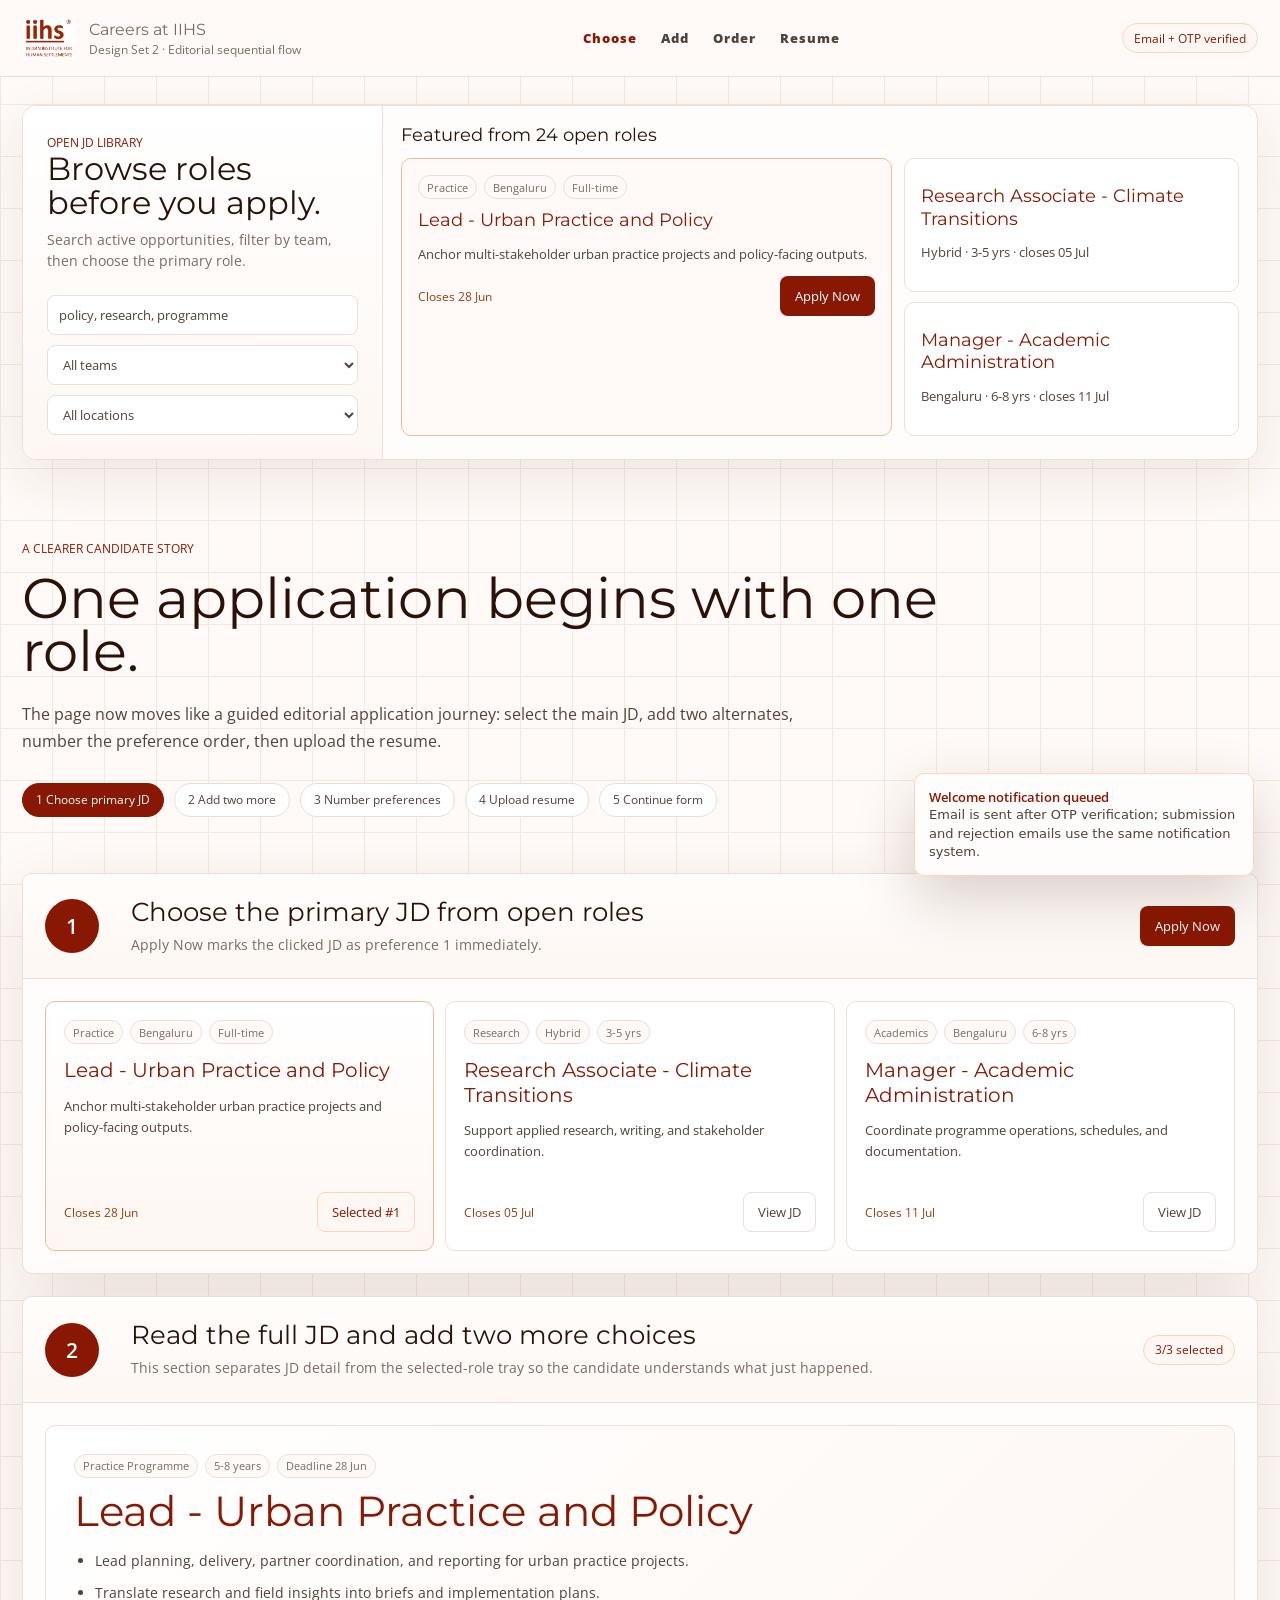
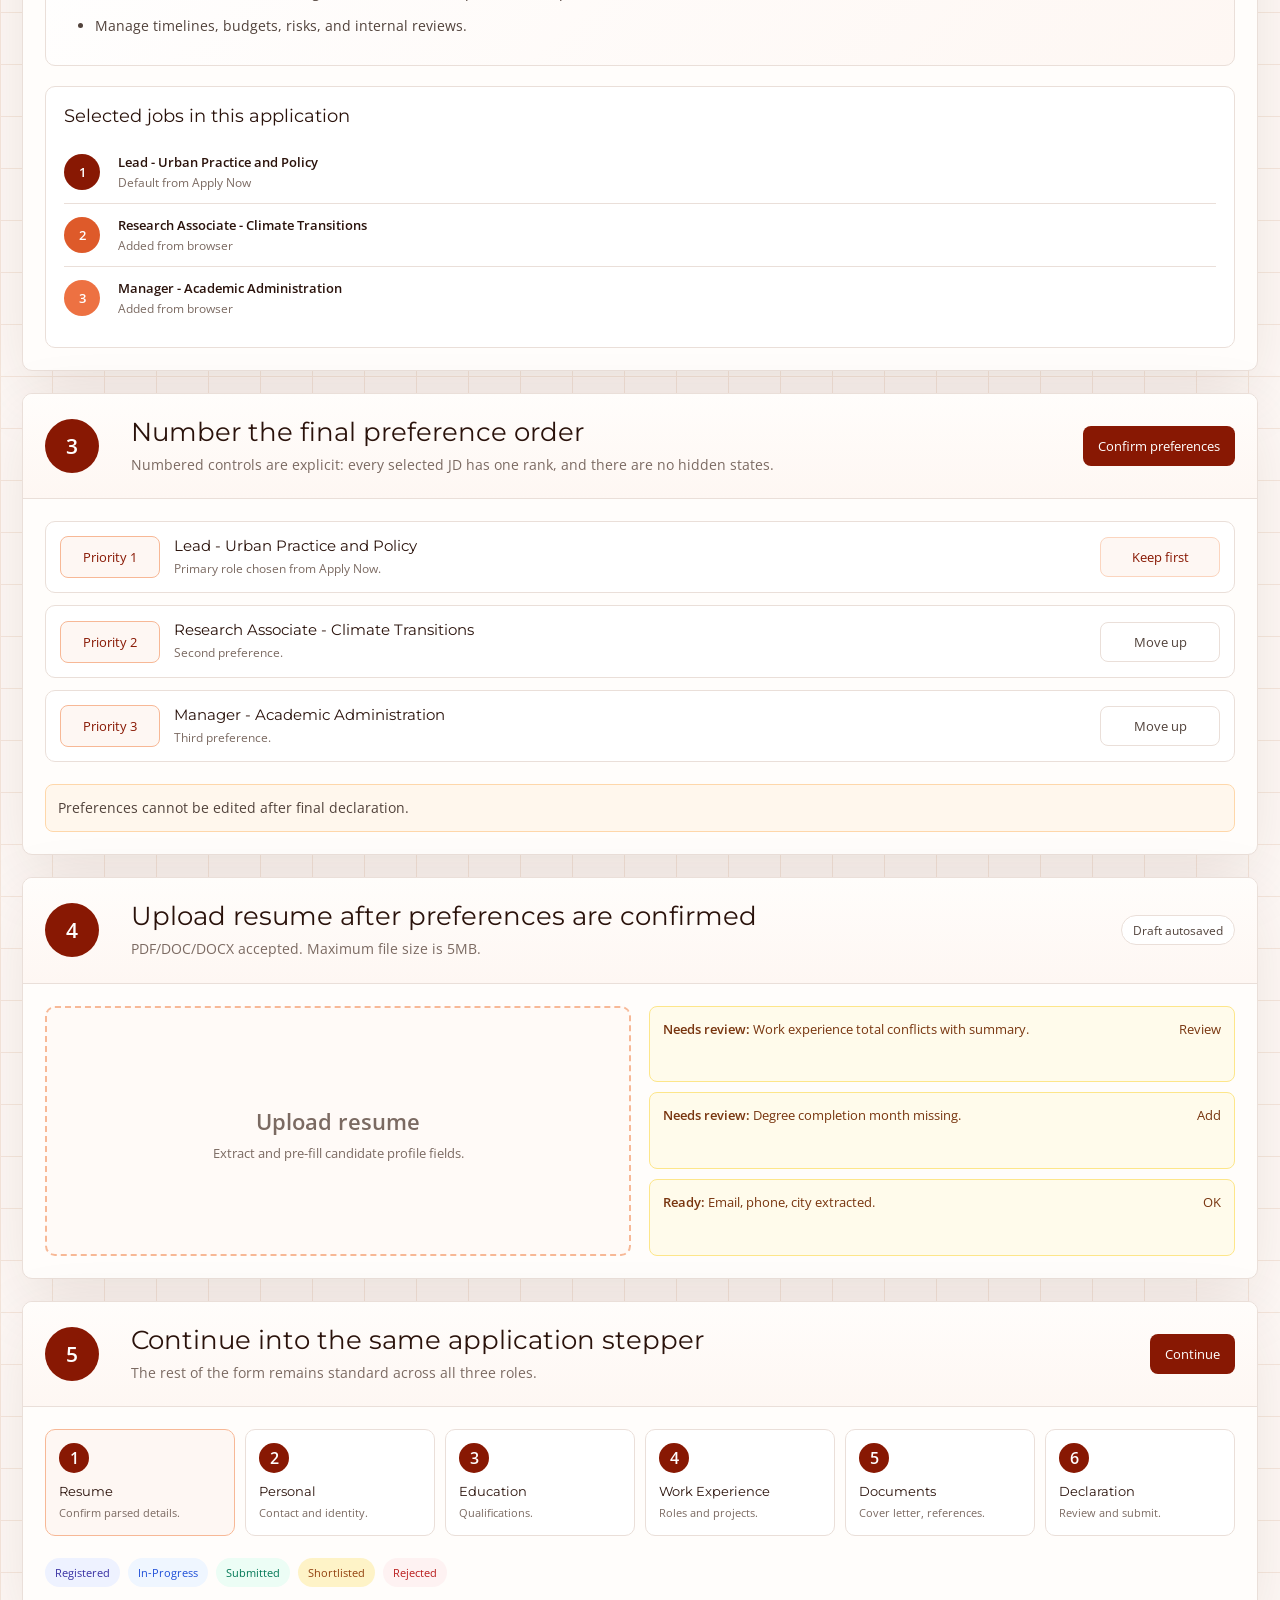
<file: design-set-2.html>
<!doctype html>
<html lang="en">
  <head>
    <meta charset="utf-8">
    <meta name="viewport" content="width=device-width, initial-scale=1">
    <title>IIHS Candidate Flow - Design Set 2</title>
    <link rel="preconnect" href="https://fonts.googleapis.com">
    <link rel="preconnect" href="https://fonts.gstatic.com" crossorigin>
    <link href="https://fonts.googleapis.com/css2?family=Montserrat:wght@400;500;600;700&family=Open+Sans:wght@400;500;600;700;800&display=swap" rel="stylesheet">
    <style>
      :root{--brand:#881803;--brand2:#de5a2a;--brand3:#ed7142;--cream:#fffaf7;--soft:#fef7f3;--line:#eadfd9;--ink:#2a120b;--text:#51423b;--muted:#7b6a62;--green:#047857;--blue:#1d4ed8;--amber:#92400e;--red:#b91c1c}
      *{box-sizing:border-box}body{margin:0;min-width:1180px;background:linear-gradient(90deg,#f6e8de 1px,transparent 1px),linear-gradient(#f6e8de 1px,transparent 1px),var(--cream);background-size:52px 52px;color:var(--ink);font-family:ui-serif,Georgia,serif;letter-spacing:0}a{text-decoration:none;color:inherit}.wrap{max-width:1380px;margin:0 auto;padding:0 30px}.top{position:sticky;top:0;z-index:4;background:#fffaf7ee;backdrop-filter:blur(16px);border-bottom:1px solid var(--line)}.top-inner{height:76px;display:flex;align-items:center;justify-content:space-between}.brand{display:flex;align-items:center;gap:13px}.mark{display:grid;place-items:center;width:46px;height:46px;border-radius:50%;background:var(--brand);color:white;font:900 12px ui-sans-serif,system-ui}.brand strong{display:block;font:800 16px ui-sans-serif,system-ui}.brand span{display:block;color:var(--muted);font:12px ui-sans-serif,system-ui;margin-top:2px}.nav{display:flex;gap:24px;font:800 13px ui-sans-serif,system-ui;color:var(--text)}.nav a:first-child{color:var(--brand)}.pill{display:inline-flex;align-items:center;min-height:30px;border:1px solid var(--line);border-radius:999px;background:white;padding:0 11px;font:800 12px ui-sans-serif,system-ui;color:var(--text)}.pill.hot{background:var(--soft);border-color:#fbd5bf;color:var(--brand)}
      .hero{padding:58px 0 34px}.kicker{font:900 12px ui-sans-serif,system-ui;text-transform:uppercase;letter-spacing:.08em;color:var(--brand)}h1{max-width:940px;margin:14px 0 0;font-size:64px;line-height:.95;font-weight:800}.hero p{max-width:780px;margin:22px 0 0;color:var(--text);font:16px/1.7 ui-sans-serif,system-ui}.sequence{display:flex;gap:10px;margin-top:28px}.sequence span{display:inline-flex;align-items:center;min-height:34px;border:1px solid var(--line);border-radius:999px;background:white;padding:0 13px;font:900 12px ui-sans-serif,system-ui;color:var(--text)}.sequence span:first-child{background:var(--brand);color:white;border-color:var(--brand)}
      .section{margin:22px 0;border:1px solid var(--line);border-radius:10px;background:#fffdfb;box-shadow:0 22px 70px #471b0b1c;overflow:hidden}.section-head{display:grid;grid-template-columns:70px 1fr auto;gap:16px;align-items:center;padding:22px;border-bottom:1px solid var(--line);background:linear-gradient(180deg,#fffdfb,var(--soft))}.num{display:grid;place-items:center;width:54px;height:54px;border-radius:50%;background:var(--brand);color:white;font:900 21px ui-sans-serif,system-ui}.section h2{margin:0;font:850 26px ui-sans-serif,system-ui}.section p{color:var(--text);font:14px/1.6 ui-sans-serif,system-ui}.section-head p{margin:6px 0 0;color:var(--muted)}.btn{display:inline-flex;align-items:center;justify-content:center;min-height:40px;border-radius:8px;border:1px solid transparent;padding:0 14px;font:900 13px ui-sans-serif,system-ui}.primary{background:var(--brand);color:white}.secondary{background:white;border-color:var(--line);color:var(--text)}.soft-btn{background:var(--soft);border-color:#fbd5bf;color:var(--brand)}
      .cards{display:grid;grid-template-columns:repeat(3,1fr);gap:16px;padding:22px}.job{min-height:250px;border:1px solid var(--line);border-radius:10px;background:white;padding:18px;display:flex;flex-direction:column}.job.active{background:linear-gradient(180deg,#fff,var(--soft));border-color:#f7b896}.tags{display:flex;flex-wrap:wrap;gap:7px}.tag{display:inline-flex;align-items:center;min-height:24px;border-radius:999px;border:1px solid var(--line);background:#fffaf7;color:var(--muted);padding:0 8px;font:800 11px ui-sans-serif,system-ui}.job h3{margin:14px 0 0;color:var(--brand);font:850 20px/1.22 ui-sans-serif,system-ui}.job p{font-size:13px}.foot{display:flex;justify-content:space-between;align-items:center;margin-top:auto}.deadline{color:var(--amber);font:900 12px ui-sans-serif,system-ui}
      .feature{display:grid;grid-template-columns:1.1fr .9fr;gap:20px;padding:22px}.jd{border:1px solid var(--line);border-radius:10px;background:linear-gradient(135deg,#fff 0%,var(--soft) 100%);padding:28px}.jd h3{margin:12px 0 0;color:var(--brand);font:850 42px/1 ui-sans-serif,system-ui}.jd ul{display:grid;gap:10px;margin:18px 0 0;padding-left:21px;color:var(--text);font:14px/1.6 ui-sans-serif,system-ui}.selected{border:1px solid var(--line);border-radius:10px;background:white;padding:18px}.selected h3{font:850 18px ui-sans-serif,system-ui;margin:0 0 14px}.selected-row{display:grid;grid-template-columns:42px 1fr;gap:12px;align-items:center;padding:12px 0;border-bottom:1px solid var(--line);font:13px ui-sans-serif,system-ui}.selected-row:last-child{border:0}.rank{display:grid;place-items:center;width:36px;height:36px;border-radius:50%;background:var(--brand);color:white;font-weight:950}.selected-row:nth-child(3) .rank{background:var(--brand2)}.selected-row:nth-child(4) .rank{background:var(--brand3)}.selected-row strong{display:block;color:var(--ink)}.selected-row span span{display:block;color:var(--muted);margin-top:3px;font-size:12px}
      .priority{display:grid;gap:12px;padding:22px}.priority-row{display:grid;grid-template-columns:110px 1fr 140px;gap:14px;align-items:center;border:1px solid var(--line);border-radius:10px;background:white;padding:14px}.select-box{height:42px;border:1px solid #f7b896;border-radius:8px;background:var(--soft);display:grid;place-items:center;color:var(--brand);font:950 13px ui-sans-serif,system-ui}.priority-row h3{font:850 15px ui-sans-serif,system-ui;margin:0}.priority-row p{font-size:12px;margin:4px 0 0;color:var(--muted)}.note{margin:0 22px 22px;border:1px solid #fed7aa;background:#fff7ed;color:#9a3412;border-radius:8px;padding:12px;font:850 13px ui-sans-serif,system-ui}
      .upload{display:grid;grid-template-columns:1fr 1fr;gap:18px;padding:22px}.drop{display:grid;place-items:center;min-height:250px;border:2px dashed #f7b896;border-radius:10px;background:#fffaf7;text-align:center;padding:24px}.drop b{display:block;font:850 22px ui-sans-serif,system-ui}.drop span{display:block;margin-top:8px;color:var(--muted);font:13px/1.5 ui-sans-serif,system-ui}.flags{display:grid;gap:10px}.flag{display:flex;justify-content:space-between;gap:12px;border:1px solid #fde68a;border-radius:8px;background:#fffbeb;color:#78350f;padding:13px;font:13px ui-sans-serif,system-ui}.steps{display:grid;grid-template-columns:repeat(6,1fr);gap:10px;padding:22px}.step{border:1px solid var(--line);border-radius:10px;background:white;min-height:104px;padding:13px;font-family:ui-sans-serif,system-ui}.step.active{background:var(--soft);border-color:#f7b896}.step b{display:grid;place-items:center;width:30px;height:30px;border-radius:50%;background:var(--brand);color:white}.step h3{margin:10px 0 5px;font-size:13px}.step p{margin:0;color:var(--muted);font-size:11px}.statuses{display:flex;gap:8px;padding:0 22px 22px}.chip{border-radius:999px;padding:7px 10px;font:900 11px ui-sans-serif,system-ui}.registered{background:#eef2ff;color:#3730a3}.progress{background:#eff6ff;color:#1d4ed8}.submitted{background:#ecfdf5;color:#047857}.shortlisted{background:#fef3c7;color:#92400e}.rejected{background:#fef2f2;color:#b91c1c}.toast{position:fixed;right:26px;bottom:24px;width:340px;border:1px solid #fbd5bf;background:#fffdfb;border-radius:10px;box-shadow:0 22px 60px #471b0b33;padding:14px;font:13px/1.4 ui-sans-serif,system-ui;color:var(--text)}.toast strong{display:block;color:var(--brand)}
      .editorial-browse{display:grid;grid-template-columns:360px 1fr;gap:0;margin:28px 0 18px;border:1px solid var(--line);border-radius:14px;background:#fffdfb;box-shadow:0 18px 55px #471b0b18;overflow:hidden}.editorial-search{padding:24px;border-right:1px solid var(--line);background:linear-gradient(180deg,#fff,var(--soft))}.editorial-search h1{font:760 32px/1.05 ui-sans-serif,system-ui;margin:0 0 10px}.editorial-search p{font:14px/1.5 ui-sans-serif,system-ui;color:var(--muted);margin:0 0 14px}.editorial-search input,.editorial-search select{width:100%;height:40px;margin-top:10px;border:1px solid var(--line);border-radius:8px;background:white;padding:0 11px;font:13px ui-sans-serif,system-ui;color:var(--text)}.editorial-results{padding:18px}.editorial-results h2{font:750 18px ui-sans-serif,system-ui;margin:0 0 12px}.feature-row{display:grid;grid-template-columns:1.1fr .75fr;gap:12px}.feature-job,.small-jobs article{border:1px solid var(--line);border-radius:10px;background:white;padding:16px}.feature-job{border-color:#f7b896;background:#fffaf7}.feature-job h3,.small-jobs h3{font:720 18px/1.25 ui-sans-serif,system-ui;margin:10px 0;color:var(--brand)}.feature-job p,.small-jobs p{font:13px/1.45 ui-sans-serif,system-ui;color:var(--text)}.small-jobs{display:grid;gap:10px}.browse-actions{display:flex;justify-content:space-between;align-items:center;margin-top:12px}
      @media(max-width:1300px){.wrap{padding:0 22px}h1{font-size:56px}.cards{gap:11px}.feature{grid-template-columns:1fr}.priority-row{grid-template-columns:100px 1fr 120px}}
/* IIHS careers typography alignment: body Open Sans 400, headings Montserrat 400 */
:root{--iihs-body-font:'Open Sans',Arial,sans-serif;--iihs-heading-font:'Montserrat','Open Sans',Arial,sans-serif}
body,input,select,textarea,button,p,li,td,th,a,span,small,.btn,.pill,.tag,.chip,.deadline,.kicker,.eyebrow{font-family:var(--iihs-body-font)!important;font-weight:400!important;letter-spacing:0!important}
h1,h2,h3,h4,h5,h6,.brand strong,.title,.job-title,.section h2,.head h2,.panel-head h2,.hero h1{font-family:var(--iihs-heading-font)!important;font-weight:400!important;letter-spacing:0!important}
strong,b,.mark,.rank,.num,.section-num,.rank-box,.rank-number,.badge{font-family:var(--iihs-body-font)!important;font-weight:600!important;letter-spacing:0!important}
.nav a,.filter-title{font-family:var(--iihs-body-font)!important;font-weight:800!important;letter-spacing:1px!important}
.btn.primary,.primary{font-weight:400!important}
    .logo-img{display:block;width:54px;height:auto;max-height:42px;object-fit:contain;flex:0 0 auto}
    </style>
  </head>
  <body>
    <header class="top"><div class="wrap top-inner"><a class="brand" href="#"><img class="logo-img" src="iihs-co-in-logo.jpg" alt="IIHS logo"><span><strong>Careers at IIHS</strong><span>Design Set 2 · Editorial sequential flow</span></span></a><nav class="nav"><a href="#one">Choose</a><a href="#two">Add</a><a href="#three">Order</a><a href="#four">Resume</a></nav><span class="pill hot">Email + OTP verified</span></div></header>
    <main class="wrap">
      <section class="editorial-browse" aria-label="Browse open JDs">
        <aside class="editorial-search"><span class="kicker">Open JD library</span><h1>Browse roles before you apply.</h1><p>Search active opportunities, filter by team, then choose the primary role.</p><input value="policy, research, programme" aria-label="Search jobs"><select><option>All teams</option><option>Practice</option><option>Research</option></select><select><option>All locations</option><option>Bengaluru</option><option>Delhi NCR</option></select></aside>
        <div class="editorial-results"><h2>Featured from 24 open roles</h2><div class="feature-row"><article class="feature-job"><div class="tags"><span class="tag">Practice</span><span class="tag">Bengaluru</span><span class="tag">Full-time</span></div><h3>Lead - Urban Practice and Policy</h3><p>Anchor multi-stakeholder urban practice projects and policy-facing outputs.</p><div class="browse-actions"><span class="deadline">Closes 28 Jun</span><a class="btn primary" href="#one">Apply Now</a></div></article><div class="small-jobs"><article><h3>Research Associate - Climate Transitions</h3><p>Hybrid · 3-5 yrs · closes 05 Jul</p></article><article><h3>Manager - Academic Administration</h3><p>Bengaluru · 6-8 yrs · closes 11 Jul</p></article></div></div></div>
      </section>
      <section class="hero"><span class="kicker">A clearer candidate story</span><h1>One application begins with one role.</h1><p>The page now moves like a guided editorial application journey: select the main JD, add two alternates, number the preference order, then upload the resume.</p><div class="sequence"><span>1 Choose primary JD</span><span>2 Add two more</span><span>3 Number preferences</span><span>4 Upload resume</span><span>5 Continue form</span></div></section>

      <section id="one" class="section"><div class="section-head"><span class="num">1</span><span><h2>Choose the primary JD from open roles</h2><p>Apply Now marks the clicked JD as preference 1 immediately.</p></span><a class="btn primary" href="#two">Apply Now</a></div><div class="cards"><article class="job active"><div class="tags"><span class="tag">Practice</span><span class="tag">Bengaluru</span><span class="tag">Full-time</span></div><h3>Lead - Urban Practice and Policy</h3><p>Anchor multi-stakeholder urban practice projects and policy-facing outputs.</p><div class="foot"><span class="deadline">Closes 28 Jun</span><span class="btn soft-btn">Selected #1</span></div></article><article class="job"><div class="tags"><span class="tag">Research</span><span class="tag">Hybrid</span><span class="tag">3-5 yrs</span></div><h3>Research Associate - Climate Transitions</h3><p>Support applied research, writing, and stakeholder coordination.</p><div class="foot"><span class="deadline">Closes 05 Jul</span><span class="btn secondary">View JD</span></div></article><article class="job"><div class="tags"><span class="tag">Academics</span><span class="tag">Bengaluru</span><span class="tag">6-8 yrs</span></div><h3>Manager - Academic Administration</h3><p>Coordinate programme operations, schedules, and documentation.</p><div class="foot"><span class="deadline">Closes 11 Jul</span><span class="btn secondary">View JD</span></div></article></div></section>

      <section id="two" class="section"><div class="section-head"><span class="num">2</span><span><h2>Read the full JD and add two more choices</h2><p>This section separates JD detail from the selected-role tray so the candidate understands what just happened.</p></span><span class="pill hot">3/3 selected</span></div><div class="feature"><article class="jd"><div class="tags"><span class="tag">Practice Programme</span><span class="tag">5-8 years</span><span class="tag">Deadline 28 Jun</span></div><h3>Lead - Urban Practice and Policy</h3><ul><li>Lead planning, delivery, partner coordination, and reporting for urban practice projects.</li><li>Translate research and field insights into briefs and implementation plans.</li><li>Manage timelines, budgets, risks, and internal reviews.</li></ul></article><aside class="selected"><h3>Selected jobs in this application</h3><div class="selected-row"><b class="rank">1</b><span><strong>Lead - Urban Practice and Policy</strong><span>Default from Apply Now</span></span></div><div class="selected-row"><b class="rank">2</b><span><strong>Research Associate - Climate Transitions</strong><span>Added from browser</span></span></div><div class="selected-row"><b class="rank">3</b><span><strong>Manager - Academic Administration</strong><span>Added from browser</span></span></div></aside></div></section>

      <section id="three" class="section"><div class="section-head"><span class="num">3</span><span><h2>Number the final preference order</h2><p>Numbered controls are explicit: every selected JD has one rank, and there are no hidden states.</p></span><a class="btn primary" href="#four">Confirm preferences</a></div><div class="priority"><article class="priority-row"><span class="select-box">Priority 1</span><span><h3>Lead - Urban Practice and Policy</h3><p>Primary role chosen from Apply Now.</p></span><span class="btn soft-btn">Keep first</span></article><article class="priority-row"><span class="select-box">Priority 2</span><span><h3>Research Associate - Climate Transitions</h3><p>Second preference.</p></span><span class="btn secondary">Move up</span></article><article class="priority-row"><span class="select-box">Priority 3</span><span><h3>Manager - Academic Administration</h3><p>Third preference.</p></span><span class="btn secondary">Move up</span></article></div><p class="note">Preferences cannot be edited after final declaration.</p></section>

      <section id="four" class="section"><div class="section-head"><span class="num">4</span><span><h2>Upload resume after preferences are confirmed</h2><p>PDF/DOC/DOCX accepted. Maximum file size is 5MB.</p></span><span class="pill">Draft autosaved</span></div><div class="upload"><div class="drop"><span><b>Upload resume</b><span>Extract and pre-fill candidate profile fields.</span></span></div><div class="flags"><div class="flag"><span><b>Needs review:</b> Work experience total conflicts with summary.</span><span>Review</span></div><div class="flag"><span><b>Needs review:</b> Degree completion month missing.</span><span>Add</span></div><div class="flag"><span><b>Ready:</b> Email, phone, city extracted.</span><span>OK</span></div></div></div></section>

      <section id="five" class="section"><div class="section-head"><span class="num">5</span><span><h2>Continue into the same application stepper</h2><p>The rest of the form remains standard across all three roles.</p></span><a class="btn primary" href="#">Continue</a></div><div class="steps"><article class="step active"><b>1</b><h3>Resume</h3><p>Confirm parsed details.</p></article><article class="step"><b>2</b><h3>Personal</h3><p>Contact and identity.</p></article><article class="step"><b>3</b><h3>Education</h3><p>Qualifications.</p></article><article class="step"><b>4</b><h3>Work Experience</h3><p>Roles and projects.</p></article><article class="step"><b>5</b><h3>Documents</h3><p>Cover letter, references.</p></article><article class="step"><b>6</b><h3>Declaration</h3><p>Review and submit.</p></article></div><div class="statuses"><span class="chip registered">Registered</span><span class="chip progress">In-Progress</span><span class="chip submitted">Submitted</span><span class="chip shortlisted">Shortlisted</span><span class="chip rejected">Rejected</span></div></section>
    </main>
    <aside class="toast"><strong>Welcome notification queued</strong>Email is sent after OTP verification; submission and rejection emails use the same notification system.</aside>
  </body>
</html>
</file>
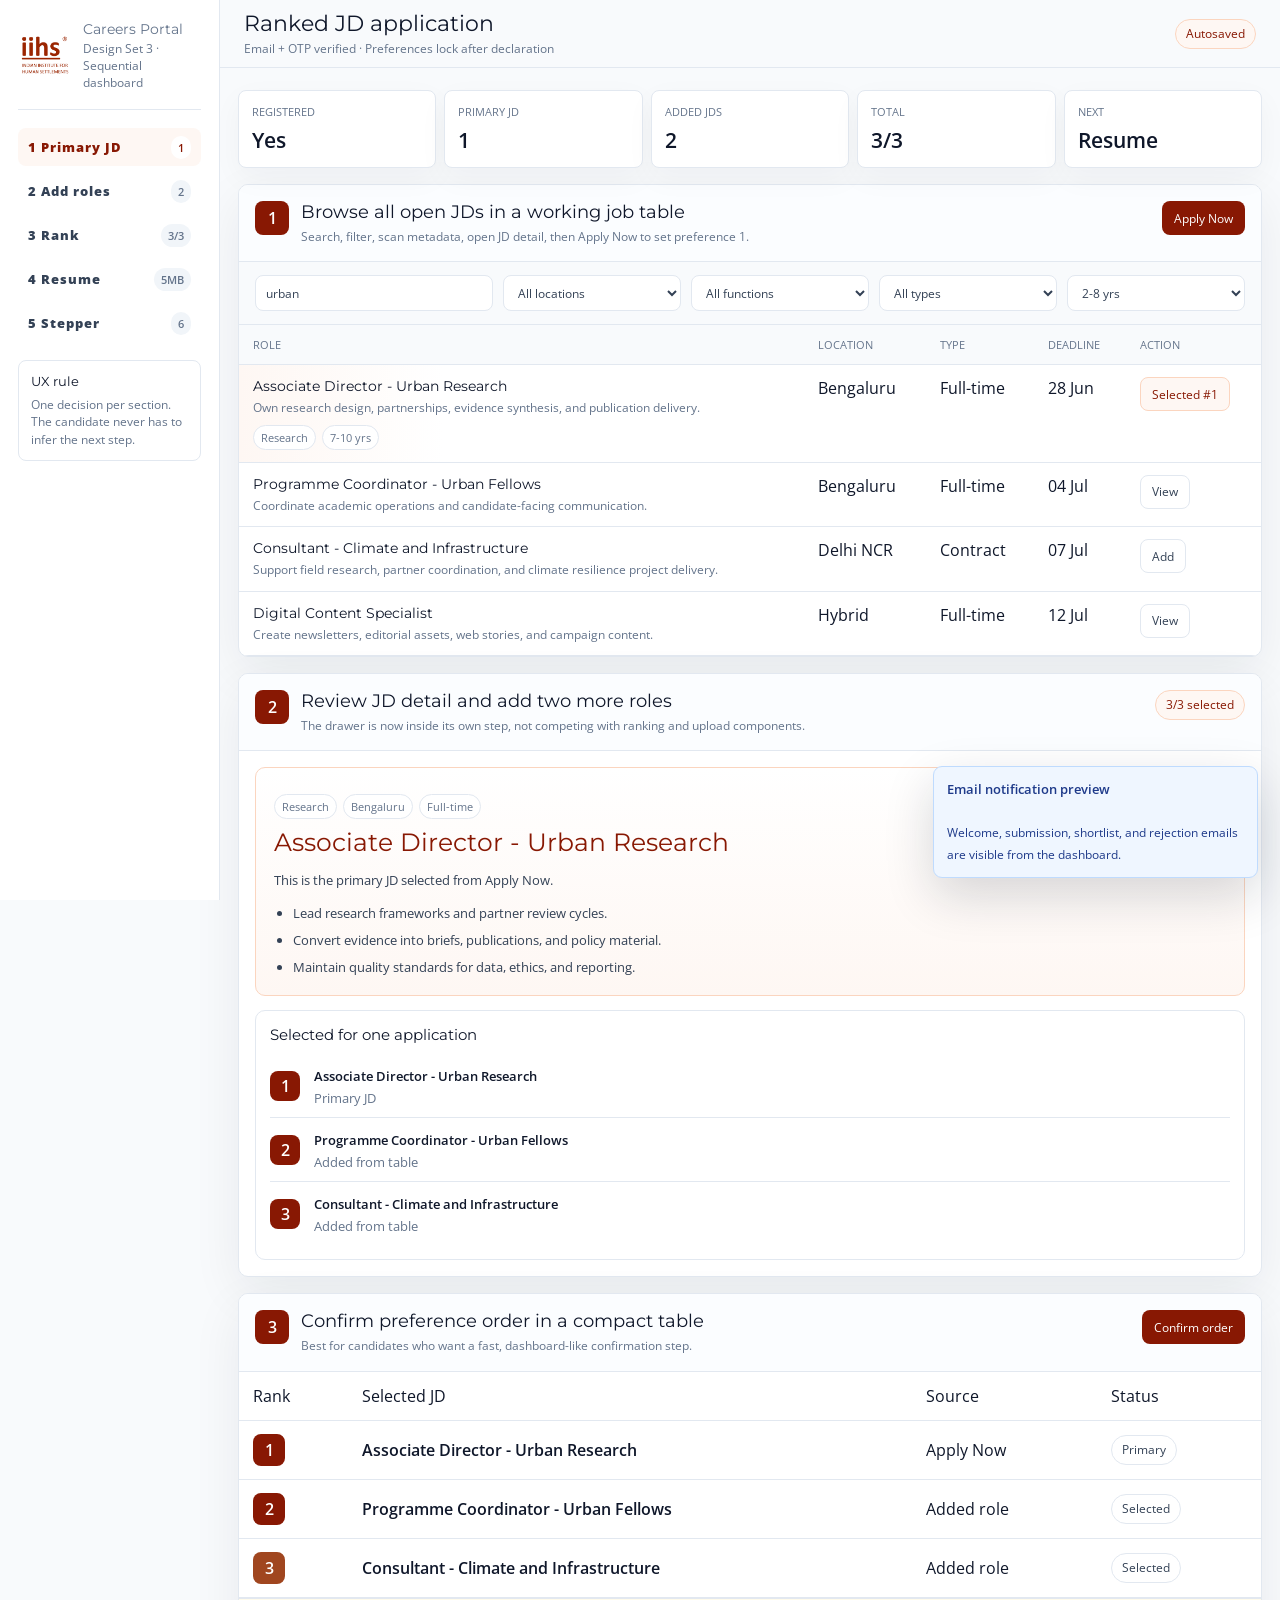
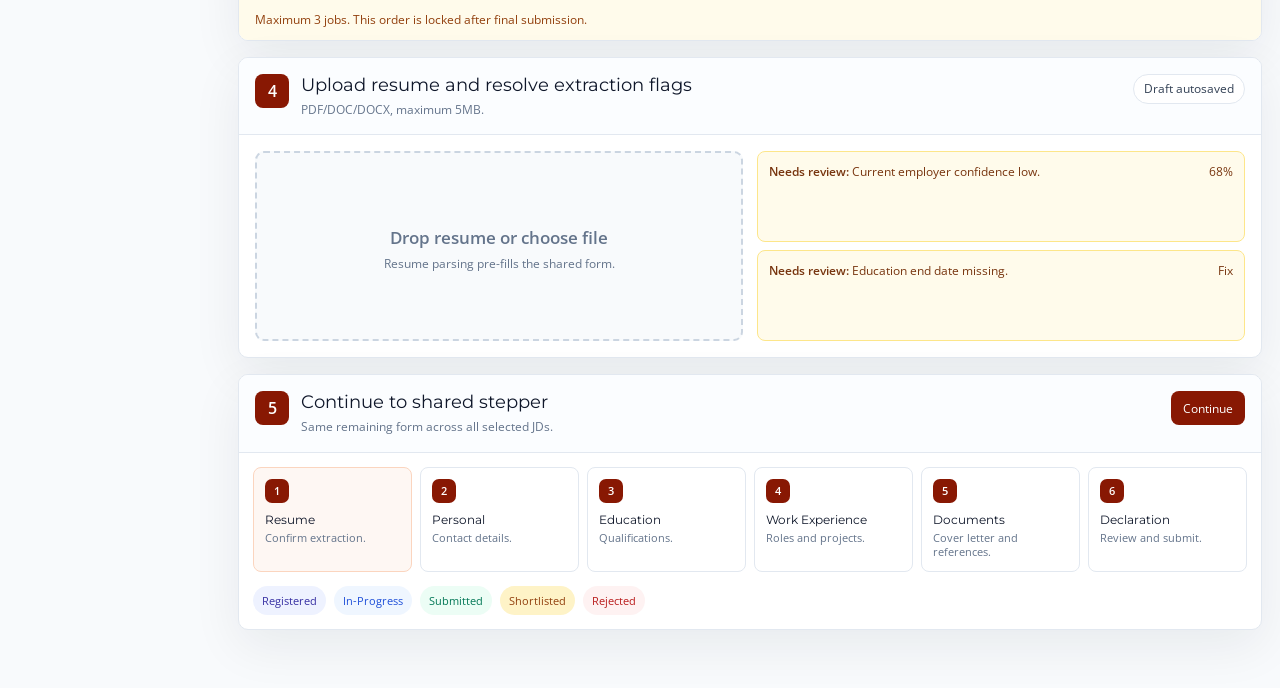
<file: design-set-3.html>
<!doctype html>
<html lang="en">
  <head>
    <meta charset="utf-8">
    <meta name="viewport" content="width=device-width, initial-scale=1">
    <title>IIHS Candidate Flow - Design Set 3</title>
    <link rel="preconnect" href="https://fonts.googleapis.com">
    <link rel="preconnect" href="https://fonts.gstatic.com" crossorigin>
    <link href="https://fonts.googleapis.com/css2?family=Montserrat:wght@400;500;600;700&family=Open+Sans:wght@400;500;600;700;800&display=swap" rel="stylesheet">
    <style>
      :root{--brand:#881803;--brand2:#de5a2a;--soft:#fef7f3;--ink:#0f172a;--text:#334155;--muted:#64748b;--line:#e2e8f0;--bg:#f8fafc;--green:#047857;--amber:#b45309;--red:#b91c1c;--blue:#1d4ed8}
      *{box-sizing:border-box}body{margin:0;min-width:1180px;background:var(--bg);color:var(--ink);font-family:ui-sans-serif,system-ui,-apple-system,BlinkMacSystemFont,"Segoe UI",sans-serif;letter-spacing:0}a{text-decoration:none;color:inherit}.app{display:grid;grid-template-columns:238px 1fr;min-height:100vh}.side{position:sticky;top:0;height:100vh;border-right:1px solid var(--line);background:white;padding:18px}.brand{display:flex;gap:11px;align-items:center;padding-bottom:18px;border-bottom:1px solid var(--line)}.mark{display:grid;place-items:center;width:40px;height:40px;border-radius:9px;background:var(--brand);color:white;font-size:12px;font-weight:900}.brand strong{display:block;font-size:14px}.brand span{display:block;margin-top:2px;color:var(--muted);font-size:12px}.nav{display:grid;gap:6px;margin-top:18px}.nav a{display:flex;justify-content:space-between;align-items:center;height:38px;border-radius:8px;padding:0 10px;color:var(--text);font-size:13px;font-weight:800}.nav a.active{background:var(--soft);color:var(--brand)}.badge{border-radius:999px;background:#f1f5f9;color:var(--muted);padding:4px 7px;font-size:11px}.active .badge{background:white;color:var(--brand)}.hint{margin-top:18px;border:1px solid var(--line);border-radius:8px;background:#fff;padding:12px}.hint h3{margin:0;font-size:13px}.hint p{margin:7px 0 0;color:var(--muted);font-size:12px;line-height:1.45}
      .top{position:sticky;top:0;z-index:5;height:68px;display:flex;justify-content:space-between;align-items:center;border-bottom:1px solid var(--line);background:#f8fafcee;backdrop-filter:blur(14px);padding:0 24px}.top h1{margin:0;font-size:22px}.top p{margin:3px 0 0;color:var(--muted);font-size:12px}.pill{display:inline-flex;align-items:center;justify-content:center;min-height:30px;border:1px solid var(--line);border-radius:999px;background:white;padding:0 10px;color:var(--text);font-size:12px;font-weight:850}.pill.hot{background:var(--soft);border-color:#fbd5bf;color:var(--brand)}
      .content{max-width:1380px;margin:0 auto;padding:22px 24px 42px}.stats{display:grid;grid-template-columns:repeat(5,1fr);gap:10px;margin-bottom:16px}.stat{border:1px solid var(--line);border-radius:8px;background:white;padding:13px;box-shadow:0 10px 30px #0f172a0a}.stat span{display:block;color:var(--muted);font-size:11px;font-weight:900;text-transform:uppercase;letter-spacing:.08em}.stat strong{display:block;margin-top:7px;font-size:21px}
      .section{border:1px solid var(--line);border-radius:10px;background:white;box-shadow:0 16px 50px #0f172a12;overflow:hidden;margin-bottom:16px}.head{display:flex;justify-content:space-between;gap:16px;align-items:flex-start;padding:16px;border-bottom:1px solid var(--line);background:#fbfdff}.head-left{display:flex;gap:12px}.num{display:grid;place-items:center;flex:0 0 auto;width:34px;height:34px;border-radius:8px;background:var(--brand);color:white;font-weight:950}.head h2{margin:0;font-size:18px}.head p{margin:5px 0 0;color:var(--muted);font-size:12px;line-height:1.45}.btn{display:inline-flex;align-items:center;justify-content:center;min-height:34px;border-radius:8px;border:1px solid transparent;padding:0 11px;font-size:12px;font-weight:900}.primary{background:var(--brand);color:white}.secondary{background:white;border-color:var(--line);color:var(--text)}.soft-btn{background:var(--soft);border-color:#fbd5bf;color:var(--brand)}
      .filters{display:grid;grid-template-columns:1.4fr repeat(4,1fr);gap:10px;padding:13px 16px;border-bottom:1px solid var(--line);background:#f8fafc}.field{height:36px;border:1px solid var(--line);border-radius:8px;background:white;padding:0 10px;color:var(--text);font:12px system-ui}.table{width:100%;border-collapse:collapse}.table th,.table td{border-bottom:1px solid var(--line);padding:12px 14px;text-align:left;vertical-align:top}.table th{background:#f8fafc;color:var(--muted);font-size:11px;font-weight:900;text-transform:uppercase;letter-spacing:.08em}.title{display:block;color:var(--ink);font-size:14px;font-weight:850}.desc{display:block;margin-top:4px;color:var(--muted);font-size:12px;line-height:1.45}.row-on{background:linear-gradient(90deg,var(--soft),white 20%)}.tags{display:flex;flex-wrap:wrap;gap:6px;margin-top:8px}.tag{border:1px solid var(--line);border-radius:999px;background:white;color:var(--muted);padding:4px 7px;font-size:11px;font-weight:800}
      .split{display:grid;grid-template-columns:1fr 360px;gap:14px;padding:16px}.drawer{border:1px solid #fbd5bf;border-radius:10px;background:linear-gradient(180deg,#fff,var(--soft));padding:18px}.drawer h3{margin:10px 0 0;color:var(--brand);font-size:25px;line-height:1.1}.drawer p,.drawer li{color:var(--text);font-size:13px;line-height:1.55}.drawer ul{display:grid;gap:7px;margin:12px 0 0;padding-left:19px}.selected{border:1px solid var(--line);border-radius:10px;background:white;padding:14px}.selected h3{margin:0 0 10px;font-size:15px}.selected div{display:grid;grid-template-columns:34px 1fr;gap:10px;align-items:center;border-bottom:1px solid var(--line);padding:10px 0}.selected div:last-child{border:0}.rank{display:grid;place-items:center;width:30px;height:30px;border-radius:8px;background:var(--brand);color:white;font-weight:950}.selected strong{font-size:13px}.selected small{display:block;color:var(--muted);margin-top:3px}
      .rank-table{width:100%;border-collapse:collapse}.rank-table th,.rank-table td{border-bottom:1px solid var(--line);padding:13px 14px;text-align:left}.rank-box{display:grid;place-items:center;width:32px;height:32px;border-radius:8px;background:var(--brand);color:white;font-weight:950}.rank-table tr:nth-child(3) .rank-box{background:#a0461f}.rank-table tr:nth-child(4) .rank-box{background:var(--brand2)}.note{margin:0;padding:12px 16px;border-top:1px solid var(--line);background:#fffbeb;color:#92400e;font-size:12px;font-weight:850}
      .upload{display:grid;grid-template-columns:1fr 1fr;gap:14px;padding:16px}.drop{display:grid;place-items:center;min-height:190px;border:2px dashed #cbd5e1;border-radius:9px;background:#f8fafc;text-align:center;padding:18px}.drop b{display:block;font-size:17px}.drop span{display:block;margin-top:6px;color:var(--muted);font-size:12px}.flags{display:grid;gap:8px}.flag{display:flex;justify-content:space-between;gap:12px;border:1px solid #fde68a;border-radius:8px;background:#fffbeb;color:#78350f;padding:11px;font-size:12px}
      .steps{display:grid;grid-template-columns:repeat(6,1fr);gap:8px;padding:14px}.step{border:1px solid var(--line);border-radius:8px;background:white;min-height:88px;padding:11px}.step.active{background:var(--soft);border-color:#fbd5bf}.step b{display:grid;place-items:center;width:24px;height:24px;border-radius:7px;background:var(--brand);color:white;font-size:11px}.step h3{margin:9px 0 4px;font-size:12px}.step p{margin:0;color:var(--muted);font-size:11px;line-height:1.35}.statuses{display:flex;gap:8px;padding:0 14px 14px}.chip{border-radius:999px;padding:7px 9px;font-size:11px;font-weight:900}.registered{background:#eef2ff;color:#3730a3}.progress{background:#eff6ff;color:#1d4ed8}.submitted{background:#ecfdf5;color:#047857}.shortlisted{background:#fef3c7;color:#92400e}.rejected{background:#fef2f2;color:#b91c1c}.toast{position:fixed;right:22px;bottom:22px;width:325px;border:1px solid #bfdbfe;background:#eff6ff;color:#1e3a8a;border-radius:9px;box-shadow:0 18px 50px #0f172a2a;padding:13px}.toast strong{display:block;font-size:13px}.toast span{font-size:12px}
      @media(max-width:1300px){.app{grid-template-columns:220px 1fr}.content{padding-left:18px;padding-right:18px}.split{grid-template-columns:1fr}.filters{grid-template-columns:1.2fr repeat(4,.9fr)}.stats{gap:8px}}
/* IIHS careers typography alignment: body Open Sans 400, headings Montserrat 400 */
:root{--iihs-body-font:'Open Sans',Arial,sans-serif;--iihs-heading-font:'Montserrat','Open Sans',Arial,sans-serif}
body,input,select,textarea,button,p,li,td,th,a,span,small,.btn,.pill,.tag,.chip,.deadline,.kicker,.eyebrow{font-family:var(--iihs-body-font)!important;font-weight:400!important;letter-spacing:0!important}
h1,h2,h3,h4,h5,h6,.brand strong,.title,.job-title,.section h2,.head h2,.panel-head h2,.hero h1{font-family:var(--iihs-heading-font)!important;font-weight:400!important;letter-spacing:0!important}
strong,b,.mark,.rank,.num,.section-num,.rank-box,.rank-number,.badge{font-family:var(--iihs-body-font)!important;font-weight:600!important;letter-spacing:0!important}
.nav a,.filter-title{font-family:var(--iihs-body-font)!important;font-weight:800!important;letter-spacing:1px!important}
.btn.primary,.primary{font-weight:400!important}
    .logo-img{display:block;width:54px;height:auto;max-height:42px;object-fit:contain;flex:0 0 auto}
    </style>
  </head>
  <body>
    <div class="app">
      <aside class="side"><a class="brand" href="#"><img class="logo-img" src="iihs-co-in-logo.jpg" alt="IIHS logo"><span><strong>Careers Portal</strong><span>Design Set 3 · Sequential dashboard</span></span></a><nav class="nav"><a class="active" href="#one">1 Primary JD <span class="badge">1</span></a><a href="#two">2 Add roles <span class="badge">2</span></a><a href="#three">3 Rank <span class="badge">3/3</span></a><a href="#four">4 Resume <span class="badge">5MB</span></a><a href="#five">5 Stepper <span class="badge">6</span></a></nav><div class="hint"><h3>UX rule</h3><p>One decision per section. The candidate never has to infer the next step.</p></div></aside>
      <main>
        <header class="top"><span><h1>Ranked JD application</h1><p>Email + OTP verified · Preferences lock after declaration</p></span><span class="pill hot">Autosaved</span></header>
        <div class="content">
          <section class="stats"><div class="stat"><span>Registered</span><strong>Yes</strong></div><div class="stat"><span>Primary JD</span><strong>1</strong></div><div class="stat"><span>Added JDs</span><strong>2</strong></div><div class="stat"><span>Total</span><strong>3/3</strong></div><div class="stat"><span>Next</span><strong>Resume</strong></div></section>

          <section id="one" class="section"><div class="head"><span class="head-left"><b class="num">1</b><span><h2>Browse all open JDs in a working job table</h2><p>Search, filter, scan metadata, open JD detail, then Apply Now to set preference 1.</p></span></span><a class="btn primary" href="#two">Apply Now</a></div><form class="filters"><input class="field" value="urban" aria-label="Search"><select class="field"><option>All locations</option><option>Bengaluru</option></select><select class="field"><option>All functions</option><option>Research</option></select><select class="field"><option>All types</option><option>Full-time</option></select><select class="field"><option>2-8 yrs</option></select></form><table class="table"><thead><tr><th>Role</th><th>Location</th><th>Type</th><th>Deadline</th><th>Action</th></tr></thead><tbody><tr class="row-on"><td><span class="title">Associate Director - Urban Research</span><span class="desc">Own research design, partnerships, evidence synthesis, and publication delivery.</span><span class="tags"><span class="tag">Research</span><span class="tag">7-10 yrs</span></span></td><td>Bengaluru</td><td>Full-time</td><td>28 Jun</td><td><span class="btn soft-btn">Selected #1</span></td></tr><tr><td><span class="title">Programme Coordinator - Urban Fellows</span><span class="desc">Coordinate academic operations and candidate-facing communication.</span></td><td>Bengaluru</td><td>Full-time</td><td>04 Jul</td><td><span class="btn secondary">View</span></td></tr><tr><td><span class="title">Consultant - Climate and Infrastructure</span><span class="desc">Support field research, partner coordination, and climate resilience project delivery.</span></td><td>Delhi NCR</td><td>Contract</td><td>07 Jul</td><td><span class="btn secondary">Add</span></td></tr><tr><td><span class="title">Digital Content Specialist</span><span class="desc">Create newsletters, editorial assets, web stories, and campaign content.</span></td><td>Hybrid</td><td>Full-time</td><td>12 Jul</td><td><span class="btn secondary">View</span></td></tr></tbody></table></section>

          <section id="two" class="section"><div class="head"><span class="head-left"><b class="num">2</b><span><h2>Review JD detail and add two more roles</h2><p>The drawer is now inside its own step, not competing with ranking and upload components.</p></span></span><span class="pill hot">3/3 selected</span></div><div class="split"><article class="drawer"><div class="tags"><span class="tag">Research</span><span class="tag">Bengaluru</span><span class="tag">Full-time</span></div><h3>Associate Director - Urban Research</h3><p>This is the primary JD selected from Apply Now.</p><ul><li>Lead research frameworks and partner review cycles.</li><li>Convert evidence into briefs, publications, and policy material.</li><li>Maintain quality standards for data, ethics, and reporting.</li></ul></article><aside class="selected"><h3>Selected for one application</h3><div><b class="rank">1</b><span><strong>Associate Director - Urban Research</strong><small>Primary JD</small></span></div><div><b class="rank">2</b><span><strong>Programme Coordinator - Urban Fellows</strong><small>Added from table</small></span></div><div><b class="rank">3</b><span><strong>Consultant - Climate and Infrastructure</strong><small>Added from table</small></span></div></aside></div></section>

          <section id="three" class="section"><div class="head"><span class="head-left"><b class="num">3</b><span><h2>Confirm preference order in a compact table</h2><p>Best for candidates who want a fast, dashboard-like confirmation step.</p></span></span><a class="btn primary" href="#four">Confirm order</a></div><table class="rank-table"><thead><tr><th>Rank</th><th>Selected JD</th><th>Source</th><th>Status</th></tr></thead><tbody><tr><td><span class="rank-box">1</span></td><td><strong>Associate Director - Urban Research</strong></td><td>Apply Now</td><td><span class="pill">Primary</span></td></tr><tr><td><span class="rank-box">2</span></td><td><strong>Programme Coordinator - Urban Fellows</strong></td><td>Added role</td><td><span class="pill">Selected</span></td></tr><tr><td><span class="rank-box">3</span></td><td><strong>Consultant - Climate and Infrastructure</strong></td><td>Added role</td><td><span class="pill">Selected</span></td></tr></tbody></table><p class="note">Maximum 3 jobs. This order is locked after final submission.</p></section>

          <section id="four" class="section"><div class="head"><span class="head-left"><b class="num">4</b><span><h2>Upload resume and resolve extraction flags</h2><p>PDF/DOC/DOCX, maximum 5MB.</p></span></span><span class="pill">Draft autosaved</span></div><div class="upload"><div class="drop"><span><b>Drop resume or choose file</b><span>Resume parsing pre-fills the shared form.</span></span></div><div class="flags"><div class="flag"><span><b>Needs review:</b> Current employer confidence low.</span><span>68%</span></div><div class="flag"><span><b>Needs review:</b> Education end date missing.</span><span>Fix</span></div></div></div></section>

          <section id="five" class="section"><div class="head"><span class="head-left"><b class="num">5</b><span><h2>Continue to shared stepper</h2><p>Same remaining form across all selected JDs.</p></span></span><a class="btn primary" href="#">Continue</a></div><div class="steps"><article class="step active"><b>1</b><h3>Resume</h3><p>Confirm extraction.</p></article><article class="step"><b>2</b><h3>Personal</h3><p>Contact details.</p></article><article class="step"><b>3</b><h3>Education</h3><p>Qualifications.</p></article><article class="step"><b>4</b><h3>Work Experience</h3><p>Roles and projects.</p></article><article class="step"><b>5</b><h3>Documents</h3><p>Cover letter and references.</p></article><article class="step"><b>6</b><h3>Declaration</h3><p>Review and submit.</p></article></div><div class="statuses"><span class="chip registered">Registered</span><span class="chip progress">In-Progress</span><span class="chip submitted">Submitted</span><span class="chip shortlisted">Shortlisted</span><span class="chip rejected">Rejected</span></div></section>
        </div>
      </main>
    </div>
    <aside class="toast"><strong>Email notification preview</strong><br><span>Welcome, submission, shortlist, and rejection emails are visible from the dashboard.</span></aside>
  </body>
</html>
</file>
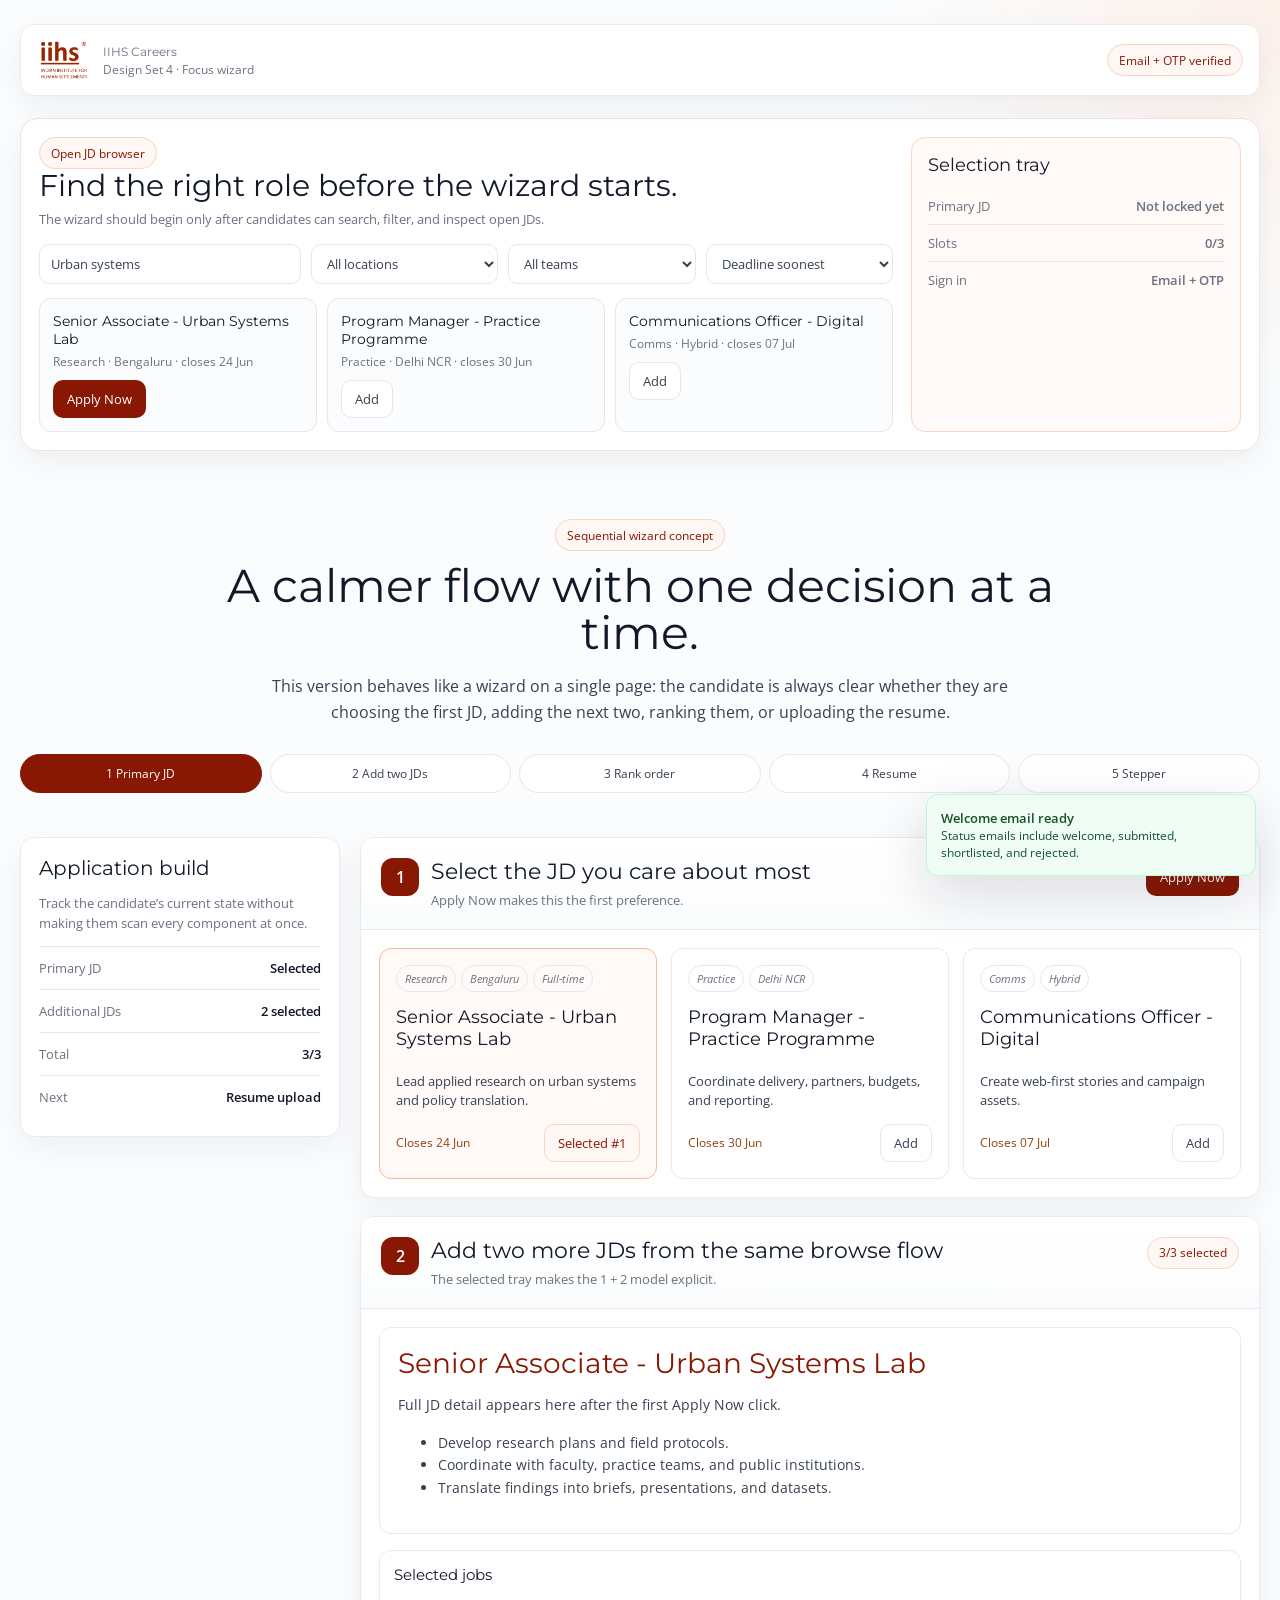
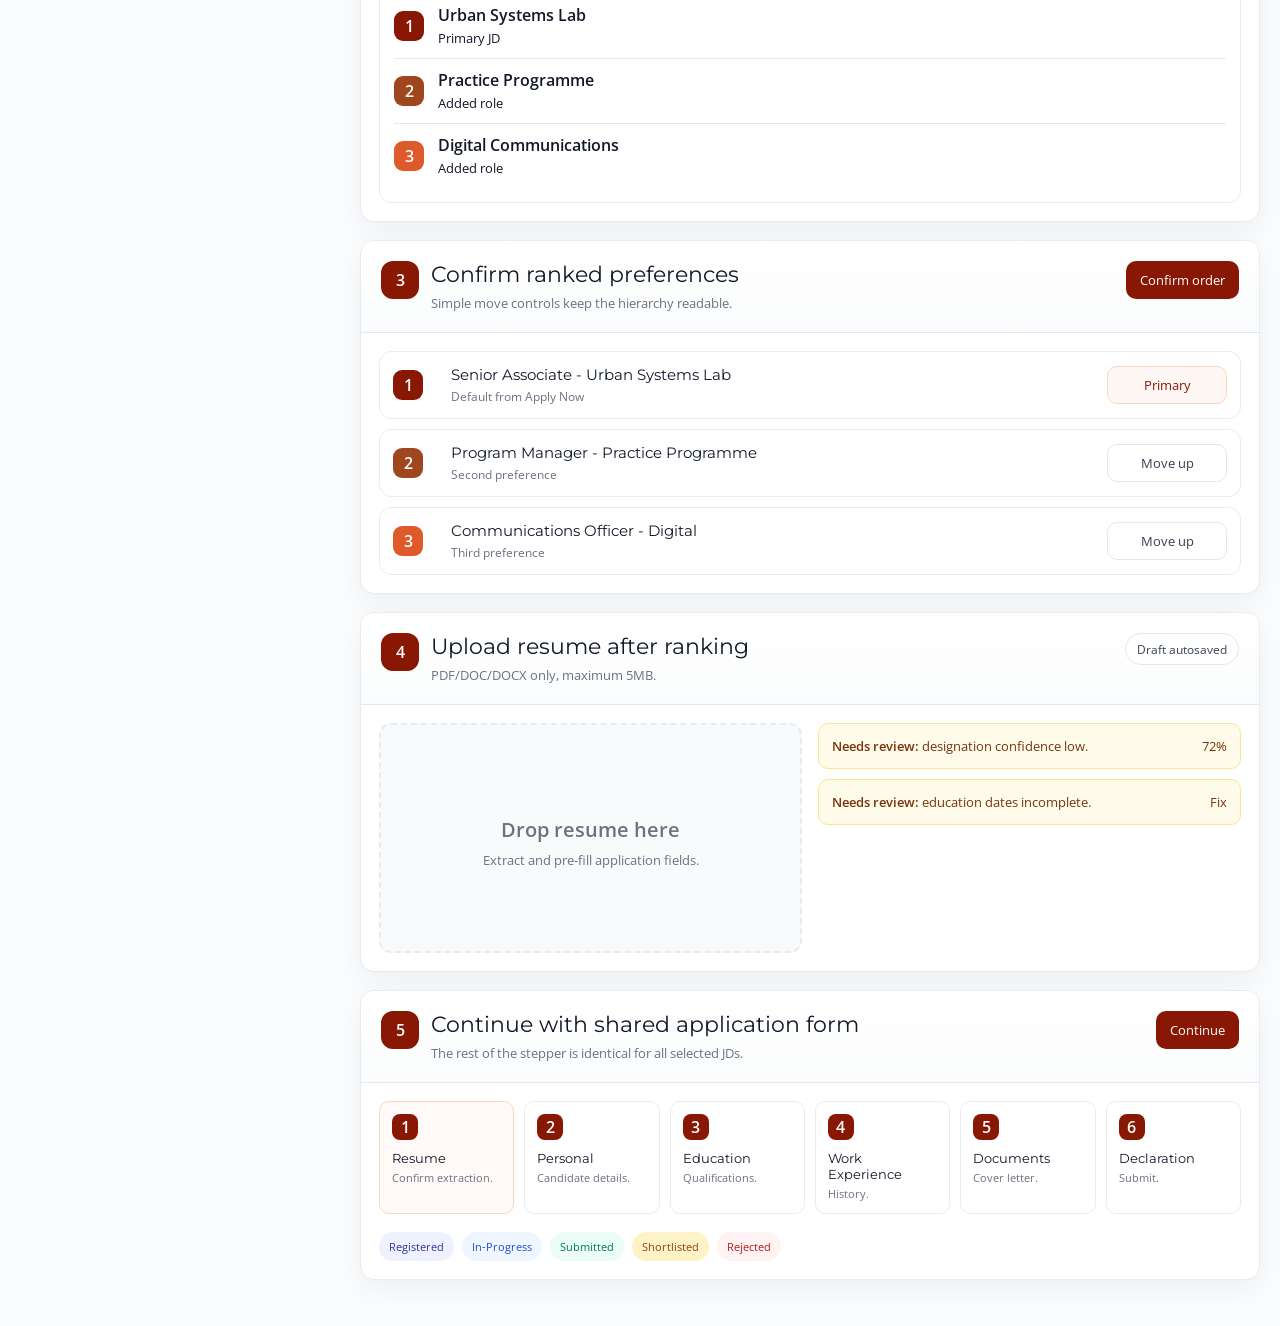
<file: design-set-4.html>
<!doctype html>
<html lang="en">
  <head>
    <meta charset="utf-8">
    <meta name="viewport" content="width=device-width, initial-scale=1">
    <title>IIHS Candidate Flow - Design Set 4</title>
    <link rel="preconnect" href="https://fonts.googleapis.com">
    <link rel="preconnect" href="https://fonts.gstatic.com" crossorigin>
    <link href="https://fonts.googleapis.com/css2?family=Montserrat:wght@400;500;600;700&family=Open+Sans:wght@400;500;600;700;800&display=swap" rel="stylesheet">
    <style>
      :root{--brand:#881803;--orange:#de5a2a;--soft:#fef7f3;--ink:#111827;--text:#374151;--muted:#6b7280;--line:#e5e7eb;--bg:#fcfcfc;--green:#047857;--amber:#92400e;--red:#b91c1c;--blue:#1d4ed8}*{box-sizing:border-box}body{margin:0;min-width:1180px;background:radial-gradient(circle at top right,#fde8dc 0,transparent 420px),var(--bg);font-family:Inter,ui-sans-serif,system-ui,-apple-system,BlinkMacSystemFont,"Segoe UI",sans-serif;color:var(--ink);letter-spacing:0}.wrap{max-width:1320px;margin:0 auto;padding:24px 28px 46px}a{text-decoration:none;color:inherit}.top{display:flex;align-items:center;justify-content:space-between;border:1px solid var(--line);border-radius:14px;background:#fffffff2;padding:14px 16px;position:sticky;top:16px;z-index:3;box-shadow:0 18px 55px #11182714}.brand{display:flex;gap:12px;align-items:center}.mark{display:grid;place-items:center;width:42px;height:42px;border-radius:12px;background:var(--brand);color:white;font-weight:900;font-size:12px}.brand strong{display:block}.brand span{display:block;color:var(--muted);font-size:12px;margin-top:2px}.pill{display:inline-flex;align-items:center;min-height:32px;border:1px solid var(--line);border-radius:999px;background:white;padding:0 11px;font-size:12px;font-weight:850;color:var(--text)}.hot{background:var(--soft);border-color:#fbd5bf;color:var(--brand)}
      .hero{padding:46px 0 24px;text-align:center}.hero h1{max-width:900px;margin:12px auto 0;font-size:52px;line-height:1.02}.hero p{max-width:760px;margin:16px auto 0;color:var(--text);font-size:16px;line-height:1.65}.progress{display:grid;grid-template-columns:repeat(5,1fr);gap:8px;margin-top:28px}.progress span{border:1px solid var(--line);border-radius:999px;background:white;padding:10px 12px;font-size:12px;font-weight:900;color:var(--text)}.progress span:first-child{background:var(--brand);border-color:var(--brand);color:white}
      .step{display:grid;grid-template-columns:360px 1fr;gap:20px;align-items:start;margin-top:20px}.aside{position:sticky;top:104px;border:1px solid var(--line);border-radius:14px;background:white;padding:18px;box-shadow:0 18px 55px #1118270f}.aside h2{margin:0;font-size:20px}.aside p{color:var(--muted);font-size:13px;line-height:1.55}.aside .metric{display:flex;justify-content:space-between;border-top:1px solid var(--line);padding:12px 0;color:var(--muted);font-size:13px}.metric strong{color:var(--ink)}
      .flow{display:grid;gap:18px}.card{border:1px solid var(--line);border-radius:14px;background:white;box-shadow:0 18px 55px #1118270f;overflow:hidden}.head{display:flex;justify-content:space-between;gap:16px;align-items:flex-start;border-bottom:1px solid var(--line);padding:20px;background:linear-gradient(180deg,#fff,var(--soft))}.head-left{display:flex;gap:12px}.num{display:grid;place-items:center;width:38px;height:38px;border-radius:12px;background:var(--brand);color:white;font-weight:950}.head h2{margin:0;font-size:22px}.head p{margin:6px 0 0;color:var(--muted);font-size:13px}.btn{display:inline-flex;align-items:center;justify-content:center;min-height:38px;border-radius:10px;border:1px solid transparent;padding:0 13px;font-size:13px;font-weight:900}.primary{background:var(--brand);color:white}.secondary{border-color:var(--line);background:white;color:var(--text)}.soft-btn{border-color:#fbd5bf;background:var(--soft);color:var(--brand)}
      .jobs{display:grid;grid-template-columns:1.2fr .9fr .9fr;gap:14px;padding:18px}.job{border:1px solid var(--line);border-radius:12px;background:white;padding:16px;min-height:210px;display:flex;flex-direction:column}.job.active{border-color:#f7b896;background:var(--soft)}.tag{display:inline-flex;align-items:center;border:1px solid var(--line);border-radius:999px;padding:5px 8px;margin:0 5px 6px 0;color:var(--muted);font-size:11px;font-weight:850}.job h3{font-size:18px;line-height:1.25;margin:8px 0}.job p{color:var(--text);font-size:13px;line-height:1.5}.foot{display:flex;justify-content:space-between;align-items:center;margin-top:auto}.deadline{color:var(--amber);font-size:12px;font-weight:900}
      .review{display:grid;grid-template-columns:1fr 340px;gap:16px;padding:18px}.jd{border:1px solid var(--line);border-radius:12px;background:#fff;padding:18px}.jd h3{margin:0;color:var(--brand);font-size:28px}.jd li,.jd p{color:var(--text);font-size:14px;line-height:1.6}.selected{border:1px solid var(--line);border-radius:12px;padding:14px}.selected h3{margin:0 0 10px;font-size:15px}.selected div{display:grid;grid-template-columns:34px 1fr;gap:10px;align-items:center;border-bottom:1px solid var(--line);padding:10px 0}.selected div:last-child{border:0}.rank{display:grid;place-items:center;width:30px;height:30px;border-radius:9px;background:var(--brand);color:white;font-weight:950}.rank2{background:#a0461f}.rank3{background:var(--orange)}
      .ranker{display:grid;gap:10px;padding:18px}.rank-row{display:grid;grid-template-columns:46px 1fr 120px;gap:12px;align-items:center;border:1px solid var(--line);border-radius:12px;padding:13px}.rank-row h3{margin:0;font-size:15px}.rank-row p{margin:4px 0 0;color:var(--muted);font-size:12px}.upload{display:grid;grid-template-columns:1fr 1fr;gap:16px;padding:18px}.drop{display:grid;place-items:center;min-height:230px;border:2px dashed #cbd5e1;border-radius:12px;background:#f8fafc;text-align:center}.drop b{font-size:20px}.drop span{display:block;color:var(--muted);font-size:13px;margin-top:8px}.flag{display:flex;justify-content:space-between;border:1px solid #fde68a;background:#fffbeb;color:#78350f;border-radius:10px;padding:13px;margin-bottom:10px;font-size:13px}.steps{display:grid;grid-template-columns:repeat(6,1fr);gap:10px;padding:18px}.mini{border:1px solid var(--line);border-radius:10px;padding:12px;min-height:92px}.mini.active{background:var(--soft);border-color:#fbd5bf}.mini b{display:grid;place-items:center;width:26px;height:26px;border-radius:8px;background:var(--brand);color:white}.mini h3{font-size:13px;margin:10px 0 4px}.mini p{color:var(--muted);font-size:11px;margin:0}.chips{display:flex;gap:8px;padding:0 18px 18px}.chip{border-radius:999px;padding:7px 10px;font-size:11px;font-weight:900}.registered{background:#eef2ff;color:#3730a3}.progressing{background:#eff6ff;color:#1d4ed8}.submitted{background:#ecfdf5;color:#047857}.shortlisted{background:#fef3c7;color:#92400e}.rejected{background:#fef2f2;color:#b91c1c}.toast{position:fixed;right:24px;bottom:24px;width:330px;border:1px solid #bbf7d0;background:#f0fdf4;color:#14532d;border-radius:12px;padding:14px;box-shadow:0 18px 55px #11182724;font-size:12px}.toast strong{display:block;font-size:13px}
      /* Light modern variant: less visual mass, calmer typography */
      body{background:radial-gradient(circle at top right,rgba(253,232,220,.55) 0,transparent 380px),#fbfcfd}
      .top,.aside,.card{box-shadow:0 10px 30px rgba(17,24,39,.055)}
      .hero h1{font-size:46px;font-weight:650}
      .hero p,.aside p{font-weight:400}
      .head h2{font-weight:650}
      .job h3,.jd h3,.rank-row h3,.mini h3{font-weight:650}
      .btn,.pill,.progress span,.tag,.deadline{font-weight:650}
      .mark,.num,.rank,.mini b,.chip{font-weight:700}
      .head{background:linear-gradient(180deg,#fff,#fbfcfd)}
      .job.active,.mini.active{background:#fffaf8}
      .primary{box-shadow:none}
      .top,.aside,.card,.job,.jd,.selected,.rank-row,.drop,.mini{border-color:#e7ebf0}
      .wizard-browse{display:grid;grid-template-columns:1fr 330px;gap:18px;margin:22px 0;border:1px solid var(--line);border-radius:18px;background:white;box-shadow:0 10px 30px rgba(17,24,39,.055);padding:18px}.wizard-browse h1{font-size:30px;line-height:1.1;margin:0 0 8px;font-weight:650}.wizard-browse p{margin:0;color:var(--muted);font-size:13px}.quick-search{display:grid;grid-template-columns:1.4fr repeat(3,1fr);gap:10px;margin-top:16px}.quick-search input,.quick-search select{height:40px;border:1px solid var(--line);border-radius:10px;background:white;padding:0 11px;color:var(--text);font:13px system-ui}.browse-strip{display:grid;grid-template-columns:repeat(3,1fr);gap:10px;margin-top:14px}.browse-strip article{border:1px solid var(--line);border-radius:12px;padding:13px;background:#fbfcfd}.browse-strip h3{margin:0;font-size:14px;font-weight:650}.browse-strip p{font-size:12px;margin:5px 0 10px}.selection-card{border:1px solid #fbd5bf;border-radius:14px;background:#fffaf8;padding:16px}.selection-card h2{margin:0 0 12px;font-size:18px;font-weight:650}.selection-card div{display:flex;justify-content:space-between;border-bottom:1px solid #f3e3da;padding:9px 0;color:var(--muted);font-size:13px}.selection-card div:last-child{border:0}
      @media(max-width:1300px){.wrap{padding-left:20px;padding-right:20px}.step{grid-template-columns:320px 1fr}.jobs{grid-template-columns:1fr 1fr 1fr}.review{grid-template-columns:1fr}}
/* IIHS careers typography alignment: body Open Sans 400, headings Montserrat 400 */
:root{--iihs-body-font:'Open Sans',Arial,sans-serif;--iihs-heading-font:'Montserrat','Open Sans',Arial,sans-serif}
body,input,select,textarea,button,p,li,td,th,a,span,small,.btn,.pill,.tag,.chip,.deadline,.kicker,.eyebrow{font-family:var(--iihs-body-font)!important;font-weight:400!important;letter-spacing:0!important}
h1,h2,h3,h4,h5,h6,.brand strong,.title,.job-title,.section h2,.head h2,.panel-head h2,.hero h1{font-family:var(--iihs-heading-font)!important;font-weight:400!important;letter-spacing:0!important}
strong,b,.mark,.rank,.num,.section-num,.rank-box,.rank-number,.badge{font-family:var(--iihs-body-font)!important;font-weight:600!important;letter-spacing:0!important}
.nav a,.filter-title{font-family:var(--iihs-body-font)!important;font-weight:800!important;letter-spacing:1px!important}
.btn.primary,.primary{font-weight:400!important}
    .logo-img{display:block;width:54px;height:auto;max-height:42px;object-fit:contain;flex:0 0 auto}
    </style>
  </head>
  <body>
    <div class="wrap">
      <header class="top"><a class="brand" href="#"><img class="logo-img" src="iihs-co-in-logo.jpg" alt="IIHS logo"><span><strong>IIHS Careers</strong><span>Design Set 4 · Focus wizard</span></span></a><span class="pill hot">Email + OTP verified</span></header>
      <section class="wizard-browse" aria-label="Browse jobs before wizard">
        <div><span class="pill hot">Open JD browser</span><h1>Find the right role before the wizard starts.</h1><p>The wizard should begin only after candidates can search, filter, and inspect open JDs.</p><form class="quick-search"><input value="Urban systems" aria-label="Search"><select><option>All locations</option><option>Bengaluru</option></select><select><option>All teams</option><option>Research</option></select><select><option>Deadline soonest</option></select></form><div class="browse-strip"><article><h3>Senior Associate - Urban Systems Lab</h3><p>Research · Bengaluru · closes 24 Jun</p><a class="btn primary" href="#add">Apply Now</a></article><article><h3>Program Manager - Practice Programme</h3><p>Practice · Delhi NCR · closes 30 Jun</p><a class="btn secondary" href="#add">Add</a></article><article><h3>Communications Officer - Digital</h3><p>Comms · Hybrid · closes 07 Jul</p><a class="btn secondary" href="#add">Add</a></article></div></div>
        <aside class="selection-card"><h2>Selection tray</h2><div><span>Primary JD</span><strong>Not locked yet</strong></div><div><span>Slots</span><strong>0/3</strong></div><div><span>Sign in</span><strong>Email + OTP</strong></div></aside>
      </section>
      <section class="hero"><span class="pill hot">Sequential wizard concept</span><h1>A calmer flow with one decision at a time.</h1><p>This version behaves like a wizard on a single page: the candidate is always clear whether they are choosing the first JD, adding the next two, ranking them, or uploading the resume.</p><div class="progress"><span>1 Primary JD</span><span>2 Add two JDs</span><span>3 Rank order</span><span>4 Resume</span><span>5 Stepper</span></div></section>
      <div class="step"><aside class="aside"><h2>Application build</h2><p>Track the candidate’s current state without making them scan every component at once.</p><div class="metric"><span>Primary JD</span><strong>Selected</strong></div><div class="metric"><span>Additional JDs</span><strong>2 selected</strong></div><div class="metric"><span>Total</span><strong>3/3</strong></div><div class="metric"><span>Next</span><strong>Resume upload</strong></div></aside>
        <main class="flow">
          <section class="card"><div class="head"><span class="head-left"><b class="num">1</b><span><h2>Select the JD you care about most</h2><p>Apply Now makes this the first preference.</p></span></span><a class="btn primary" href="#add">Apply Now</a></div><div class="jobs"><article class="job active"><span><i class="tag">Research</i><i class="tag">Bengaluru</i><i class="tag">Full-time</i></span><h3>Senior Associate - Urban Systems Lab</h3><p>Lead applied research on urban systems and policy translation.</p><div class="foot"><span class="deadline">Closes 24 Jun</span><span class="btn soft-btn">Selected #1</span></div></article><article class="job"><span><i class="tag">Practice</i><i class="tag">Delhi NCR</i></span><h3>Program Manager - Practice Programme</h3><p>Coordinate delivery, partners, budgets, and reporting.</p><div class="foot"><span class="deadline">Closes 30 Jun</span><span class="btn secondary">Add</span></div></article><article class="job"><span><i class="tag">Comms</i><i class="tag">Hybrid</i></span><h3>Communications Officer - Digital</h3><p>Create web-first stories and campaign assets.</p><div class="foot"><span class="deadline">Closes 07 Jul</span><span class="btn secondary">Add</span></div></article></div></section>
          <section id="add" class="card"><div class="head"><span class="head-left"><b class="num">2</b><span><h2>Add two more JDs from the same browse flow</h2><p>The selected tray makes the 1 + 2 model explicit.</p></span></span><span class="pill hot">3/3 selected</span></div><div class="review"><article class="jd"><h3>Senior Associate - Urban Systems Lab</h3><p>Full JD detail appears here after the first Apply Now click.</p><ul><li>Develop research plans and field protocols.</li><li>Coordinate with faculty, practice teams, and public institutions.</li><li>Translate findings into briefs, presentations, and datasets.</li></ul></article><aside class="selected"><h3>Selected jobs</h3><div><b class="rank">1</b><span><strong>Urban Systems Lab</strong><br><small>Primary JD</small></span></div><div><b class="rank rank2">2</b><span><strong>Practice Programme</strong><br><small>Added role</small></span></div><div><b class="rank rank3">3</b><span><strong>Digital Communications</strong><br><small>Added role</small></span></div></aside></div></section>
          <section class="card"><div class="head"><span class="head-left"><b class="num">3</b><span><h2>Confirm ranked preferences</h2><p>Simple move controls keep the hierarchy readable.</p></span></span><a class="btn primary" href="#resume">Confirm order</a></div><div class="ranker"><article class="rank-row"><b class="rank">1</b><span><h3>Senior Associate - Urban Systems Lab</h3><p>Default from Apply Now</p></span><span class="btn soft-btn">Primary</span></article><article class="rank-row"><b class="rank rank2">2</b><span><h3>Program Manager - Practice Programme</h3><p>Second preference</p></span><span class="btn secondary">Move up</span></article><article class="rank-row"><b class="rank rank3">3</b><span><h3>Communications Officer - Digital</h3><p>Third preference</p></span><span class="btn secondary">Move up</span></article></div></section>
          <section id="resume" class="card"><div class="head"><span class="head-left"><b class="num">4</b><span><h2>Upload resume after ranking</h2><p>PDF/DOC/DOCX only, maximum 5MB.</p></span></span><span class="pill">Draft autosaved</span></div><div class="upload"><div class="drop"><span><b>Drop resume here</b><span>Extract and pre-fill application fields.</span></span></div><div><div class="flag"><span><b>Needs review:</b> designation confidence low.</span><span>72%</span></div><div class="flag"><span><b>Needs review:</b> education dates incomplete.</span><span>Fix</span></div></div></div></section>
          <section class="card"><div class="head"><span class="head-left"><b class="num">5</b><span><h2>Continue with shared application form</h2><p>The rest of the stepper is identical for all selected JDs.</p></span></span><a class="btn primary" href="#">Continue</a></div><div class="steps"><article class="mini active"><b>1</b><h3>Resume</h3><p>Confirm extraction.</p></article><article class="mini"><b>2</b><h3>Personal</h3><p>Candidate details.</p></article><article class="mini"><b>3</b><h3>Education</h3><p>Qualifications.</p></article><article class="mini"><b>4</b><h3>Work Experience</h3><p>History.</p></article><article class="mini"><b>5</b><h3>Documents</h3><p>Cover letter.</p></article><article class="mini"><b>6</b><h3>Declaration</h3><p>Submit.</p></article></div><div class="chips"><span class="chip registered">Registered</span><span class="chip progressing">In-Progress</span><span class="chip submitted">Submitted</span><span class="chip shortlisted">Shortlisted</span><span class="chip rejected">Rejected</span></div></section>
        </main>
      </div>
    </div>
    <aside class="toast"><strong>Welcome email ready</strong> Status emails include welcome, submitted, shortlisted, and rejected.</aside>
  </body>
</html>
</file>
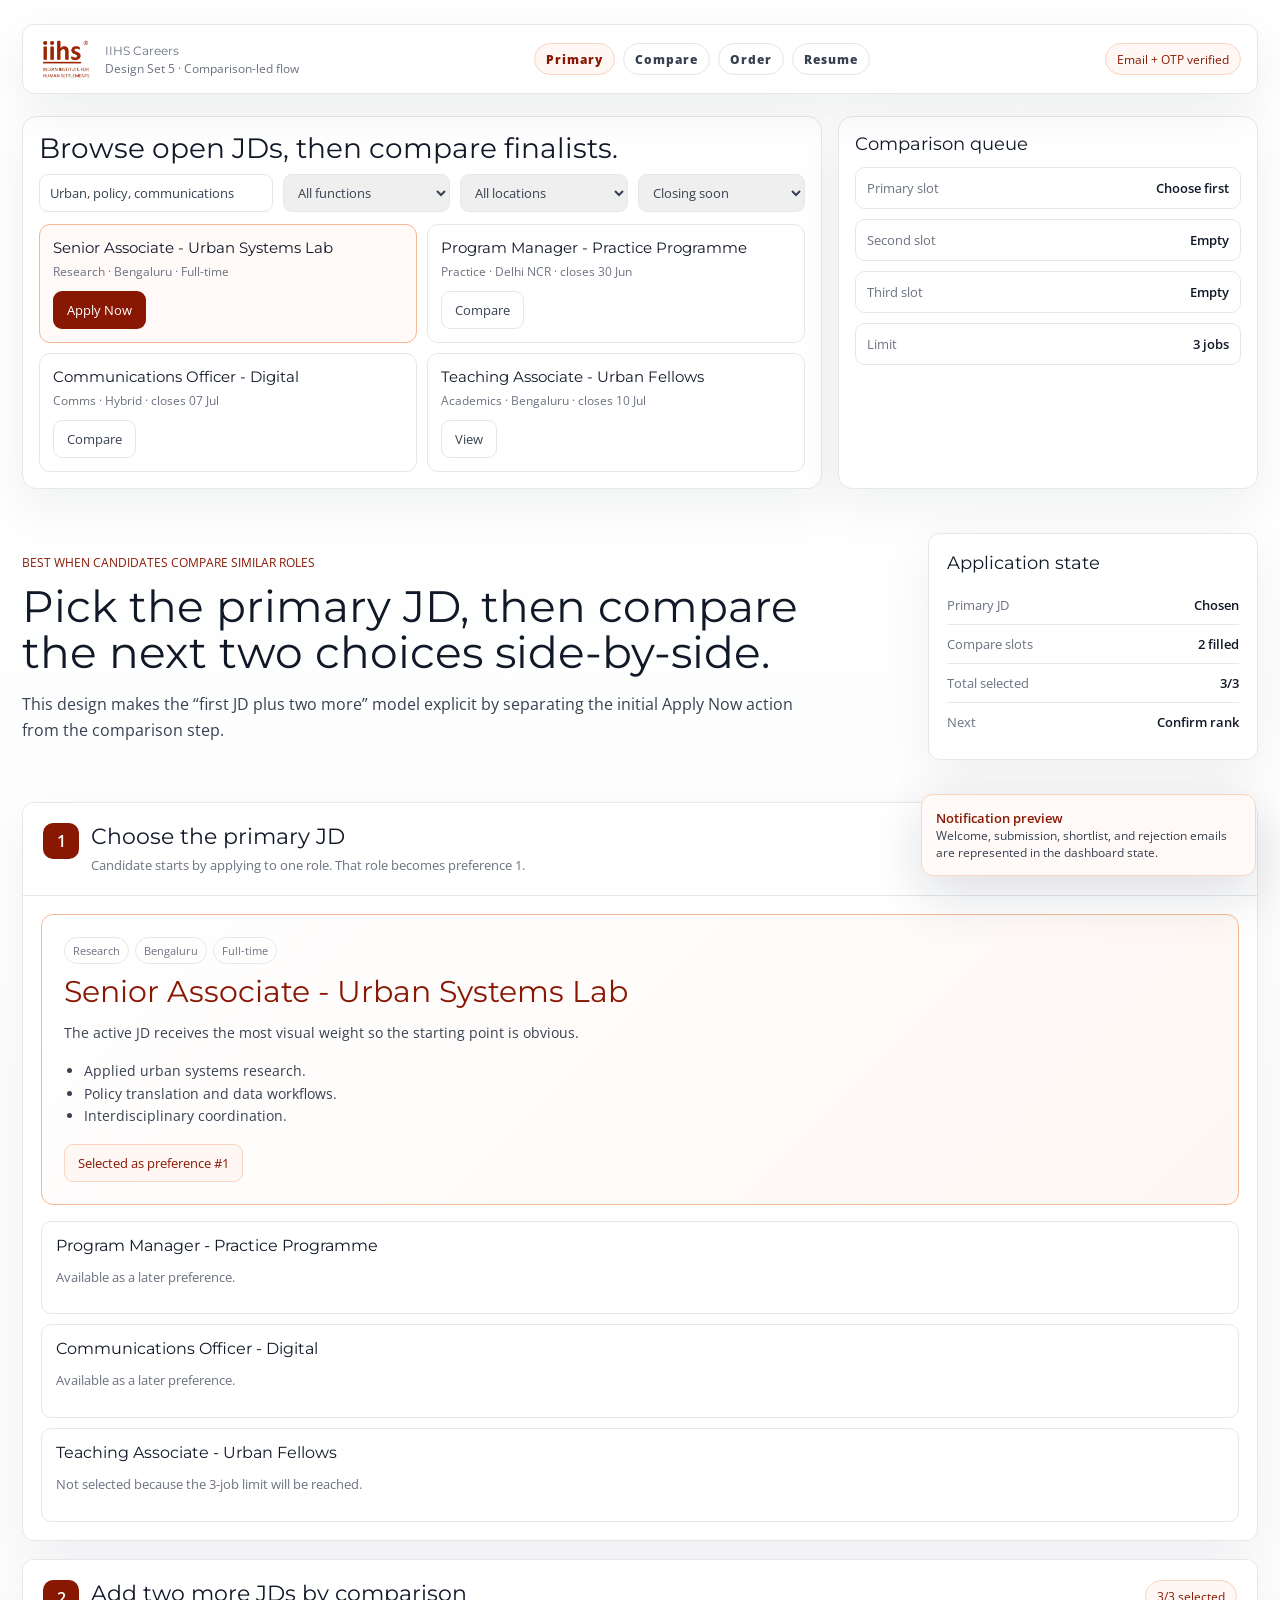
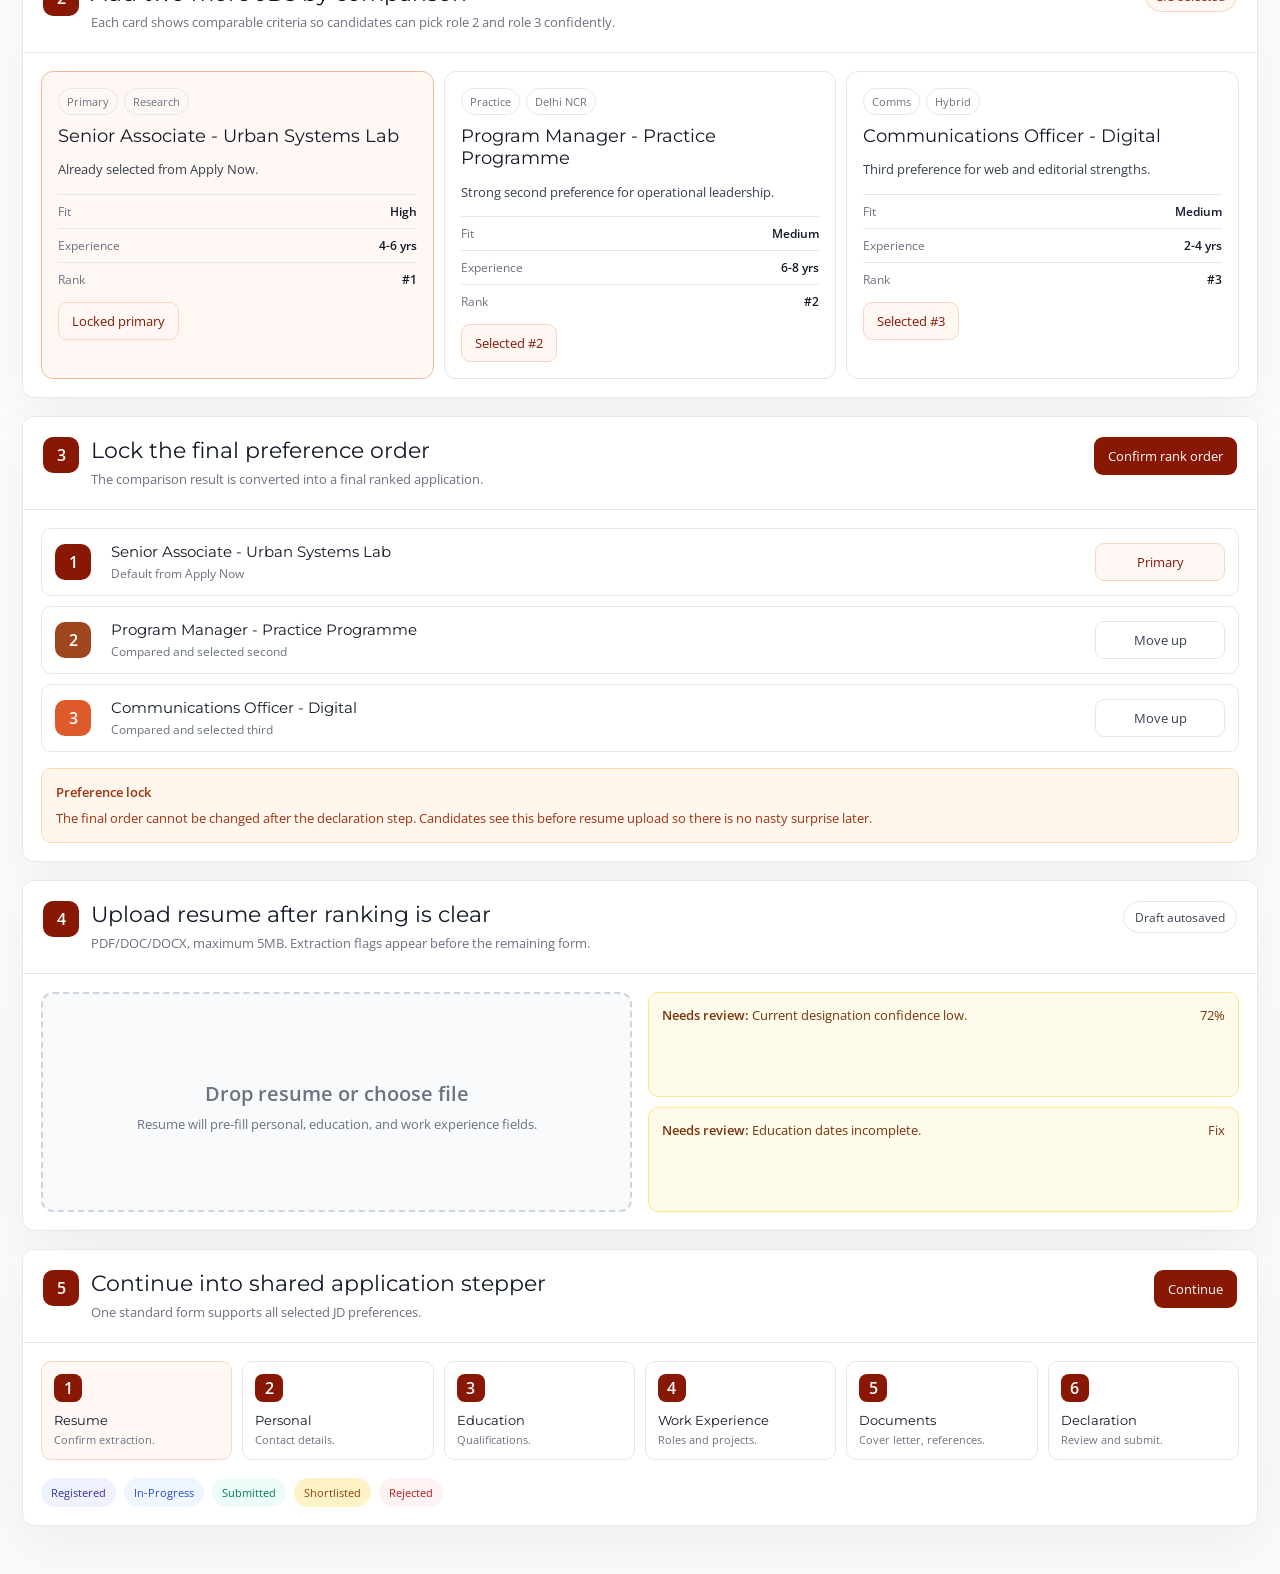
<file: design-set-5.html>
<!doctype html>
<html lang="en">
  <head>
    <meta charset="utf-8">
    <meta name="viewport" content="width=device-width, initial-scale=1">
    <title>IIHS Candidate Flow - Design Set 5</title>
    <link rel="preconnect" href="https://fonts.googleapis.com">
    <link rel="preconnect" href="https://fonts.gstatic.com" crossorigin>
    <link href="https://fonts.googleapis.com/css2?family=Montserrat:wght@400;500;600;700&family=Open+Sans:wght@400;500;600;700;800&display=swap" rel="stylesheet">
    <style>
      :root{--brand:#881803;--orange:#de5a2a;--soft:#fef7f3;--ink:#111827;--text:#374151;--muted:#6b7280;--line:#e5e7eb;--bg:#f9fafb;--green:#047857;--amber:#92400e;--red:#b91c1c;--blue:#1d4ed8}*{box-sizing:border-box}body{margin:0;min-width:1180px;background:linear-gradient(180deg,#fff,var(--bg));color:var(--ink);font-family:ui-sans-serif,system-ui,-apple-system,BlinkMacSystemFont,"Segoe UI",sans-serif;letter-spacing:0}a{text-decoration:none;color:inherit}.wrap{max-width:1400px;margin:0 auto;padding:24px 30px 48px}.top{height:70px;display:flex;align-items:center;justify-content:space-between;border:1px solid var(--line);border-radius:12px;background:white;padding:0 16px;position:sticky;top:16px;z-index:4;box-shadow:0 16px 50px #11182712}.brand{display:flex;gap:12px;align-items:center}.mark{display:grid;place-items:center;width:42px;height:42px;border-radius:10px;background:var(--brand);color:white;font-size:12px;font-weight:900}.brand strong{display:block}.brand span{display:block;color:var(--muted);font-size:12px;margin-top:2px}.nav{display:flex;gap:8px}.nav a,.pill{display:inline-flex;align-items:center;justify-content:center;height:32px;border:1px solid var(--line);border-radius:999px;background:white;color:var(--text);padding:0 11px;font-size:12px;font-weight:850}.nav a.active,.pill.hot{background:var(--soft);border-color:#fbd5bf;color:var(--brand)}
      .hero{display:grid;grid-template-columns:1fr 380px;gap:28px;align-items:end;padding:44px 0 24px}.hero h1{margin:12px 0 0;font-size:50px;line-height:1.03;max-width:850px}.kicker{font-size:12px;font-weight:950;text-transform:uppercase;letter-spacing:.08em;color:var(--brand)}.hero p{max-width:780px;color:var(--text);font-size:16px;line-height:1.65}.snapshot{border:1px solid var(--line);border-radius:12px;background:white;padding:18px;box-shadow:0 18px 55px #1118270f}.snapshot h2{margin:0 0 12px;font-size:18px}.snapshot div{display:flex;justify-content:space-between;padding:10px 0;border-bottom:1px solid var(--line);color:var(--muted);font-size:13px}.snapshot div:last-child{border:0}.snapshot strong{color:var(--ink)}
      .section{margin-top:18px;border:1px solid var(--line);border-radius:12px;background:white;box-shadow:0 18px 55px #1118270d;overflow:hidden}.head{display:flex;justify-content:space-between;align-items:flex-start;gap:16px;border-bottom:1px solid var(--line);padding:20px;background:#fff}.head-left{display:flex;gap:12px}.num{display:grid;place-items:center;width:36px;height:36px;border-radius:10px;background:var(--brand);color:white;font-weight:950}.head h2{margin:0;font-size:22px}.head p{margin:6px 0 0;color:var(--muted);font-size:13px;line-height:1.45}.btn{display:inline-flex;align-items:center;justify-content:center;min-height:38px;border:1px solid transparent;border-radius:9px;padding:0 13px;font-size:13px;font-weight:900}.primary{background:var(--brand);color:white}.secondary{background:white;border-color:var(--line);color:var(--text)}.soft-btn{background:var(--soft);border-color:#fbd5bf;color:var(--brand)}
      .primary-pick{display:grid;grid-template-columns:1fr 1fr;gap:16px;padding:18px}.hero-job{border:1px solid #f7b896;border-radius:12px;background:linear-gradient(135deg,#fff,var(--soft));padding:22px}.hero-job h3{margin:12px 0;color:var(--brand);font-size:30px;line-height:1.08}.hero-job p,.hero-job li{color:var(--text);font-size:14px;line-height:1.6}.hero-job ul{padding-left:20px}.mini-list{display:grid;gap:10px}.mini-job{border:1px solid var(--line);border-radius:10px;padding:14px}.mini-job h3{margin:0;font-size:16px}.mini-job p{color:var(--muted);font-size:13px;line-height:1.45}.tags{display:flex;flex-wrap:wrap;gap:6px}.tag{border:1px solid var(--line);border-radius:999px;color:var(--muted);padding:5px 8px;font-size:11px;font-weight:850}
      .compare{display:grid;grid-template-columns:repeat(3,1fr);gap:14px;padding:18px}.compare-card{border:1px solid var(--line);border-radius:12px;background:white;padding:16px}.compare-card.active{border-color:#f7b896;background:var(--soft)}.compare-card h3{font-size:18px;line-height:1.25;margin:10px 0}.compare-card p{color:var(--text);font-size:13px;line-height:1.5}.criteria{display:grid;gap:8px;margin:14px 0}.criteria div{display:flex;justify-content:space-between;border-top:1px solid var(--line);padding-top:8px;color:var(--muted);font-size:12px}.criteria strong{color:var(--ink)}
      .order{display:grid;grid-template-columns:1fr 360px;gap:16px;padding:18px}.rank-list{display:grid;gap:10px}.rank-row{display:grid;grid-template-columns:44px 1fr 130px;gap:12px;align-items:center;border:1px solid var(--line);border-radius:10px;padding:13px}.rank{display:grid;place-items:center;width:36px;height:36px;border-radius:10px;background:var(--brand);color:white;font-weight:950}.rank2{background:#a0461f}.rank3{background:var(--orange)}.rank-row h3{margin:0;font-size:15px}.rank-row p{margin:4px 0 0;color:var(--muted);font-size:12px}.lock{border:1px solid #fed7aa;border-radius:10px;background:#fff7ed;color:#9a3412;padding:14px;font-size:13px;line-height:1.5}.lock b{display:block;margin-bottom:6px}
      .upload{display:grid;grid-template-columns:1fr 1fr;gap:16px;padding:18px}.drop{display:grid;place-items:center;min-height:220px;border:2px dashed #cbd5e1;border-radius:12px;background:#f8fafc;text-align:center}.drop b{font-size:20px}.drop span{display:block;color:var(--muted);font-size:13px;margin-top:8px}.flags{display:grid;gap:10px}.flag{display:flex;justify-content:space-between;gap:12px;border:1px solid #fde68a;border-radius:10px;background:#fffbeb;color:#78350f;padding:13px;font-size:13px}.steps{display:grid;grid-template-columns:repeat(6,1fr);gap:10px;padding:18px}.step{border:1px solid var(--line);border-radius:10px;min-height:96px;padding:12px}.step.active{background:var(--soft);border-color:#fbd5bf}.step b{display:grid;place-items:center;width:28px;height:28px;border-radius:8px;background:var(--brand);color:white}.step h3{margin:10px 0 4px;font-size:13px}.step p{margin:0;color:var(--muted);font-size:11px;line-height:1.4}.chips{display:flex;gap:8px;padding:0 18px 18px}.chip{border-radius:999px;padding:7px 10px;font-size:11px;font-weight:900}.registered{background:#eef2ff;color:#3730a3}.progress{background:#eff6ff;color:#1d4ed8}.submitted{background:#ecfdf5;color:#047857}.shortlisted{background:#fef3c7;color:#92400e}.rejected{background:#fef2f2;color:#b91c1c}.toast{position:fixed;right:24px;bottom:24px;width:335px;border:1px solid #fbd5bf;background:#fffaf7;color:var(--text);border-radius:12px;padding:14px;box-shadow:0 18px 55px #11182724;font-size:12px}.toast strong{display:block;color:var(--brand);font-size:13px}
      .market-browse{display:grid;grid-template-columns:1fr 420px;gap:16px;margin-top:22px}.market-left,.market-right{border:1px solid var(--line);border-radius:14px;background:white;box-shadow:0 16px 50px #11182710;padding:16px}.market-left h1{margin:0 0 10px;font-size:28px;line-height:1.1}.market-tools{display:grid;grid-template-columns:1.4fr repeat(3,1fr);gap:10px}.market-tools input,.market-tools select{height:38px;border:1px solid var(--line);border-radius:9px;padding:0 10px;color:var(--text);font:13px system-ui}.market-grid{display:grid;grid-template-columns:repeat(2,1fr);gap:10px;margin-top:12px}.market-job{border:1px solid var(--line);border-radius:11px;padding:13px}.market-job.active{border-color:#f7b896;background:#fffaf8}.market-job h3{margin:0;font-size:15px;font-weight:650}.market-job p{margin:6px 0 11px;color:var(--muted);font-size:12px}.market-right h2{margin:0 0 12px;font-size:18px}.compare-queue{display:grid;gap:10px}.compare-queue div{display:flex;justify-content:space-between;border:1px solid var(--line);border-radius:10px;padding:11px;color:var(--muted);font-size:13px}.compare-queue strong{color:var(--ink)}
      @media(max-width:1300px){.wrap{padding-left:22px;padding-right:22px}.hero{grid-template-columns:1fr 330px}.hero h1{font-size:44px}.primary-pick,.order{grid-template-columns:1fr}.compare{gap:10px}}
/* IIHS careers typography alignment: body Open Sans 400, headings Montserrat 400 */
:root{--iihs-body-font:'Open Sans',Arial,sans-serif;--iihs-heading-font:'Montserrat','Open Sans',Arial,sans-serif}
body,input,select,textarea,button,p,li,td,th,a,span,small,.btn,.pill,.tag,.chip,.deadline,.kicker,.eyebrow{font-family:var(--iihs-body-font)!important;font-weight:400!important;letter-spacing:0!important}
h1,h2,h3,h4,h5,h6,.brand strong,.title,.job-title,.section h2,.head h2,.panel-head h2,.hero h1{font-family:var(--iihs-heading-font)!important;font-weight:400!important;letter-spacing:0!important}
strong,b,.mark,.rank,.num,.section-num,.rank-box,.rank-number,.badge{font-family:var(--iihs-body-font)!important;font-weight:600!important;letter-spacing:0!important}
.nav a,.filter-title{font-family:var(--iihs-body-font)!important;font-weight:800!important;letter-spacing:1px!important}
.btn.primary,.primary{font-weight:400!important}
    .logo-img{display:block;width:54px;height:auto;max-height:42px;object-fit:contain;flex:0 0 auto}
    </style>
  </head>
  <body>
    <div class="wrap">
      <header class="top"><a class="brand" href="#"><img class="logo-img" src="iihs-co-in-logo.jpg" alt="IIHS logo"><span><strong>IIHS Careers</strong><span>Design Set 5 · Comparison-led flow</span></span></a><nav class="nav"><a class="active" href="#primary">Primary</a><a href="#compare">Compare</a><a href="#order">Order</a><a href="#resume">Resume</a></nav><span class="pill hot">Email + OTP verified</span></header>
      <section class="market-browse" aria-label="Browse jobs for comparison">
        <div class="market-left"><h1>Browse open JDs, then compare finalists.</h1><form class="market-tools"><input value="Urban, policy, communications" aria-label="Search"><select><option>All functions</option><option>Research</option></select><select><option>All locations</option></select><select><option>Closing soon</option></select></form><div class="market-grid"><article class="market-job active"><h3>Senior Associate - Urban Systems Lab</h3><p>Research · Bengaluru · Full-time</p><a class="btn primary" href="#compare">Apply Now</a></article><article class="market-job"><h3>Program Manager - Practice Programme</h3><p>Practice · Delhi NCR · closes 30 Jun</p><a class="btn secondary" href="#compare">Compare</a></article><article class="market-job"><h3>Communications Officer - Digital</h3><p>Comms · Hybrid · closes 07 Jul</p><a class="btn secondary" href="#compare">Compare</a></article><article class="market-job"><h3>Teaching Associate - Urban Fellows</h3><p>Academics · Bengaluru · closes 10 Jul</p><a class="btn secondary" href="#compare">View</a></article></div></div>
        <aside class="market-right"><h2>Comparison queue</h2><div class="compare-queue"><div><span>Primary slot</span><strong>Choose first</strong></div><div><span>Second slot</span><strong>Empty</strong></div><div><span>Third slot</span><strong>Empty</strong></div><div><span>Limit</span><strong>3 jobs</strong></div></div></aside>
      </section>
      <section class="hero"><div><span class="kicker">Best when candidates compare similar roles</span><h1>Pick the primary JD, then compare the next two choices side-by-side.</h1><p>This design makes the “first JD plus two more” model explicit by separating the initial Apply Now action from the comparison step.</p></div><aside class="snapshot"><h2>Application state</h2><div><span>Primary JD</span><strong>Chosen</strong></div><div><span>Compare slots</span><strong>2 filled</strong></div><div><span>Total selected</span><strong>3/3</strong></div><div><span>Next</span><strong>Confirm rank</strong></div></aside></section>

      <section id="primary" class="section"><div class="head"><span class="head-left"><b class="num">1</b><span><h2>Choose the primary JD</h2><p>Candidate starts by applying to one role. That role becomes preference 1.</p></span></span><a class="btn primary" href="#compare">Apply Now</a></div><div class="primary-pick"><article class="hero-job"><div class="tags"><span class="tag">Research</span><span class="tag">Bengaluru</span><span class="tag">Full-time</span></div><h3>Senior Associate - Urban Systems Lab</h3><p>The active JD receives the most visual weight so the starting point is obvious.</p><ul><li>Applied urban systems research.</li><li>Policy translation and data workflows.</li><li>Interdisciplinary coordination.</li></ul><a class="btn soft-btn" href="#compare">Selected as preference #1</a></article><div class="mini-list"><article class="mini-job"><h3>Program Manager - Practice Programme</h3><p>Available as a later preference.</p></article><article class="mini-job"><h3>Communications Officer - Digital</h3><p>Available as a later preference.</p></article><article class="mini-job"><h3>Teaching Associate - Urban Fellows</h3><p>Not selected because the 3-job limit will be reached.</p></article></div></div></section>

      <section id="compare" class="section"><div class="head"><span class="head-left"><b class="num">2</b><span><h2>Add two more JDs by comparison</h2><p>Each card shows comparable criteria so candidates can pick role 2 and role 3 confidently.</p></span></span><span class="pill hot">3/3 selected</span></div><div class="compare"><article class="compare-card active"><div class="tags"><span class="tag">Primary</span><span class="tag">Research</span></div><h3>Senior Associate - Urban Systems Lab</h3><p>Already selected from Apply Now.</p><div class="criteria"><div><span>Fit</span><strong>High</strong></div><div><span>Experience</span><strong>4-6 yrs</strong></div><div><span>Rank</span><strong>#1</strong></div></div><span class="btn soft-btn">Locked primary</span></article><article class="compare-card"><div class="tags"><span class="tag">Practice</span><span class="tag">Delhi NCR</span></div><h3>Program Manager - Practice Programme</h3><p>Strong second preference for operational leadership.</p><div class="criteria"><div><span>Fit</span><strong>Medium</strong></div><div><span>Experience</span><strong>6-8 yrs</strong></div><div><span>Rank</span><strong>#2</strong></div></div><span class="btn soft-btn">Selected #2</span></article><article class="compare-card"><div class="tags"><span class="tag">Comms</span><span class="tag">Hybrid</span></div><h3>Communications Officer - Digital</h3><p>Third preference for web and editorial strengths.</p><div class="criteria"><div><span>Fit</span><strong>Medium</strong></div><div><span>Experience</span><strong>2-4 yrs</strong></div><div><span>Rank</span><strong>#3</strong></div></div><span class="btn soft-btn">Selected #3</span></article></div></section>

      <section id="order" class="section"><div class="head"><span class="head-left"><b class="num">3</b><span><h2>Lock the final preference order</h2><p>The comparison result is converted into a final ranked application.</p></span></span><a class="btn primary" href="#resume">Confirm rank order</a></div><div class="order"><div class="rank-list"><article class="rank-row"><b class="rank">1</b><span><h3>Senior Associate - Urban Systems Lab</h3><p>Default from Apply Now</p></span><span class="btn soft-btn">Primary</span></article><article class="rank-row"><b class="rank rank2">2</b><span><h3>Program Manager - Practice Programme</h3><p>Compared and selected second</p></span><span class="btn secondary">Move up</span></article><article class="rank-row"><b class="rank rank3">3</b><span><h3>Communications Officer - Digital</h3><p>Compared and selected third</p></span><span class="btn secondary">Move up</span></article></div><aside class="lock"><b>Preference lock</b>The final order cannot be changed after the declaration step. Candidates see this before resume upload so there is no nasty surprise later.</aside></div></section>

      <section id="resume" class="section"><div class="head"><span class="head-left"><b class="num">4</b><span><h2>Upload resume after ranking is clear</h2><p>PDF/DOC/DOCX, maximum 5MB. Extraction flags appear before the remaining form.</p></span></span><span class="pill">Draft autosaved</span></div><div class="upload"><div class="drop"><span><b>Drop resume or choose file</b><span>Resume will pre-fill personal, education, and work experience fields.</span></span></div><div class="flags"><div class="flag"><span><b>Needs review:</b> Current designation confidence low.</span><span>72%</span></div><div class="flag"><span><b>Needs review:</b> Education dates incomplete.</span><span>Fix</span></div></div></div></section>

      <section class="section"><div class="head"><span class="head-left"><b class="num">5</b><span><h2>Continue into shared application stepper</h2><p>One standard form supports all selected JD preferences.</p></span></span><a class="btn primary" href="#">Continue</a></div><div class="steps"><article class="step active"><b>1</b><h3>Resume</h3><p>Confirm extraction.</p></article><article class="step"><b>2</b><h3>Personal</h3><p>Contact details.</p></article><article class="step"><b>3</b><h3>Education</h3><p>Qualifications.</p></article><article class="step"><b>4</b><h3>Work Experience</h3><p>Roles and projects.</p></article><article class="step"><b>5</b><h3>Documents</h3><p>Cover letter, references.</p></article><article class="step"><b>6</b><h3>Declaration</h3><p>Review and submit.</p></article></div><div class="chips"><span class="chip registered">Registered</span><span class="chip progress">In-Progress</span><span class="chip submitted">Submitted</span><span class="chip shortlisted">Shortlisted</span><span class="chip rejected">Rejected</span></div></section>
    </div>
    <aside class="toast"><strong>Notification preview</strong> Welcome, submission, shortlist, and rejection emails are represented in the dashboard state.</aside>
  </body>
</html>
</file>
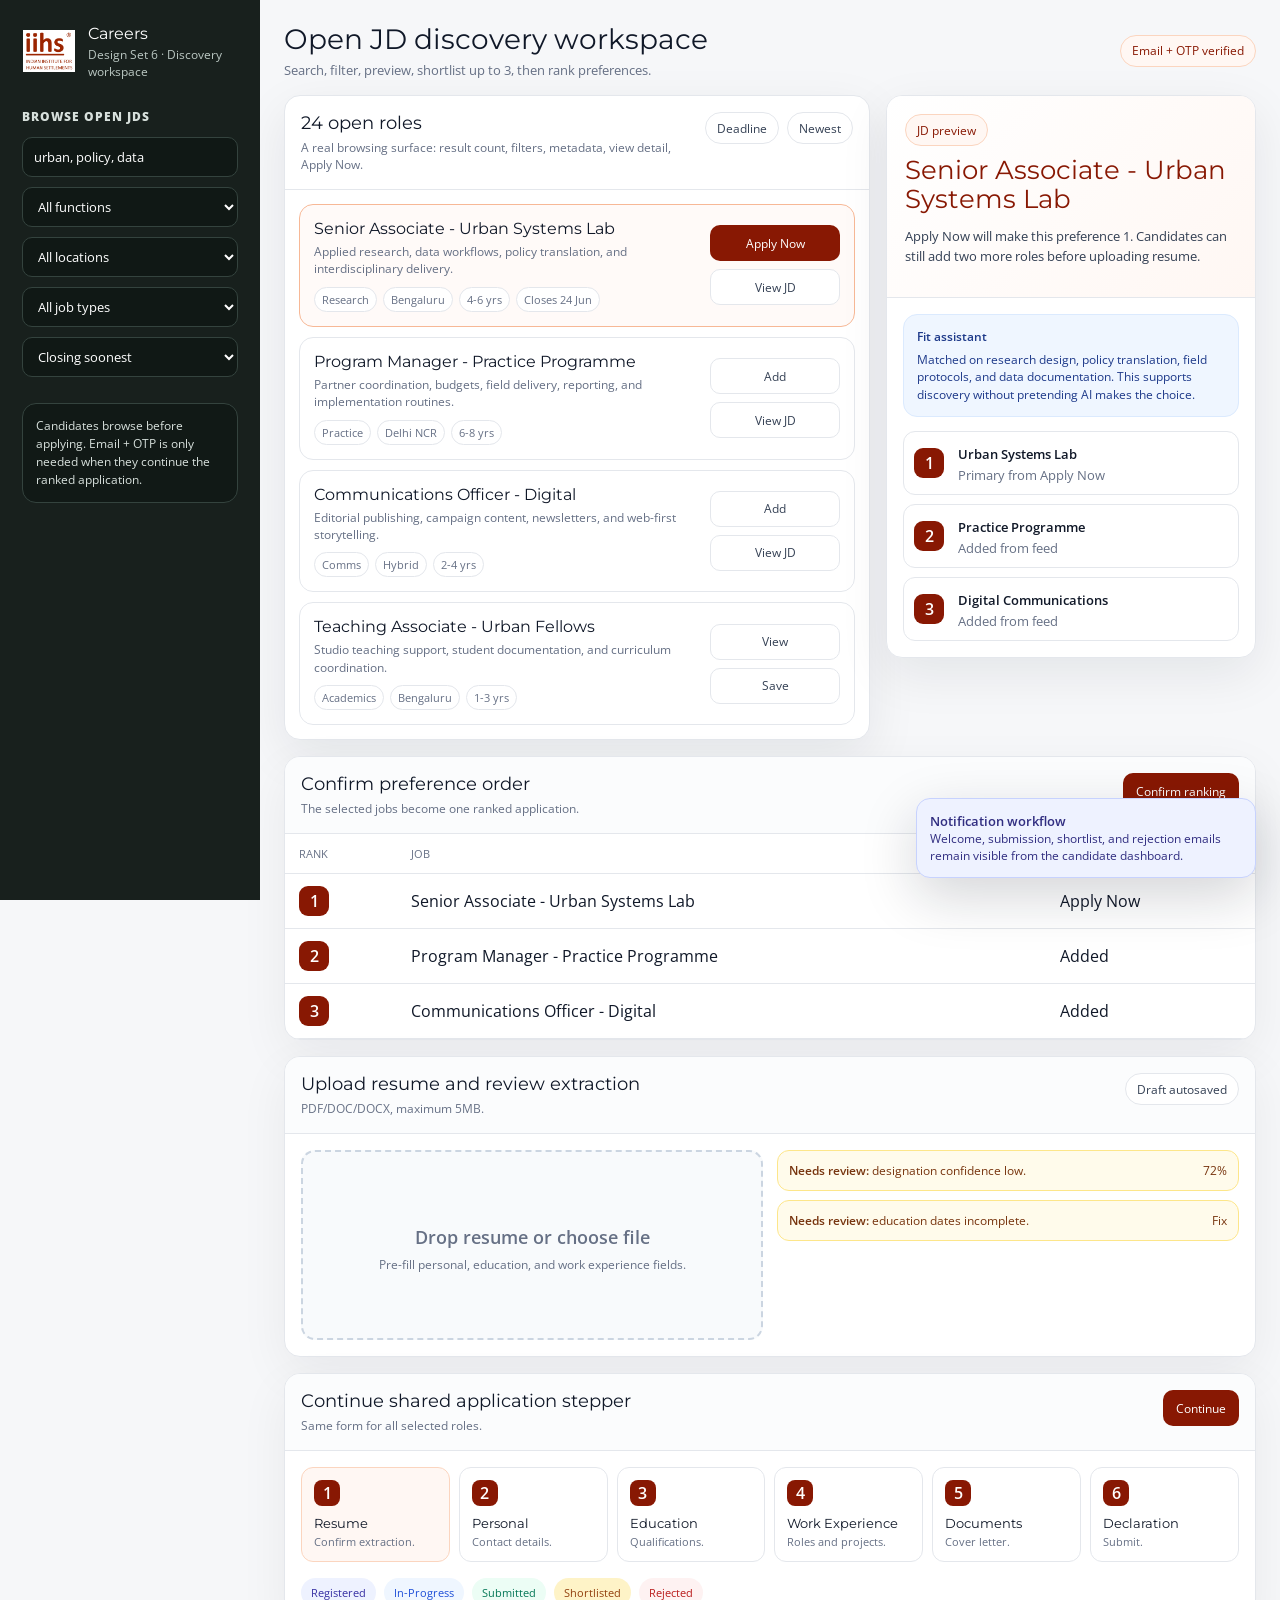
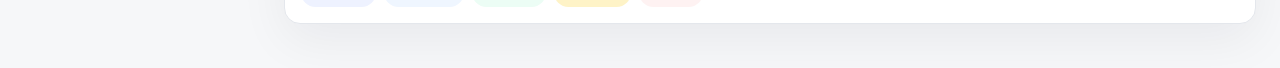
<file: design-set-6.html>
<!doctype html>
<html lang="en">
  <head>
    <meta charset="utf-8">
    <meta name="viewport" content="width=device-width, initial-scale=1">
    <title>IIHS Candidate Flow - Design Set 6</title>
    <link rel="preconnect" href="https://fonts.googleapis.com">
    <link rel="preconnect" href="https://fonts.gstatic.com" crossorigin>
    <link href="https://fonts.googleapis.com/css2?family=Montserrat:wght@400;500;600;700&family=Open+Sans:wght@400;500;600;700;800&display=swap" rel="stylesheet">
    <style>
      :root{--brand:#881803;--orange:#de5a2a;--ink:#101828;--text:#344054;--muted:#667085;--line:#e4e7ec;--soft:#fff7f3;--bg:#f6f7f9;--green:#047857;--blue:#1d4ed8;--amber:#92400e;--red:#b91c1c}*{box-sizing:border-box}body{margin:0;min-width:1180px;background:var(--bg);color:var(--ink);font-family:Inter,ui-sans-serif,system-ui,-apple-system,BlinkMacSystemFont,"Segoe UI",sans-serif;letter-spacing:0}a{text-decoration:none;color:inherit}.app{display:grid;grid-template-columns:290px 1fr;min-height:100vh}.rail{background:#18201d;color:white;padding:22px;position:sticky;top:0;height:100vh}.brand{display:flex;gap:12px;align-items:center}.mark{display:grid;place-items:center;width:42px;height:42px;border-radius:12px;background:var(--brand);font-size:12px;font-weight:850}.brand span span{display:block;color:#bac7c2;font-size:12px;margin-top:2px}.filter-title{margin:28px 0 12px;color:#d7e0dc;font-size:12px;font-weight:800;text-transform:uppercase;letter-spacing:.08em}.rail input,.rail select{width:100%;height:40px;margin-bottom:10px;border:1px solid #34433e;border-radius:10px;background:#101815;color:white;padding:0 11px;font:13px system-ui}.rail .hint{margin-top:16px;border:1px solid #34433e;border-radius:14px;background:#111916;padding:13px;color:#d7e0dc;font-size:12px;line-height:1.5}.main{padding:22px 24px 44px}.top{display:flex;justify-content:space-between;align-items:center;margin-bottom:16px}.top h1{margin:0;font-size:28px;font-weight:650}.top p{margin:5px 0 0;color:var(--muted);font-size:13px}.pill{display:inline-flex;align-items:center;justify-content:center;min-height:32px;border:1px solid var(--line);border-radius:999px;background:white;color:var(--text);padding:0 11px;font-size:12px;font-weight:720}.hot{background:var(--soft);border-color:#fbd5bf;color:var(--brand)}
      .workspace{display:grid;grid-template-columns:minmax(500px,1fr) 420px;gap:16px;align-items:start}.panel{border:1px solid var(--line);border-radius:16px;background:white;box-shadow:0 16px 50px rgba(16,24,40,.08);overflow:hidden}.panel-head{display:flex;justify-content:space-between;gap:14px;align-items:flex-start;border-bottom:1px solid var(--line);padding:16px}.panel-head h2{margin:0;font-size:18px;font-weight:650}.panel-head p{margin:5px 0 0;color:var(--muted);font-size:12px}.sort{display:flex;gap:8px;align-items:center}.btn{display:inline-flex;align-items:center;justify-content:center;min-height:36px;border:1px solid transparent;border-radius:10px;padding:0 12px;font-size:12px;font-weight:760}.primary{background:var(--brand);color:white}.secondary{background:white;border-color:var(--line);color:var(--text)}.soft-btn{background:var(--soft);border-color:#fbd5bf;color:var(--brand)}
      .feed{display:grid;gap:10px;padding:14px}.job{display:grid;grid-template-columns:1fr 130px;gap:14px;border:1px solid var(--line);border-radius:14px;background:white;padding:14px}.job.active{border-color:#f7b896;background:#fffaf8}.job h3{margin:0;font-size:16px;font-weight:650}.job p{margin:5px 0 9px;color:var(--muted);font-size:12px;line-height:1.45}.tags{display:flex;flex-wrap:wrap;gap:6px}.tag{border:1px solid var(--line);border-radius:999px;background:#fff;color:var(--muted);padding:4px 7px;font-size:11px;font-weight:700}.job-actions{display:grid;gap:8px;align-content:center}.preview{position:sticky;top:22px}.preview-cover{padding:18px;background:linear-gradient(135deg,#fff,var(--soft));border-bottom:1px solid var(--line)}.preview-cover h2{margin:10px 0 0;color:var(--brand);font-size:26px;line-height:1.1;font-weight:650}.preview-cover p{color:var(--text);font-size:13px;line-height:1.55}.preview-body{padding:16px;display:grid;gap:14px}.fit{border:1px solid #dbeafe;background:#eff6ff;color:#1e3a8a;border-radius:14px;padding:13px;font-size:12px;line-height:1.45}.fit b{display:block;margin-bottom:5px}.shortlist{display:grid;gap:9px}.shortlist div{display:grid;grid-template-columns:34px 1fr;gap:10px;align-items:center;border:1px solid var(--line);border-radius:12px;padding:10px}.rank{display:grid;place-items:center;width:30px;height:30px;border-radius:9px;background:var(--brand);color:white;font-weight:800}.shortlist strong{font-size:13px}.shortlist small{display:block;color:var(--muted);margin-top:2px}
      .flow{display:grid;gap:16px;margin-top:16px}.stage{border:1px solid var(--line);border-radius:16px;background:white;box-shadow:0 16px 50px rgba(16,24,40,.06);overflow:hidden}.stage-head{display:flex;justify-content:space-between;gap:14px;align-items:flex-start;border-bottom:1px solid var(--line);padding:16px;background:#fbfcfd}.stage-head h2{margin:0;font-size:18px;font-weight:650}.stage-head p{margin:5px 0 0;color:var(--muted);font-size:12px}.rank-table{width:100%;border-collapse:collapse}.rank-table td,.rank-table th{border-bottom:1px solid var(--line);padding:12px 14px;text-align:left}.rank-table th{color:var(--muted);font-size:11px;text-transform:uppercase;letter-spacing:.08em}.upload{display:grid;grid-template-columns:1fr 1fr;gap:14px;padding:16px}.drop{display:grid;place-items:center;min-height:190px;border:2px dashed #cbd5e1;border-radius:14px;background:#f8fafc;text-align:center}.drop b{font-size:18px}.drop span{display:block;color:var(--muted);font-size:12px;margin-top:7px}.flag{display:flex;justify-content:space-between;border:1px solid #fde68a;border-radius:12px;background:#fffbeb;color:#78350f;padding:11px;margin-bottom:9px;font-size:12px}.steps{display:grid;grid-template-columns:repeat(6,1fr);gap:9px;padding:16px}.step{border:1px solid var(--line);border-radius:12px;padding:12px;min-height:92px}.step.active{background:var(--soft);border-color:#fbd5bf}.step b{display:grid;place-items:center;width:26px;height:26px;border-radius:8px;background:var(--brand);color:white}.step h3{font-size:13px;font-weight:650;margin:9px 0 3px}.step p{margin:0;color:var(--muted);font-size:11px}.chips{display:flex;gap:8px;padding:0 16px 16px}.chip{border-radius:999px;padding:7px 10px;font-size:11px;font-weight:750}.registered{background:#eef2ff;color:#3730a3}.progress{background:#eff6ff;color:#1d4ed8}.submitted{background:#ecfdf5;color:#047857}.shortlisted{background:#fef3c7;color:#92400e}.rejected{background:#fef2f2;color:#b91c1c}.toast{position:fixed;right:24px;bottom:22px;width:340px;border:1px solid #c7d2fe;background:#eef2ff;color:#312e81;border-radius:14px;padding:13px;box-shadow:0 18px 55px rgba(16,24,40,.18);font-size:12px}.toast strong{display:block;font-size:13px}@media(max-width:1300px){.app{grid-template-columns:260px 1fr}.workspace{grid-template-columns:1fr 370px}}
/* IIHS careers typography alignment: body Open Sans 400, headings Montserrat 400 */
:root{--iihs-body-font:'Open Sans',Arial,sans-serif;--iihs-heading-font:'Montserrat','Open Sans',Arial,sans-serif}
body,input,select,textarea,button,p,li,td,th,a,span,small,.btn,.pill,.tag,.chip,.deadline,.kicker,.eyebrow{font-family:var(--iihs-body-font)!important;font-weight:400!important;letter-spacing:0!important}
h1,h2,h3,h4,h5,h6,.brand strong,.title,.job-title,.section h2,.head h2,.panel-head h2,.hero h1{font-family:var(--iihs-heading-font)!important;font-weight:400!important;letter-spacing:0!important}
strong,b,.mark,.rank,.num,.section-num,.rank-box,.rank-number,.badge{font-family:var(--iihs-body-font)!important;font-weight:600!important;letter-spacing:0!important}
.nav a,.filter-title{font-family:var(--iihs-body-font)!important;font-weight:800!important;letter-spacing:1px!important}
.btn.primary,.primary{font-weight:400!important}
    .logo-img{display:block;width:54px;height:auto;max-height:42px;object-fit:contain;flex:0 0 auto}
    </style>
  </head>
  <body>
    <div class="app">
      <aside class="rail"><a class="brand" href="#"><img class="logo-img" src="iihs-co-in-logo.jpg" alt="IIHS logo"><span><strong>Careers</strong><span>Design Set 6 · Discovery workspace</span></span></a><div class="filter-title">Browse open JDs</div><input value="urban, policy, data" aria-label="Search jobs"><select><option>All functions</option><option>Research</option><option>Practice</option></select><select><option>All locations</option><option>Bengaluru</option><option>Delhi NCR</option></select><select><option>All job types</option><option>Full-time</option><option>Contract</option></select><select><option>Closing soonest</option></select><div class="hint">Candidates browse before applying. Email + OTP is only needed when they continue the ranked application.</div></aside>
      <main class="main">
        <header class="top"><span><h1>Open JD discovery workspace</h1><p>Search, filter, preview, shortlist up to 3, then rank preferences.</p></span><span class="pill hot">Email + OTP verified</span></header>
        <section class="workspace" aria-label="Browse jobs and preview details">
          <article class="panel"><div class="panel-head"><span><h2>24 open roles</h2><p>A real browsing surface: result count, filters, metadata, view detail, Apply Now.</p></span><span class="sort"><span class="pill">Deadline</span><span class="pill">Newest</span></span></div><div class="feed"><article class="job active"><span><h3>Senior Associate - Urban Systems Lab</h3><p>Applied research, data workflows, policy translation, and interdisciplinary delivery.</p><span class="tags"><b class="tag">Research</b><b class="tag">Bengaluru</b><b class="tag">4-6 yrs</b><b class="tag">Closes 24 Jun</b></span></span><span class="job-actions"><a class="btn primary" href="#rank">Apply Now</a><a class="btn secondary" href="#">View JD</a></span></article><article class="job"><span><h3>Program Manager - Practice Programme</h3><p>Partner coordination, budgets, field delivery, reporting, and implementation routines.</p><span class="tags"><b class="tag">Practice</b><b class="tag">Delhi NCR</b><b class="tag">6-8 yrs</b></span></span><span class="job-actions"><a class="btn secondary" href="#rank">Add</a><a class="btn secondary" href="#">View JD</a></span></article><article class="job"><span><h3>Communications Officer - Digital</h3><p>Editorial publishing, campaign content, newsletters, and web-first storytelling.</p><span class="tags"><b class="tag">Comms</b><b class="tag">Hybrid</b><b class="tag">2-4 yrs</b></span></span><span class="job-actions"><a class="btn secondary" href="#rank">Add</a><a class="btn secondary" href="#">View JD</a></span></article><article class="job"><span><h3>Teaching Associate - Urban Fellows</h3><p>Studio teaching support, student documentation, and curriculum coordination.</p><span class="tags"><b class="tag">Academics</b><b class="tag">Bengaluru</b><b class="tag">1-3 yrs</b></span></span><span class="job-actions"><a class="btn secondary" href="#">View</a><a class="btn secondary" href="#">Save</a></span></article></div></article>
          <aside class="panel preview"><div class="preview-cover"><span class="pill hot">JD preview</span><h2>Senior Associate - Urban Systems Lab</h2><p>Apply Now will make this preference 1. Candidates can still add two more roles before uploading resume.</p></div><div class="preview-body"><div class="fit"><b>Fit assistant</b>Matched on research design, policy translation, field protocols, and data documentation. This supports discovery without pretending AI makes the choice.</div><div class="shortlist"><div><b class="rank">1</b><span><strong>Urban Systems Lab</strong><small>Primary from Apply Now</small></span></div><div><b class="rank">2</b><span><strong>Practice Programme</strong><small>Added from feed</small></span></div><div><b class="rank">3</b><span><strong>Digital Communications</strong><small>Added from feed</small></span></div></div></div></aside>
        </section>
        <section id="rank" class="flow"><article class="stage"><div class="stage-head"><span><h2>Confirm preference order</h2><p>The selected jobs become one ranked application.</p></span><a class="btn primary" href="#resume">Confirm ranking</a></div><table class="rank-table"><thead><tr><th>Rank</th><th>Job</th><th>Source</th></tr></thead><tbody><tr><td><b class="rank">1</b></td><td>Senior Associate - Urban Systems Lab</td><td>Apply Now</td></tr><tr><td><b class="rank">2</b></td><td>Program Manager - Practice Programme</td><td>Added</td></tr><tr><td><b class="rank">3</b></td><td>Communications Officer - Digital</td><td>Added</td></tr></tbody></table></article><article id="resume" class="stage"><div class="stage-head"><span><h2>Upload resume and review extraction</h2><p>PDF/DOC/DOCX, maximum 5MB.</p></span><span class="pill">Draft autosaved</span></div><div class="upload"><div class="drop"><span><b>Drop resume or choose file</b><span>Pre-fill personal, education, and work experience fields.</span></span></div><div><div class="flag"><span><b>Needs review:</b> designation confidence low.</span><span>72%</span></div><div class="flag"><span><b>Needs review:</b> education dates incomplete.</span><span>Fix</span></div></div></div></article><article class="stage"><div class="stage-head"><span><h2>Continue shared application stepper</h2><p>Same form for all selected roles.</p></span><a class="btn primary" href="#">Continue</a></div><div class="steps"><article class="step active"><b>1</b><h3>Resume</h3><p>Confirm extraction.</p></article><article class="step"><b>2</b><h3>Personal</h3><p>Contact details.</p></article><article class="step"><b>3</b><h3>Education</h3><p>Qualifications.</p></article><article class="step"><b>4</b><h3>Work Experience</h3><p>Roles and projects.</p></article><article class="step"><b>5</b><h3>Documents</h3><p>Cover letter.</p></article><article class="step"><b>6</b><h3>Declaration</h3><p>Submit.</p></article></div><div class="chips"><span class="chip registered">Registered</span><span class="chip progress">In-Progress</span><span class="chip submitted">Submitted</span><span class="chip shortlisted">Shortlisted</span><span class="chip rejected">Rejected</span></div></article></section>
      </main>
    </div>
    <aside class="toast"><strong>Notification workflow</strong> Welcome, submission, shortlist, and rejection emails remain visible from the candidate dashboard.</aside>
  </body>
</html>
</file>
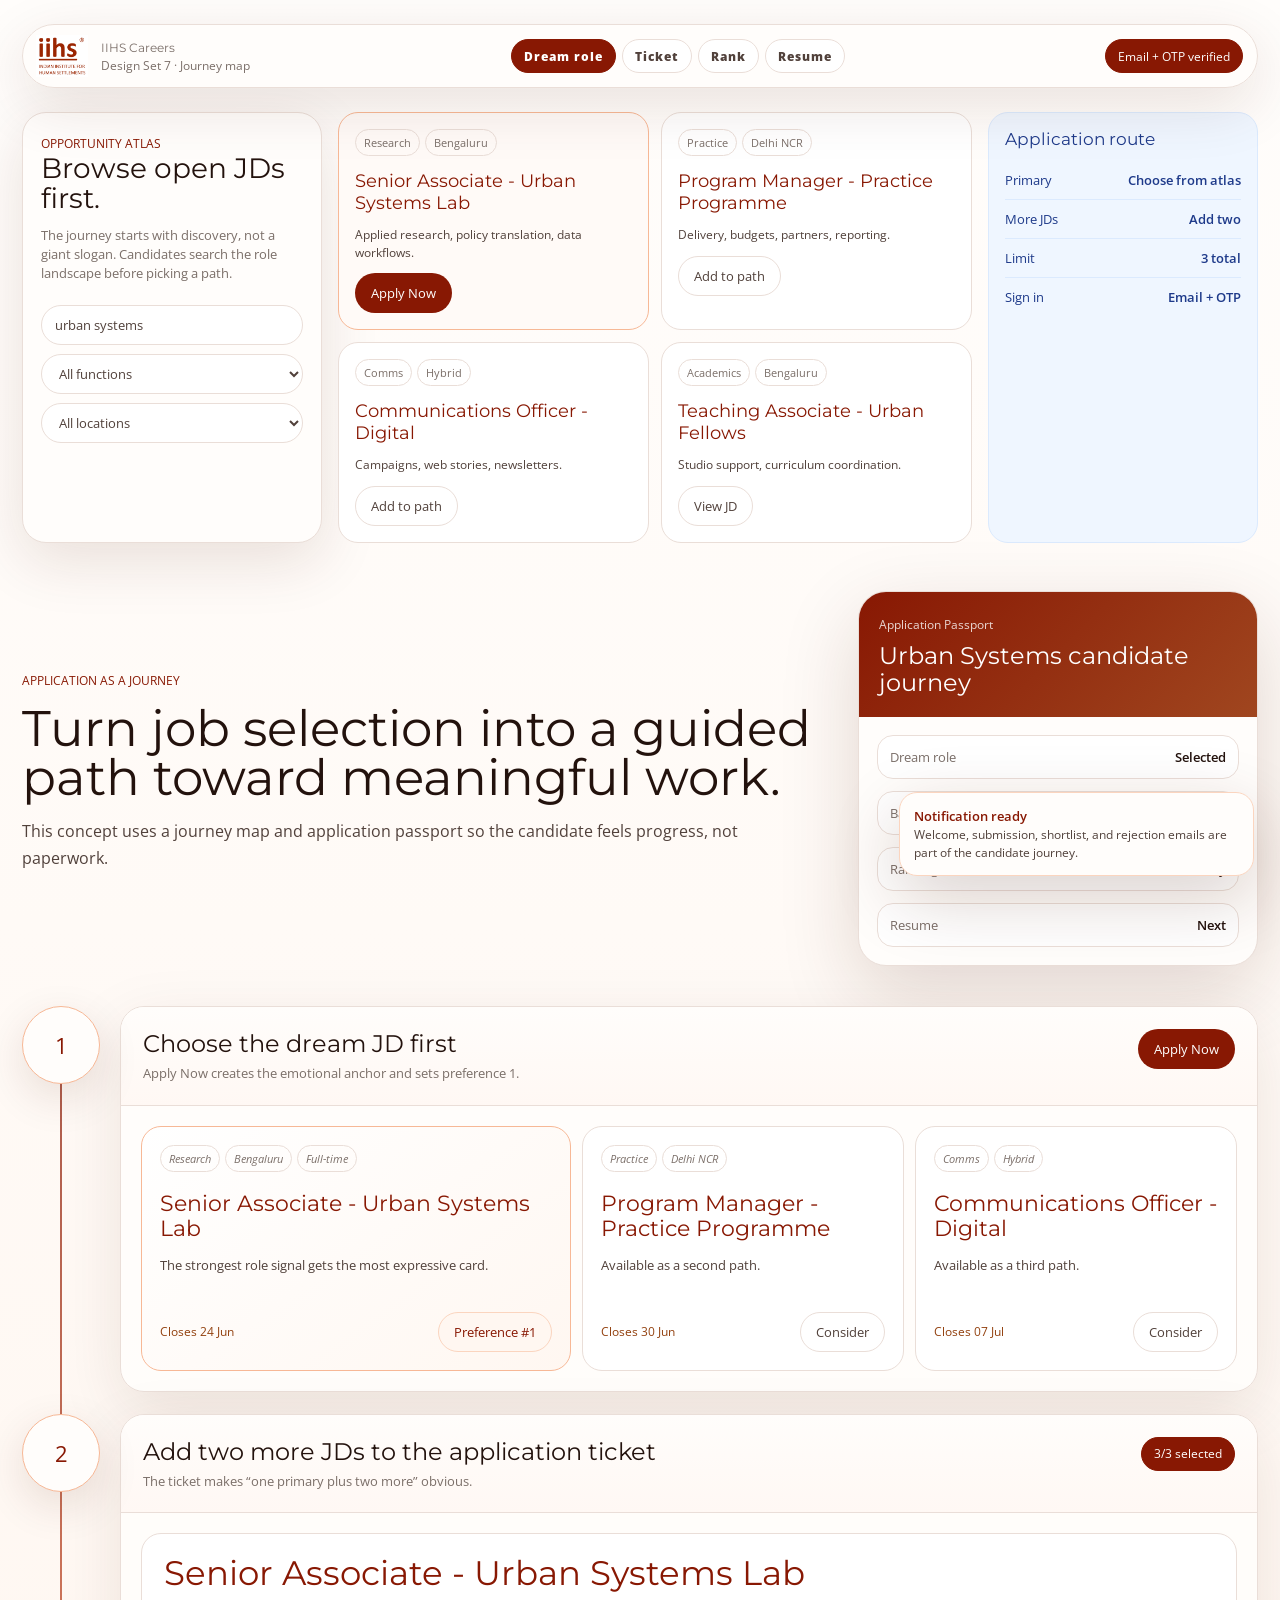
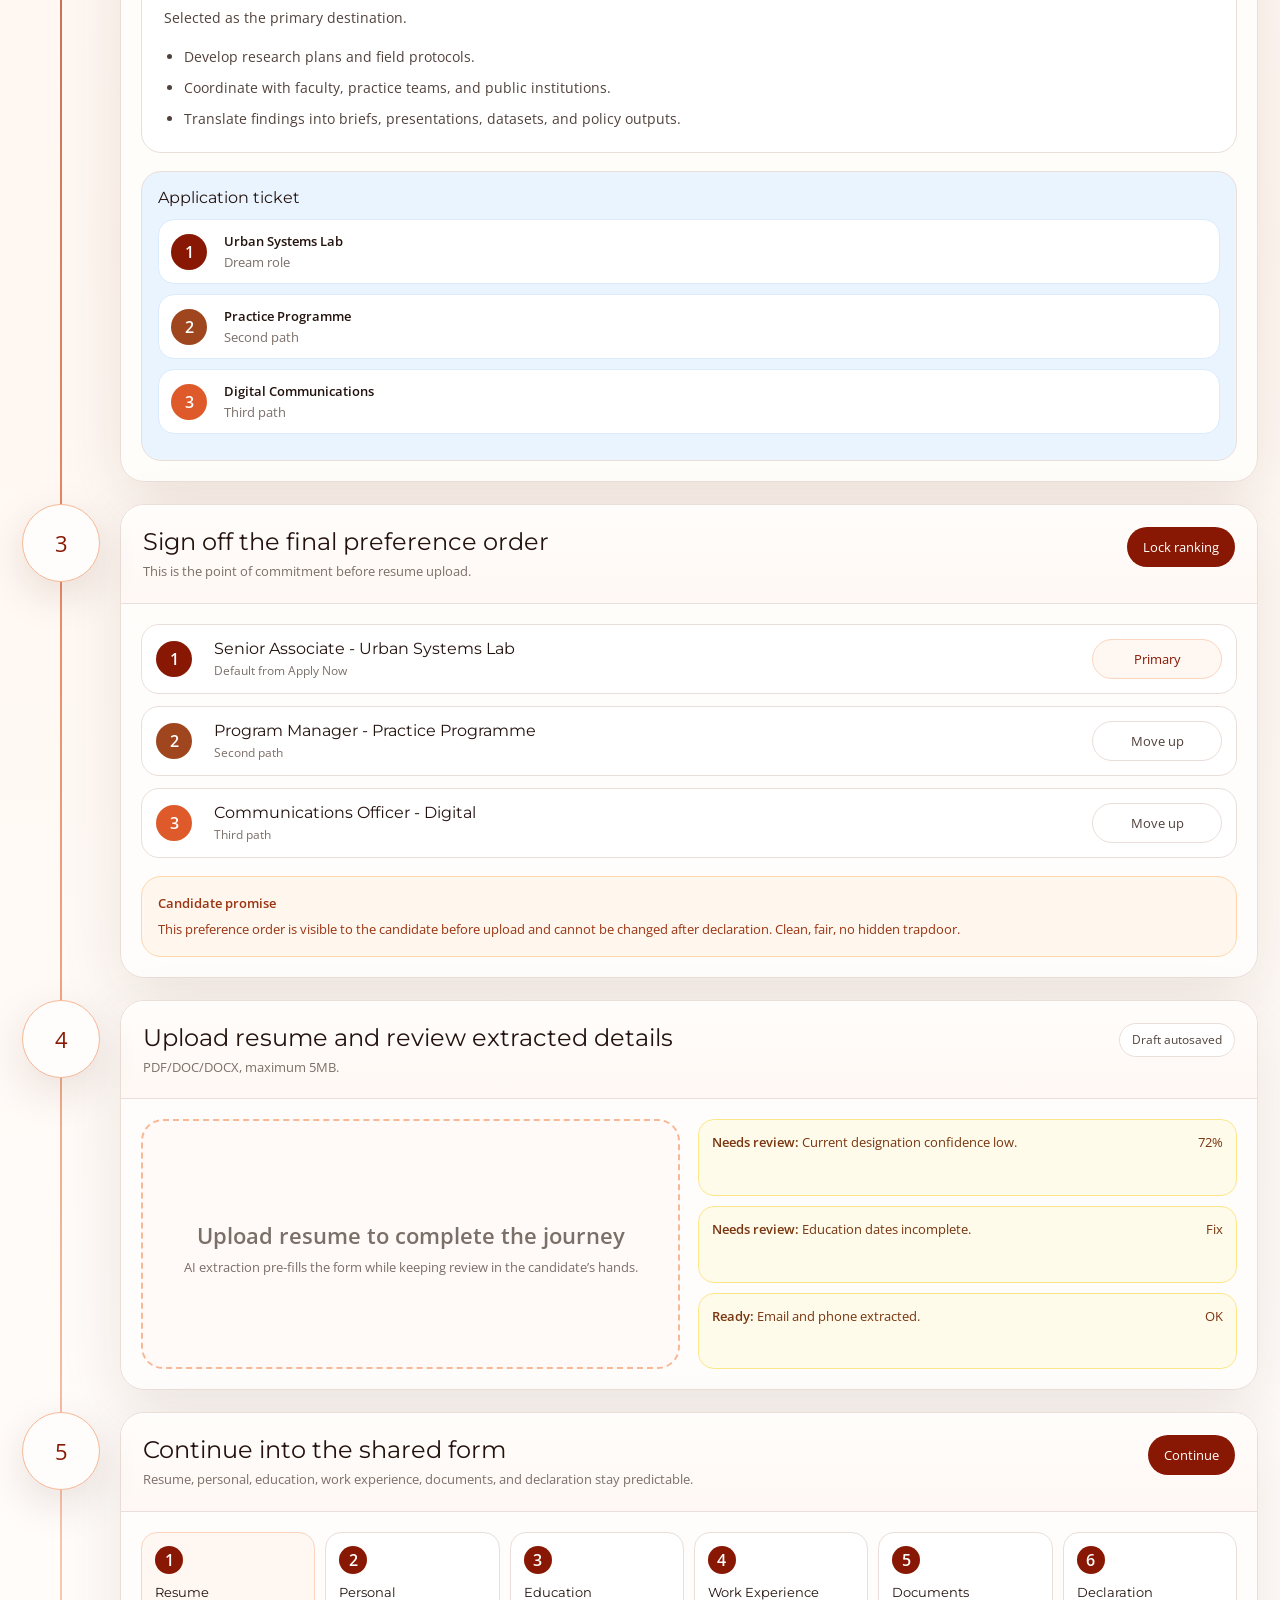
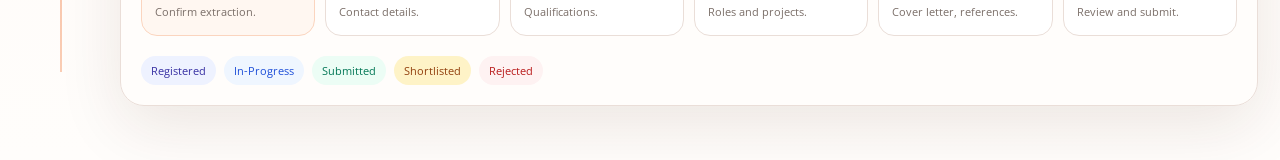
<file: design-set-7.html>
<!doctype html>
<html lang="en">
  <head>
    <meta charset="utf-8">
    <meta name="viewport" content="width=device-width, initial-scale=1">
    <title>IIHS Candidate Flow - Design Set 7</title>
    <link rel="preconnect" href="https://fonts.googleapis.com">
    <link rel="preconnect" href="https://fonts.gstatic.com" crossorigin>
    <link href="https://fonts.googleapis.com/css2?family=Montserrat:wght@400;500;600;700&family=Open+Sans:wght@400;500;600;700;800&display=swap" rel="stylesheet">
    <style>
      :root{--brand:#881803;--orange:#de5a2a;--coral:#ed7142;--cream:#fff7f1;--paper:#fffdfb;--ink:#23120d;--text:#51413b;--muted:#7b6f69;--line:#eaded8;--sky:#eaf4ff;--green:#047857;--amber:#92400e;--red:#b91c1c;--blue:#1d4ed8}*{box-sizing:border-box}body{margin:0;min-width:1180px;background:linear-gradient(180deg,#fffdfb 0%,#fff7f1 55%,#fffdfb 100%);color:var(--ink);font-family:ui-sans-serif,system-ui,-apple-system,BlinkMacSystemFont,"Segoe UI",sans-serif;letter-spacing:0}a{text-decoration:none;color:inherit}.wrap{max-width:1400px;margin:0 auto;padding:24px 30px 54px}.top{display:flex;align-items:center;justify-content:space-between;border:1px solid var(--line);border-radius:999px;background:rgba(255,253,251,.9);backdrop-filter:blur(18px);padding:10px 14px 10px 12px;position:sticky;top:16px;z-index:5;box-shadow:0 18px 60px rgba(71,27,11,.12)}.brand{display:flex;align-items:center;gap:12px}.mark{display:grid;place-items:center;width:42px;height:42px;border-radius:50%;background:var(--brand);color:white;font-size:12px;font-weight:850}.brand strong{display:block}.brand span{display:block;margin-top:2px;color:var(--muted);font-size:12px}.nav{display:flex;gap:6px}.nav a,.pill{display:inline-flex;align-items:center;justify-content:center;min-height:34px;border:1px solid var(--line);border-radius:999px;background:white;color:var(--text);padding:0 12px;font-size:12px;font-weight:720}.nav a.active,.pill.hot{background:var(--brand);border-color:var(--brand);color:white}
      .hero{display:grid;grid-template-columns:1fr 460px;gap:30px;align-items:center;padding:48px 0 30px}.kicker{color:var(--brand);font-size:12px;font-weight:850;text-transform:uppercase;letter-spacing:.08em}h1{margin:14px 0 0;max-width:850px;font-size:58px;line-height:.98;font-weight:620}.hero p{max-width:760px;color:var(--text);font-size:16px;line-height:1.7}.passport{border:1px solid var(--line);border-radius:28px;background:var(--paper);box-shadow:0 26px 80px rgba(71,27,11,.16);overflow:hidden}.passport-top{padding:20px;background:linear-gradient(135deg,var(--brand),#a0461f);color:white}.passport-top span{font-size:12px;opacity:.82}.passport-top h2{font-size:24px;line-height:1.15;margin:8px 0 0;font-weight:650}.passport-body{display:grid;gap:12px;padding:18px}.stamp{display:flex;justify-content:space-between;align-items:center;border:1px solid var(--line);border-radius:16px;background:white;padding:12px;color:var(--muted);font-size:13px}.stamp strong{color:var(--ink)}
      .map{position:relative;display:grid;gap:22px;margin-top:10px}.map:before{content:"";position:absolute;left:38px;top:34px;bottom:34px;width:2px;background:linear-gradient(var(--brand),var(--orange),#f7b896);opacity:.7}.stage{position:relative;display:grid;grid-template-columns:80px 1fr;gap:18px}.marker{z-index:1;display:grid;place-items:center;width:78px;height:78px;border:1px solid #f7b896;border-radius:50%;background:var(--paper);box-shadow:0 14px 44px rgba(71,27,11,.12);color:var(--brand);font-size:22px;font-weight:750}.card{border:1px solid var(--line);border-radius:24px;background:rgba(255,253,251,.96);box-shadow:0 20px 65px rgba(71,27,11,.10);overflow:hidden}.head{display:flex;justify-content:space-between;align-items:flex-start;gap:18px;border-bottom:1px solid var(--line);padding:22px;background:linear-gradient(180deg,#fffdfb,#fff8f4)}.head h2{margin:0;font-size:24px;font-weight:650}.head p{margin:6px 0 0;color:var(--muted);font-size:13px;line-height:1.45}.btn{display:inline-flex;align-items:center;justify-content:center;min-height:40px;border:1px solid transparent;border-radius:999px;padding:0 15px;font-size:13px;font-weight:760}.primary{background:var(--brand);color:white}.secondary{background:white;border-color:var(--line);color:var(--text)}.soft-btn{background:var(--cream);border-color:#fbd5bf;color:var(--brand)}
      .dream-grid{display:grid;grid-template-columns:1.2fr .9fr .9fr;gap:16px;padding:20px}.dream{border:1px solid var(--line);border-radius:20px;background:white;padding:18px;min-height:245px;display:flex;flex-direction:column}.dream.main{border-color:#f7b896;background:linear-gradient(145deg,#fff,var(--cream))}.tag{display:inline-flex;align-items:center;border:1px solid var(--line);border-radius:999px;color:var(--muted);padding:5px 8px;margin:0 5px 7px 0;font-size:11px;font-weight:720}.dream h3{font-size:22px;line-height:1.17;margin:12px 0 0;font-weight:650;color:var(--brand)}.dream p{color:var(--text);font-size:13px;line-height:1.55}.dream-foot{display:flex;justify-content:space-between;align-items:center;margin-top:auto}.deadline{color:var(--amber);font-size:12px;font-weight:750}
      .story{display:grid;grid-template-columns:1fr 380px;gap:18px;padding:20px}.jd{border:1px solid var(--line);border-radius:20px;background:white;padding:22px}.jd h3{margin:0;color:var(--brand);font-size:34px;line-height:1.05;font-weight:650}.jd p,.jd li{color:var(--text);font-size:14px;line-height:1.65}.jd ul{display:grid;gap:8px;margin:16px 0 0;padding-left:20px}.ticket{border:1px solid var(--line);border-radius:20px;background:var(--sky);padding:16px}.ticket h3{margin:0 0 12px;font-size:16px;font-weight:650}.ticket-row{display:grid;grid-template-columns:42px 1fr;gap:11px;align-items:center;border:1px solid #dbeafe;border-radius:16px;background:white;padding:12px;margin-bottom:10px}.rank{display:grid;place-items:center;width:36px;height:36px;border-radius:50%;background:var(--brand);color:white;font-weight:800}.rank.two{background:#a0461f}.rank.three{background:var(--orange)}.ticket strong{display:block;font-size:13px}.ticket small{display:block;color:var(--muted);margin-top:3px}
      .rank-board{display:grid;grid-template-columns:1fr 320px;gap:18px;padding:20px}.rank-list{display:grid;gap:12px}.rank-item{display:grid;grid-template-columns:46px 1fr 130px;gap:12px;align-items:center;border:1px solid var(--line);border-radius:18px;background:white;padding:14px}.rank-item h3{margin:0;font-size:16px;font-weight:650}.rank-item p{margin:4px 0 0;color:var(--muted);font-size:12px}.promise{border:1px solid #fed7aa;border-radius:20px;background:#fff7ed;color:#9a3412;padding:16px;font-size:13px;line-height:1.55}.promise b{display:block;margin-bottom:6px}
      .resume{display:grid;grid-template-columns:1fr 1fr;gap:18px;padding:20px}.drop{display:grid;place-items:center;min-height:250px;border:2px dashed #f7b896;border-radius:22px;background:#fffaf7;text-align:center}.drop b{display:block;font-size:22px;font-weight:650}.drop span{display:block;color:var(--muted);font-size:13px;margin-top:8px}.flags{display:grid;gap:10px}.flag{display:flex;justify-content:space-between;gap:12px;border:1px solid #fde68a;border-radius:16px;background:#fffbeb;color:#78350f;padding:13px;font-size:13px}.steps{display:grid;grid-template-columns:repeat(6,1fr);gap:10px;padding:20px}.step{border:1px solid var(--line);border-radius:16px;background:white;min-height:104px;padding:13px}.step.active{background:var(--cream);border-color:#fbd5bf}.step b{display:grid;place-items:center;width:28px;height:28px;border-radius:50%;background:var(--brand);color:white}.step h3{font-size:13px;font-weight:650;margin:10px 0 4px}.step p{margin:0;color:var(--muted);font-size:11px;line-height:1.4}.chips{display:flex;gap:8px;padding:0 20px 20px}.chip{border-radius:999px;padding:7px 10px;font-size:11px;font-weight:750}.registered{background:#eef2ff;color:#3730a3}.progress{background:#eff6ff;color:#1d4ed8}.submitted{background:#ecfdf5;color:#047857}.shortlisted{background:#fef3c7;color:#92400e}.rejected{background:#fef2f2;color:#b91c1c}.toast{position:fixed;right:26px;bottom:24px;width:355px;border:1px solid #fbd5bf;background:#fffdfb;color:var(--text);border-radius:18px;box-shadow:0 22px 70px rgba(71,27,11,.20);padding:14px;font-size:12px;line-height:1.45}.toast strong{display:block;color:var(--brand);font-size:13px}
      .atlas{display:grid;grid-template-columns:330px 1fr 300px;gap:16px;margin-top:24px}.atlas-panel{border:1px solid var(--line);border-radius:24px;background:var(--paper);box-shadow:0 18px 60px rgba(71,27,11,.12);padding:18px}.atlas-panel h1{font-size:28px;line-height:1.08;margin:0 0 10px;font-weight:650}.atlas-panel p{color:var(--muted);font-size:13px;line-height:1.45}.atlas-panel input,.atlas-panel select{width:100%;height:40px;margin-top:9px;border:1px solid var(--line);border-radius:999px;background:white;padding:0 13px;color:var(--text);font:13px system-ui}.atlas-board{display:grid;grid-template-columns:repeat(2,1fr);gap:12px}.atlas-job{border:1px solid var(--line);border-radius:20px;background:white;padding:16px}.atlas-job.active{border-color:#f7b896;background:#fffaf7}.atlas-job h3{margin:8px 0;color:var(--brand);font-size:18px;line-height:1.2;font-weight:650}.atlas-job p{color:var(--text);font-size:12px;line-height:1.45}.route-card{border:1px solid #dbeafe;border-radius:20px;background:#eff6ff;padding:16px;color:#1e3a8a}.route-card h2{font-size:17px;margin:0 0 12px}.route-card div{display:flex;justify-content:space-between;border-bottom:1px solid #dbeafe;padding:10px 0;font-size:13px}.route-card div:last-child{border:0}
      @media(max-width:1300px){.wrap{padding-left:22px;padding-right:22px}.hero{grid-template-columns:1fr 400px}h1{font-size:50px}.story,.rank-board{grid-template-columns:1fr}.dream-grid{gap:11px}.atlas{grid-template-columns:300px 1fr 270px}}
/* IIHS careers typography alignment: body Open Sans 400, headings Montserrat 400 */
:root{--iihs-body-font:'Open Sans',Arial,sans-serif;--iihs-heading-font:'Montserrat','Open Sans',Arial,sans-serif}
body,input,select,textarea,button,p,li,td,th,a,span,small,.btn,.pill,.tag,.chip,.deadline,.kicker,.eyebrow{font-family:var(--iihs-body-font)!important;font-weight:400!important;letter-spacing:0!important}
h1,h2,h3,h4,h5,h6,.brand strong,.title,.job-title,.section h2,.head h2,.panel-head h2,.hero h1{font-family:var(--iihs-heading-font)!important;font-weight:400!important;letter-spacing:0!important}
strong,b,.mark,.rank,.num,.section-num,.rank-box,.rank-number,.badge{font-family:var(--iihs-body-font)!important;font-weight:600!important;letter-spacing:0!important}
.nav a,.filter-title{font-family:var(--iihs-body-font)!important;font-weight:800!important;letter-spacing:1px!important}
.btn.primary,.primary{font-weight:400!important}
    .logo-img{display:block;width:54px;height:auto;max-height:42px;object-fit:contain;flex:0 0 auto}
    </style>
  </head>
  <body>
    <div class="wrap">
      <header class="top"><a class="brand" href="#"><img class="logo-img" src="iihs-co-in-logo.jpg" alt="IIHS logo"><span><strong>IIHS Careers</strong><span>Design Set 7 · Journey map</span></span></a><nav class="nav"><a class="active" href="#dream">Dream role</a><a href="#ticket">Ticket</a><a href="#rank">Rank</a><a href="#resume">Resume</a></nav><span class="pill hot">Email + OTP verified</span></header>
      <section class="atlas" aria-label="Opportunity atlas">
        <aside class="atlas-panel"><span class="kicker">Opportunity atlas</span><h1>Browse open JDs first.</h1><p>The journey starts with discovery, not a giant slogan. Candidates search the role landscape before picking a path.</p><input value="urban systems" aria-label="Search"><select><option>All functions</option><option>Research</option></select><select><option>All locations</option><option>Bengaluru</option></select></aside>
        <div class="atlas-board"><article class="atlas-job active"><span class="tag">Research</span><span class="tag">Bengaluru</span><h3>Senior Associate - Urban Systems Lab</h3><p>Applied research, policy translation, data workflows.</p><a class="btn primary" href="#dream">Apply Now</a></article><article class="atlas-job"><span class="tag">Practice</span><span class="tag">Delhi NCR</span><h3>Program Manager - Practice Programme</h3><p>Delivery, budgets, partners, reporting.</p><a class="btn secondary" href="#ticket">Add to path</a></article><article class="atlas-job"><span class="tag">Comms</span><span class="tag">Hybrid</span><h3>Communications Officer - Digital</h3><p>Campaigns, web stories, newsletters.</p><a class="btn secondary" href="#ticket">Add to path</a></article><article class="atlas-job"><span class="tag">Academics</span><span class="tag">Bengaluru</span><h3>Teaching Associate - Urban Fellows</h3><p>Studio support, curriculum coordination.</p><a class="btn secondary" href="#dream">View JD</a></article></div>
        <aside class="route-card"><h2>Application route</h2><div><span>Primary</span><strong>Choose from atlas</strong></div><div><span>More JDs</span><strong>Add two</strong></div><div><span>Limit</span><strong>3 total</strong></div><div><span>Sign in</span><strong>Email + OTP</strong></div></aside>
      </section>
      <section class="hero"><div><span class="kicker">Application as a journey</span><h1>Turn job selection into a guided path toward meaningful work.</h1><p>This concept uses a journey map and application passport so the candidate feels progress, not paperwork.</p></div><aside class="passport"><div class="passport-top"><span>Application Passport</span><h2>Urban Systems candidate journey</h2></div><div class="passport-body"><div class="stamp"><span>Dream role</span><strong>Selected</strong></div><div class="stamp"><span>Backup paths</span><strong>2 added</strong></div><div class="stamp"><span>Ranking</span><strong>Ready</strong></div><div class="stamp"><span>Resume</span><strong>Next</strong></div></div></aside></section>
      <div class="map">
        <section id="dream" class="stage"><span class="marker">1</span><article class="card"><div class="head"><span><h2>Choose the dream JD first</h2><p>Apply Now creates the emotional anchor and sets preference 1.</p></span><a class="btn primary" href="#ticket">Apply Now</a></div><div class="dream-grid"><article class="dream main"><span><i class="tag">Research</i><i class="tag">Bengaluru</i><i class="tag">Full-time</i></span><h3>Senior Associate - Urban Systems Lab</h3><p>The strongest role signal gets the most expressive card.</p><div class="dream-foot"><span class="deadline">Closes 24 Jun</span><span class="btn soft-btn">Preference #1</span></div></article><article class="dream"><span><i class="tag">Practice</i><i class="tag">Delhi NCR</i></span><h3>Program Manager - Practice Programme</h3><p>Available as a second path.</p><div class="dream-foot"><span class="deadline">Closes 30 Jun</span><span class="btn secondary">Consider</span></div></article><article class="dream"><span><i class="tag">Comms</i><i class="tag">Hybrid</i></span><h3>Communications Officer - Digital</h3><p>Available as a third path.</p><div class="dream-foot"><span class="deadline">Closes 07 Jul</span><span class="btn secondary">Consider</span></div></article></div></article></section>
        <section id="ticket" class="stage"><span class="marker">2</span><article class="card"><div class="head"><span><h2>Add two more JDs to the application ticket</h2><p>The ticket makes “one primary plus two more” obvious.</p></span><span class="pill hot">3/3 selected</span></div><div class="story"><article class="jd"><h3>Senior Associate - Urban Systems Lab</h3><p>Selected as the primary destination.</p><ul><li>Develop research plans and field protocols.</li><li>Coordinate with faculty, practice teams, and public institutions.</li><li>Translate findings into briefs, presentations, datasets, and policy outputs.</li></ul></article><aside class="ticket"><h3>Application ticket</h3><div class="ticket-row"><b class="rank">1</b><span><strong>Urban Systems Lab</strong><small>Dream role</small></span></div><div class="ticket-row"><b class="rank two">2</b><span><strong>Practice Programme</strong><small>Second path</small></span></div><div class="ticket-row"><b class="rank three">3</b><span><strong>Digital Communications</strong><small>Third path</small></span></div></aside></div></article></section>
        <section id="rank" class="stage"><span class="marker">3</span><article class="card"><div class="head"><span><h2>Sign off the final preference order</h2><p>This is the point of commitment before resume upload.</p></span><a class="btn primary" href="#resume">Lock ranking</a></div><div class="rank-board"><div class="rank-list"><article class="rank-item"><b class="rank">1</b><span><h3>Senior Associate - Urban Systems Lab</h3><p>Default from Apply Now</p></span><span class="btn soft-btn">Primary</span></article><article class="rank-item"><b class="rank two">2</b><span><h3>Program Manager - Practice Programme</h3><p>Second path</p></span><span class="btn secondary">Move up</span></article><article class="rank-item"><b class="rank three">3</b><span><h3>Communications Officer - Digital</h3><p>Third path</p></span><span class="btn secondary">Move up</span></article></div><aside class="promise"><b>Candidate promise</b>This preference order is visible to the candidate before upload and cannot be changed after declaration. Clean, fair, no hidden trapdoor.</aside></div></article></section>
        <section id="resume" class="stage"><span class="marker">4</span><article class="card"><div class="head"><span><h2>Upload resume and review extracted details</h2><p>PDF/DOC/DOCX, maximum 5MB.</p></span><span class="pill">Draft autosaved</span></div><div class="resume"><div class="drop"><span><b>Upload resume to complete the journey</b><span>AI extraction pre-fills the form while keeping review in the candidate’s hands.</span></span></div><div class="flags"><div class="flag"><span><b>Needs review:</b> Current designation confidence low.</span><span>72%</span></div><div class="flag"><span><b>Needs review:</b> Education dates incomplete.</span><span>Fix</span></div><div class="flag"><span><b>Ready:</b> Email and phone extracted.</span><span>OK</span></div></div></div></article></section>
        <section class="stage"><span class="marker">5</span><article class="card"><div class="head"><span><h2>Continue into the shared form</h2><p>Resume, personal, education, work experience, documents, and declaration stay predictable.</p></span><a class="btn primary" href="#">Continue</a></div><div class="steps"><article class="step active"><b>1</b><h3>Resume</h3><p>Confirm extraction.</p></article><article class="step"><b>2</b><h3>Personal</h3><p>Contact details.</p></article><article class="step"><b>3</b><h3>Education</h3><p>Qualifications.</p></article><article class="step"><b>4</b><h3>Work Experience</h3><p>Roles and projects.</p></article><article class="step"><b>5</b><h3>Documents</h3><p>Cover letter, references.</p></article><article class="step"><b>6</b><h3>Declaration</h3><p>Review and submit.</p></article></div><div class="chips"><span class="chip registered">Registered</span><span class="chip progress">In-Progress</span><span class="chip submitted">Submitted</span><span class="chip shortlisted">Shortlisted</span><span class="chip rejected">Rejected</span></div></article></section>
      </div>
    </div>
    <aside class="toast"><strong>Notification ready</strong> Welcome, submission, shortlist, and rejection emails are part of the candidate journey.</aside>
  </body>
</html>
</file>
